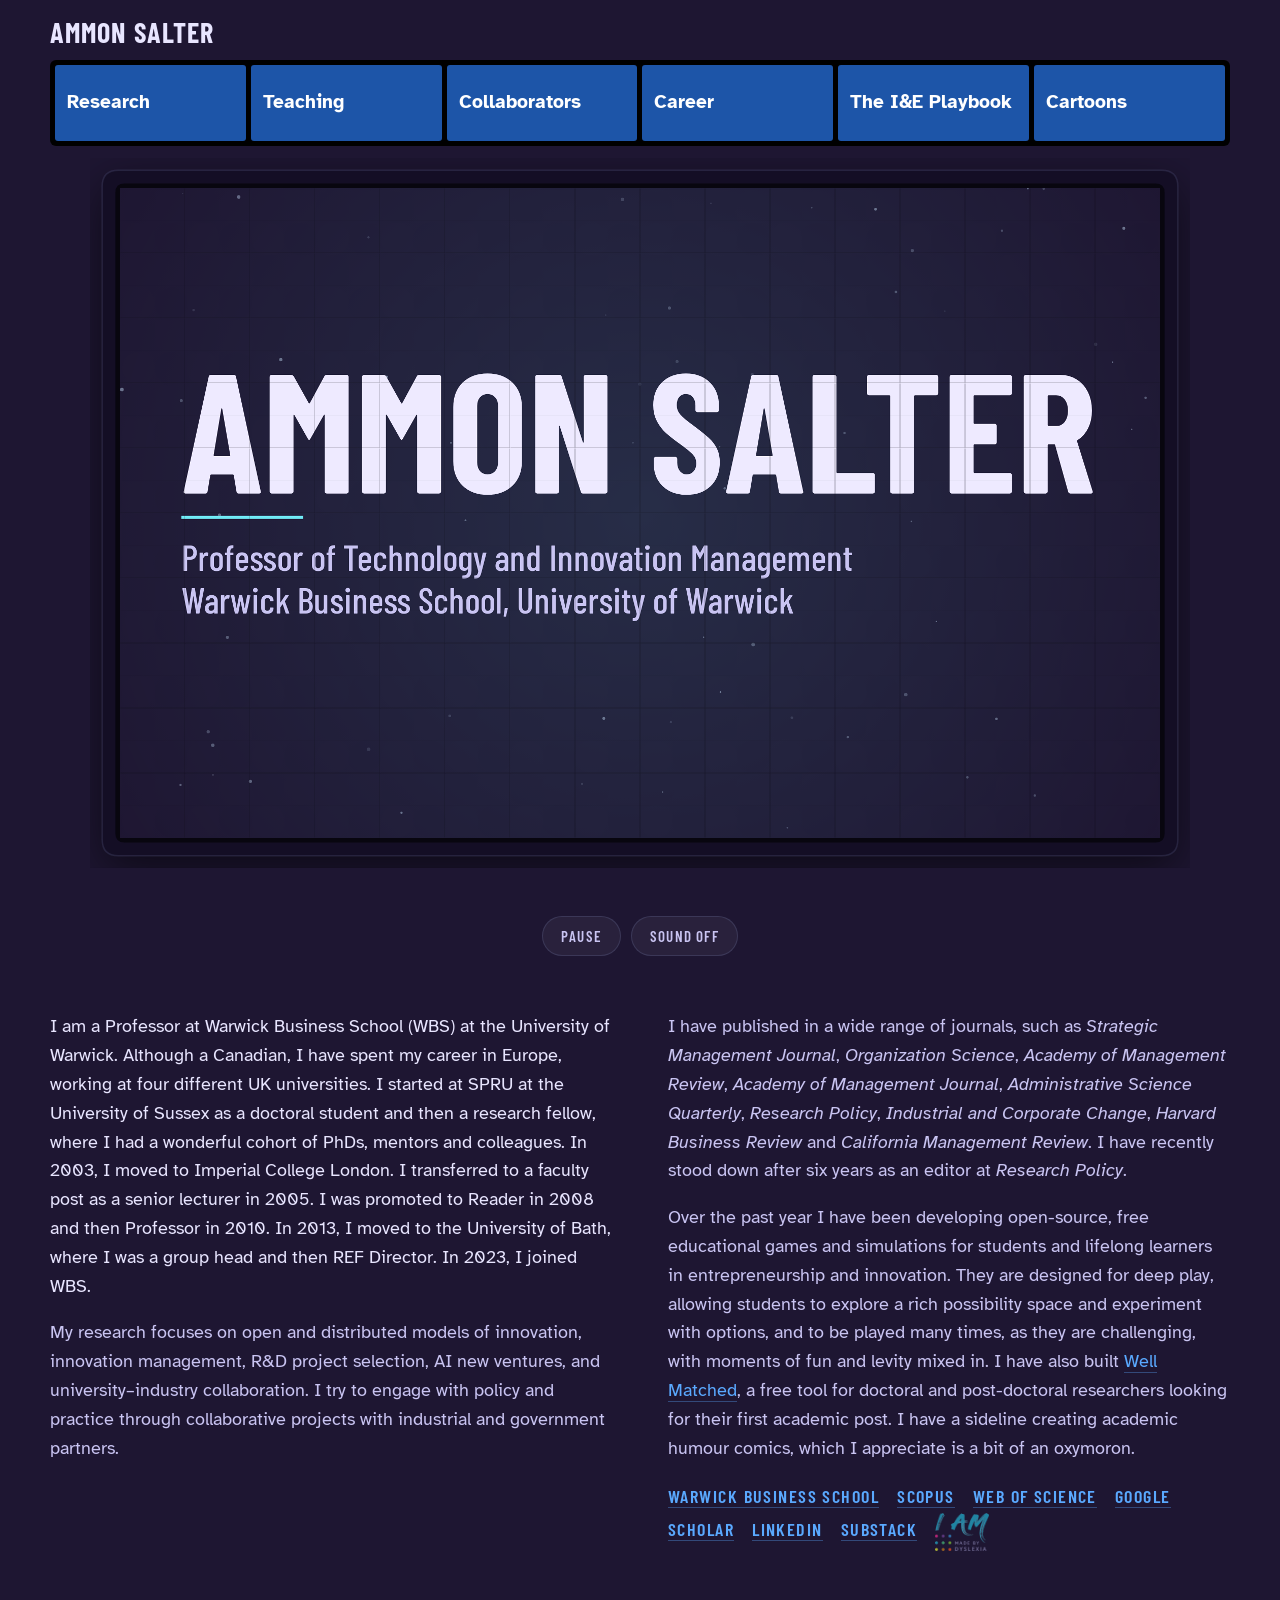
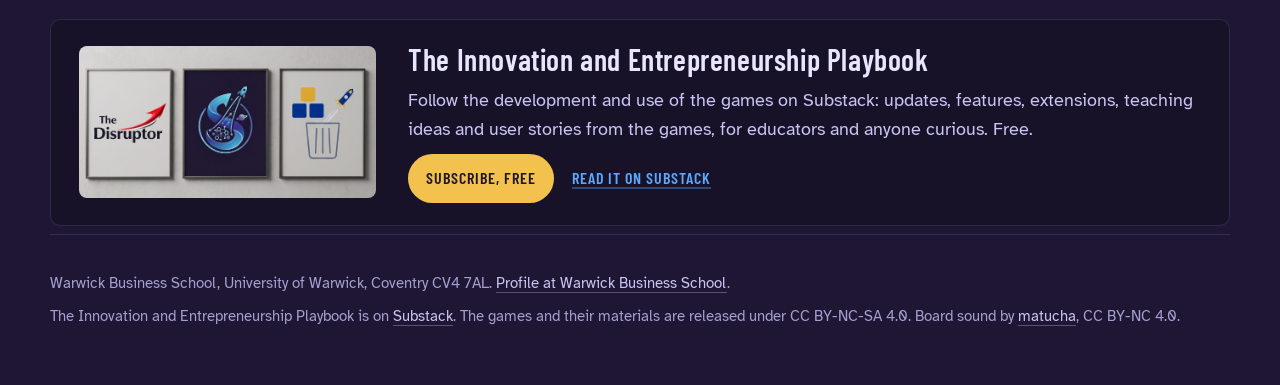
<file: index.html>
<!DOCTYPE html>
<html lang="en-GB" data-strand="research">
<head>
<meta charset="utf-8">
<meta name="viewport" content="width=device-width, initial-scale=1">
<title>Ammon Salter</title>
<meta name="description" content="Ammon Salter, Professor of Technology and Innovation Management at Warwick Business School: research on innovation, teaching, free open-source simulation games, and academic humour comics.">
<link rel="canonical" href="https://ammonsalter.org/">
<meta property="og:url" content="https://ammonsalter.org/">
<meta property="og:image" content="https://ammonsalter.org/images/playbook-posters.jpg">
<meta property="og:type" content="website">
<meta property="og:site_name" content="Ammon Salter">
<meta property="og:title" content="Ammon Salter">
<meta property="og:description" content="Ammon Salter, Professor of Technology and Innovation Management at Warwick Business School: research on innovation, teaching, free open-source simulation games, and academic humour comics.">
<meta name="twitter:card" content="summary_large_image">
<link rel="icon" href="favicon.svg" type="image/svg+xml">
<link rel="apple-touch-icon" href="apple-touch-icon.png">
<link rel="preconnect" href="https://fonts.googleapis.com">
<link rel="preconnect" href="https://fonts.gstatic.com" crossorigin>
<link href="https://fonts.googleapis.com/css2?family=Barlow+Condensed:wght@500;600;700&family=Atkinson+Hyperlegible:ital,wght@0,400;0,700;1,400&display=swap" rel="stylesheet">
<link rel="stylesheet" href="styles.css">
</head>
<body>
<header class="wrap top">
  <a class="name" href="index.html">Ammon Salter</a>
  <div class="operator">ammon <span>salter</span></div>
</header>
<nav class="wrap deps" aria-label="Pages"><div class="strip">
<a class="ncol" href="research.html">
  <div class="hd"><div class="dest">Research</div></div>
</a>
<a class="ncol" href="teaching.html">
  <div class="hd"><div class="dest">Teaching</div></div>
</a>
<a class="ncol" href="collaborators.html">
  <div class="hd"><div class="dest">Collaborators</div></div>
</a>
<a class="ncol" href="cv.html">
  <div class="hd"><div class="dest">Career</div></div>
</a>
<a class="ncol" href="games.html">
  <div class="hd"><div class="dest">The I&amp;E Playbook</div></div>
</a>
<a class="ncol" href="cartoons.html">
  <div class="hd"><div class="dest">Cartoons</div></div>
</a>
</div></nav>
<section class="wrap hero" aria-label="Split-flap board">
  <div class="boardwrap"><canvas id="wall" role="img" aria-label="A split-flap board turning through papers, books, a cartoon and the games"></canvas></div>
  <p id="caption" aria-live="polite">&nbsp;</p>
  <div class="controls">
    <button id="prev" type="button" hidden>Previous</button>
    <button id="play" type="button">Pause</button>
    <button id="next" type="button" hidden>Next</button>
    <button id="replay" type="button" hidden>Replay</button>
    <button type="button" data-sound aria-pressed="false">Sound off</button>
  </div>
</section><section class="wrap intro">
  <div>
    <p>I am a Professor at Warwick Business School (WBS) at the University of Warwick. Although a Canadian, I have spent my career in Europe, working at four different UK universities. I started at SPRU at the University of Sussex as a doctoral student and then a research fellow, where I had a wonderful cohort of PhDs, mentors and colleagues. In 2003, I moved to Imperial College London. I transferred to a faculty post as a senior lecturer in 2005. I was promoted to Reader in 2008 and then Professor in 2010. In 2013, I moved to the University of Bath, where I was a group head and then REF Director. In 2023, I joined WBS.</p>
    <p>My research focuses on open and distributed models of innovation, innovation management, R&amp;D project selection, AI new ventures, and university&ndash;industry collaboration. I try to engage with policy and practice through collaborative projects with industrial and government partners.</p>
  </div>
  <div>
    <p>I have published in a wide range of journals, such as <em>Strategic Management Journal</em>, <em>Organization Science</em>, <em>Academy of Management Review</em>, <em>Academy of Management Journal</em>, <em>Administrative Science Quarterly</em>, <em>Research Policy</em>, <em>Industrial and Corporate Change</em>, <em>Harvard Business Review</em> and <em>California Management Review</em>. I have recently stood down after six years as an editor at <em>Research Policy</em>.</p>
    <p>Over the past year I have been developing open-source, free educational games and simulations for students and lifelong learners in entrepreneurship and innovation. They are designed for deep play, allowing students to explore a rich possibility space and experiment with options, and to be played many times, as they are challenging, with moments of fun and levity mixed in. I have also built <a href="teaching.html#well-matched">Well Matched</a>, a free tool for doctoral and post-doctoral researchers looking for their first academic post. I have a sideline creating academic humour comics, which I appreciate is a bit of an oxymoron.</p>
    <p class="profiles"><a href="https://www.wbs.ac.uk/about/person/ammon-salter/">Warwick Business School</a><a href="https://www.scopus.com/authid/detail.uri?authorId=7005775452">Scopus</a><a href="https://www.webofscience.com/wos/author/record/A-9217-2010">Web of Science</a><a href="https://scholar.google.com/citations?user=g4LAp4sAAAAJ&amp;hl=en">Google Scholar</a><a href="https://www.linkedin.com/in/ammon-salter-63b3284a/">LinkedIn</a><a href="https://ieplaybook.substack.com/">Substack</a><a class="mbd" href="https://www.madebydyslexia.org/"><img src="images/i-am-made-by-dyslexia.png" alt="I am Made By Dyslexia" width="54"></a></p>
  </div>
</section><section class="wrap subscribe" aria-label="The Innovation and Entrepreneurship Playbook on Substack">
  <img class="posters" src="images/playbook-posters.jpg" alt="Three posters on a wall: The Disruptor, The Slingshot and Build, Bin, Boost" loading="lazy">
  <div class="subtext">
    <h2>The Innovation and Entrepreneurship Playbook</h2>
    <p>Follow the development and use of the games on Substack: updates, features, extensions, teaching ideas and user stories from the games, for educators and anyone curious. Free.</p>
    <p class="links"><a class="btn" href="https://ieplaybook.substack.com/subscribe">Subscribe, free</a><a href="https://ieplaybook.substack.com/">Read it on Substack</a></p>
  </div>
</section>
<script>
window.PICTURE_FRAMES = [
  { id: 'name', caption: '', text: { kind: 'name', big: 'AMMON SALTER', lines: ['Professor of Technology and Innovation Management', 'Warwick Business School, University of Warwick'], accent: '#6fe8f3' } },
  { id: 'amj2017', img: 'images/paper-amj2017.jpg', caption: 'Evaluating novelty: the role of panels in the selection of R&D projects. Academy of Management Journal, 2017' },
  { id: 'asq2020', img: 'images/paper-asq2020.jpg', caption: 'Dual networking: how collaborators network in their quest for innovation. Administrative Science Quarterly, 2020' },
  { id: 'amr2013', img: 'images/paper-amr2013.jpg', caption: 'Cui bono? The selective revealing of knowledge and its implications for innovative activity. Academy of Management Review, 2013' },
  { id: 'orgsci2014', img: 'images/paper-orgsci2014.jpg', caption: 'Going underground: bootlegging and individual innovative performance. Organization Science, 2014' },
  { id: 'rp2017', img: 'images/paper-rp2017-marriage.jpg', caption: 'Making a marriage of materials: gatekeepers and shepherds in the absorption of external knowledge. Research Policy, 2017' },
  { id: 'cmr2014', img: 'images/paper-cmr2014.jpg', caption: 'Coping with open innovation: responding to the challenges of external engagement in R&D. California Management Review, 2014' },
  { id: 'rp2015', img: 'images/paper-rp2015-triangle.jpg', caption: 'The fateful triangle: complementarities between product, process and organizational innovation. Research Policy, 2015' },
  { id: 'bjm2022', img: 'images/paper-bjm2022.jpg', caption: 'Are academics willing to forgo citations to publish in high-status journals? British Journal of Management, 2022' },
  { id: 'slingshot', img: 'images/frame-slingshot.jpg', caption: 'The Slingshot, an AI startup simulation, 2026' },
  { id: 'disruptor', img: 'images/frame-disruptor.jpg', caption: 'The Disruptor, corporate innovation at V\u00e9lox Dynamics, 2026' },
  { id: 'bbb', img: 'images/frame-bbb.jpg', caption: 'Build, Bin, Boost, R&D portfolio management at ShieldTech, 2026' },
  { id: 'playbook', img: 'images/frame-playbook.jpg', caption: 'The I&E Playbook: three simulation games, free and open source' },
  { id: 'asl', img: 'images/frame-asl.jpg', caption: 'Appropriation Strategy Lab, how firms protect and profit from innovation, 2025' },
  { id: 'boom', img: 'images/frame-boom.jpg', caption: 'Boom or Bust, an innovation prediction exercise, 2026' },
  { id: 'botdeck', img: 'images/frame-botdeck.jpg', caption: 'The Bot Deck, a set of cards on generative AI at work, 2026' },
  { id: 'oi', img: 'images/frame-oi.jpg', caption: 'Open for Innovation, a trading and negotiation board game of open innovation, 2026' }
];
</script><footer class="wrap">
  <p class="soundrow"><button type="button" data-sound aria-pressed="false">Sound off</button></p>
  <p>Warwick Business School, University of Warwick, Coventry CV4 7AL. <a href="https://www.wbs.ac.uk/about/person/ammon-salter/">Profile at Warwick Business School</a>.</p>
  <p>The Innovation and Entrepreneurship Playbook is on <a href="https://ieplaybook.substack.com/">Substack</a>. The games and their materials are released under CC BY-NC-SA 4.0. Board sound by <a href="https://freesound.org/s/174056/">matucha</a>, CC BY-NC 4.0.</p>
</footer>
<script src="sounds.js"></script>
<script src="solari.js"></script>
</body>
</html>
</file>
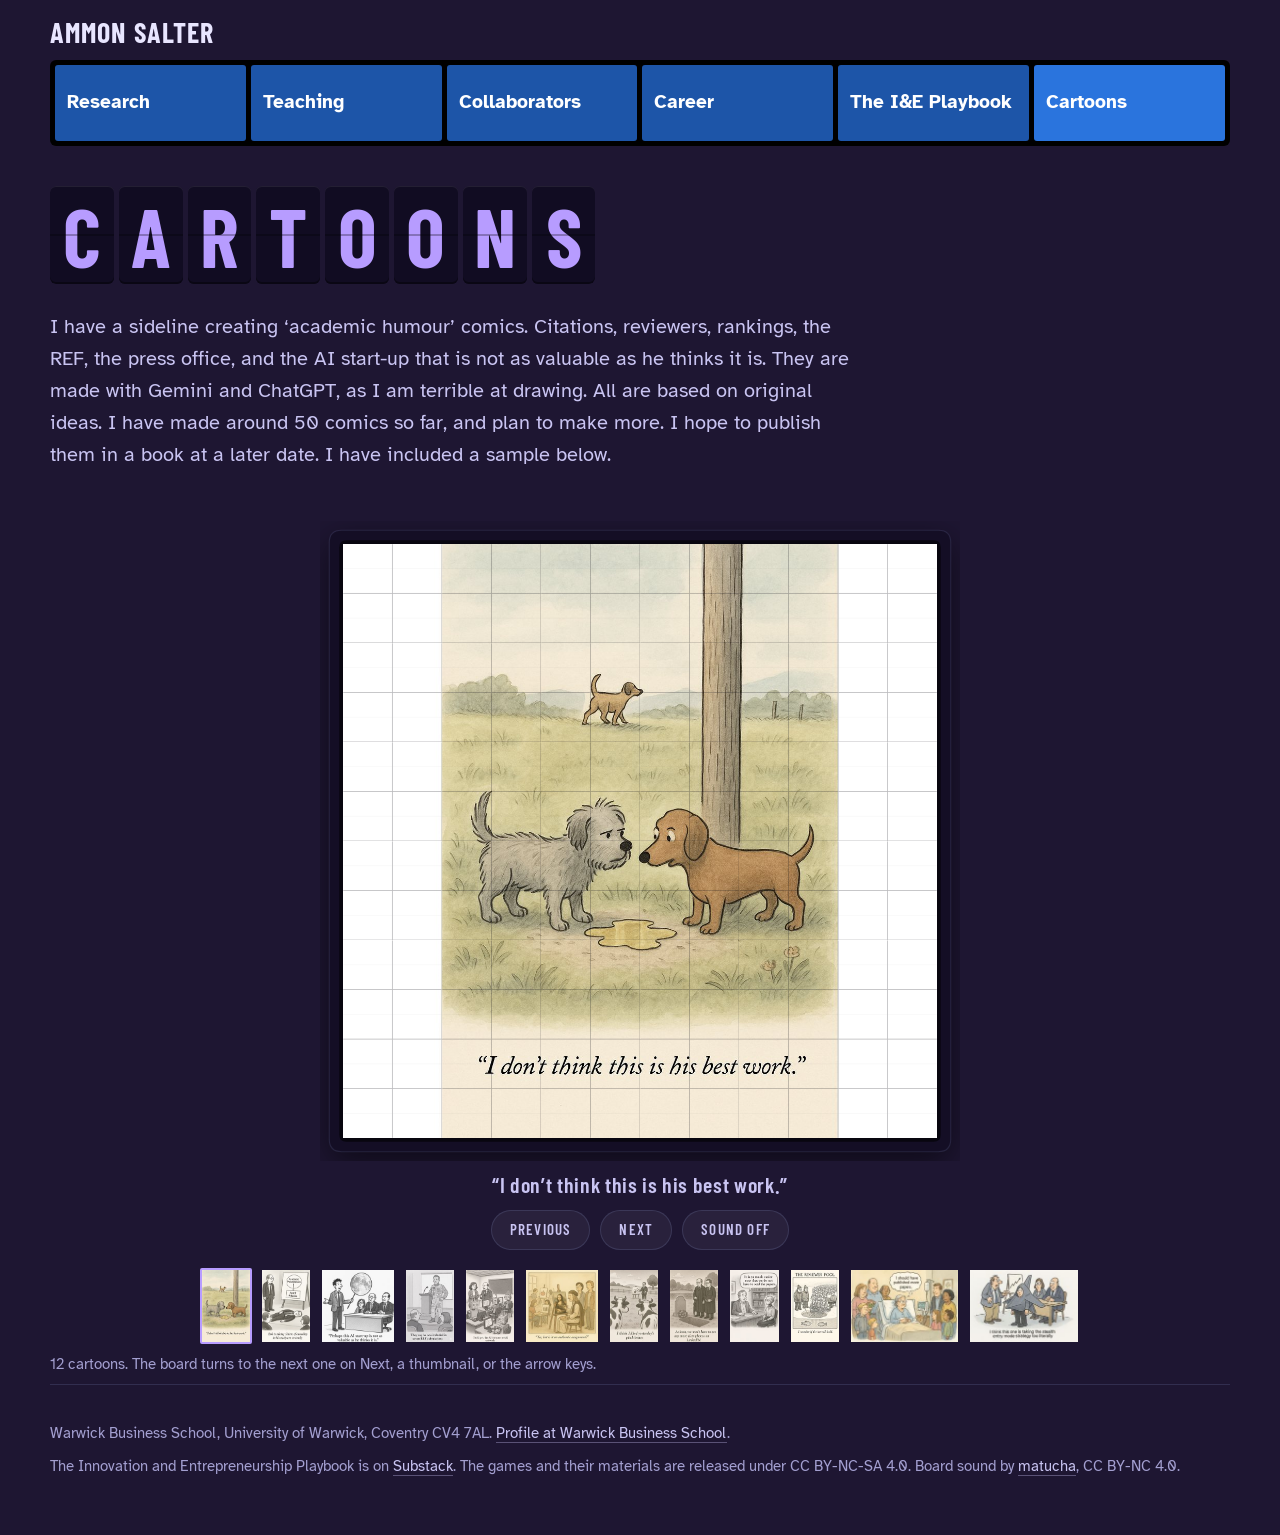
<file: cartoons.html>
<!DOCTYPE html>
<html lang="en-GB" data-strand="cartoons">
<head>
<meta charset="utf-8">
<meta name="viewport" content="width=device-width, initial-scale=1">
<title>Cartoons, Ammon Salter</title>
<meta name="description" content="Academic humour comics by Ammon Salter.">
<link rel="canonical" href="https://ammonsalter.org/cartoons.html">
<meta property="og:url" content="https://ammonsalter.org/cartoons.html">
<meta property="og:image" content="https://ammonsalter.org/images/playbook-posters.jpg">
<meta property="og:type" content="website">
<meta property="og:site_name" content="Ammon Salter">
<meta property="og:title" content="Cartoons, Ammon Salter">
<meta property="og:description" content="Academic humour comics by Ammon Salter.">
<meta name="twitter:card" content="summary_large_image">
<link rel="icon" href="favicon.svg" type="image/svg+xml">
<link rel="apple-touch-icon" href="apple-touch-icon.png">
<link rel="preconnect" href="https://fonts.googleapis.com">
<link rel="preconnect" href="https://fonts.gstatic.com" crossorigin>
<link href="https://fonts.googleapis.com/css2?family=Barlow+Condensed:wght@500;600;700&family=Atkinson+Hyperlegible:ital,wght@0,400;0,700;1,400&display=swap" rel="stylesheet">
<link rel="stylesheet" href="styles.css">
</head>
<body>
<header class="wrap top">
  <a class="name" href="index.html">Ammon Salter</a>
  <div class="operator">ammon <span>salter</span></div>
</header>
<nav class="wrap deps" aria-label="Pages"><div class="strip">
<a class="ncol" href="research.html">
  <div class="hd"><div class="dest">Research</div></div>
</a>
<a class="ncol" href="teaching.html">
  <div class="hd"><div class="dest">Teaching</div></div>
</a>
<a class="ncol" href="collaborators.html">
  <div class="hd"><div class="dest">Collaborators</div></div>
</a>
<a class="ncol" href="cv.html">
  <div class="hd"><div class="dest">Career</div></div>
</a>
<a class="ncol" href="games.html">
  <div class="hd"><div class="dest">The I&amp;E Playbook</div></div>
</a>
<a class="ncol here" href="cartoons.html" aria-current="page">
  <div class="hd"><div class="dest">Cartoons</div></div>
</a>
</div></nav>
<section class="wrap head">
  <h1 class="solari title" aria-label="CARTOONS"><div class="row" data-cells="8"><span>CARTOONS</span></div></h1>
  <p class="lede">I have a sideline creating &lsquo;academic humour&rsquo; comics. Citations, reviewers, rankings, the REF, the press office, and the AI start-up that is not as valuable as he thinks it is. They are made with Gemini and ChatGPT, as I am terrible at drawing. All are based on original ideas. I have made around 50 comics so far, and plan to make more. I hope to publish them in a book at a later date. I have included a sample below.</p>
</section>
<main class="wrap">
  <section class="hero viewer" aria-label="Cartoon viewer">
    <div class="boardwrap"><canvas id="wall" role="img" aria-label="A split-flap board showing one cartoon at a time"></canvas></div>
    <p id="caption" aria-live="polite">&nbsp;</p>
    <div class="controls">
      <button id="prev" type="button">Previous</button>
      <button id="play" type="button" hidden>Pause</button>
      <button id="next" type="button">Next</button>
      <button id="replay" type="button" hidden>Replay</button>
      <button type="button" data-sound aria-pressed="false">Sound off</button>
    </div>
    <div class="thumbs" aria-label="Choose a cartoon">
<button type="button" data-frame="0" aria-current="true"><img src="images/thumb-dogs.jpg" alt="“I don’t think this is his best work.”"></button>
<button type="button" data-frame="1" aria-current="false"><img src="images/thumb-causality.jpg" alt="Bob is taking claims of causality in his study too seriously"></button>
<button type="button" data-frame="2" aria-current="false"><img src="images/thumb-moon.jpg" alt="“Perhaps this AI start-up is not as valuable as he thinks it is.”"></button>
<button type="button" data-frame="3" aria-current="false"><img src="images/thumb-refman.jpg" alt="They say he was included in seven REF submissions"></button>
<button type="button" data-frame="4" aria-current="false"><img src="images/thumb-aidetector.jpg" alt="I told you the AI detector would not work."></button>
<button type="button" data-frame="5" aria-current="false"><img src="images/thumb-authentic.jpg" alt="“Yes, but is it an authentic assignment?”"></button>
<button type="button" data-frame="6" aria-current="false"><img src="images/thumb-cows.jpg" alt="I think I liked yesterday’s pitch better"></button>
<button type="button" data-frame="7" aria-current="false"><img src="images/thumb-grave.jpg" alt="At least, we won’t have to see any more class photos on LinkedIn."></button>
<button type="button" data-frame="8" aria-current="false"><img src="images/thumb-readpapers.jpg" alt="It is so much easier now that we do not have to read the papers."></button>
<button type="button" data-frame="9" aria-current="false"><img src="images/thumb-reviewerpool.jpg" alt="The Reviewer Pool: I wonder if the ice will hold."></button>
<button type="button" data-frame="10" aria-current="false"><img src="images/thumb-morepapers.jpg" alt="I should have published more papers."></button>
<button type="button" data-frame="11" aria-current="false"><img src="images/thumb-stealth.jpg" alt="I think this one is taking the stealth entry mode strategy too literally"></button>
    </div>
    <p class="boardnote">12 cartoons. The board turns to the next one on Next, a thumbnail, or the arrow keys.</p>
  </section>
</main>
<script>
window.BOARD_MANUAL = true; window.BOARD_SHAPE = { cols: 12, rows: 12 }; window.BOARD_MAXW = 640;
window.PICTURE_FRAMES = [
  { id: 'dogs', img: 'images/cartoon-dogs.jpg', caption: "“I don’t think this is his best work.”" },
  { id: 'causality', img: 'images/cartoon-causality.jpg', caption: "Bob is taking claims of causality in his study too seriously" },
  { id: 'moon', img: 'images/cartoon-moon.jpg', caption: "“Perhaps this AI start-up is not as valuable as he thinks it is.”" },
  { id: 'refman', img: 'images/cartoon-refman.jpg', caption: "They say he was included in seven REF submissions" },
  { id: 'aidetector', img: 'images/cartoon-aidetector.jpg', caption: "I told you the AI detector would not work." },
  { id: 'authentic', img: 'images/cartoon-authentic.jpg', caption: "“Yes, but is it an authentic assignment?”" },
  { id: 'cows', img: 'images/cartoon-cows.jpg', caption: "I think I liked yesterday’s pitch better" },
  { id: 'grave', img: 'images/cartoon-grave.jpg', caption: "At least, we won’t have to see any more class photos on LinkedIn." },
  { id: 'readpapers', img: 'images/cartoon-readpapers.jpg', caption: "It is so much easier now that we do not have to read the papers." },
  { id: 'reviewerpool', img: 'images/cartoon-reviewerpool.jpg', caption: "The Reviewer Pool: I wonder if the ice will hold." },
  { id: 'morepapers', img: 'images/cartoon-morepapers.jpg', caption: "I should have published more papers." },
  { id: 'stealth', img: 'images/cartoon-stealth.jpg', caption: "I think this one is taking the stealth entry mode strategy too literally" }
];
</script>
<footer class="wrap">
  <p class="soundrow"><button type="button" data-sound aria-pressed="false">Sound off</button></p>
  <p>Warwick Business School, University of Warwick, Coventry CV4 7AL. <a href="https://www.wbs.ac.uk/about/person/ammon-salter/">Profile at Warwick Business School</a>.</p>
  <p>The Innovation and Entrepreneurship Playbook is on <a href="https://ieplaybook.substack.com/">Substack</a>. The games and their materials are released under CC BY-NC-SA 4.0. Board sound by <a href="https://freesound.org/s/174056/">matucha</a>, CC BY-NC 4.0.</p>
</footer>
<script src="sounds.js"></script>
<script src="solari.js"></script>
</body>
</html>
</file>
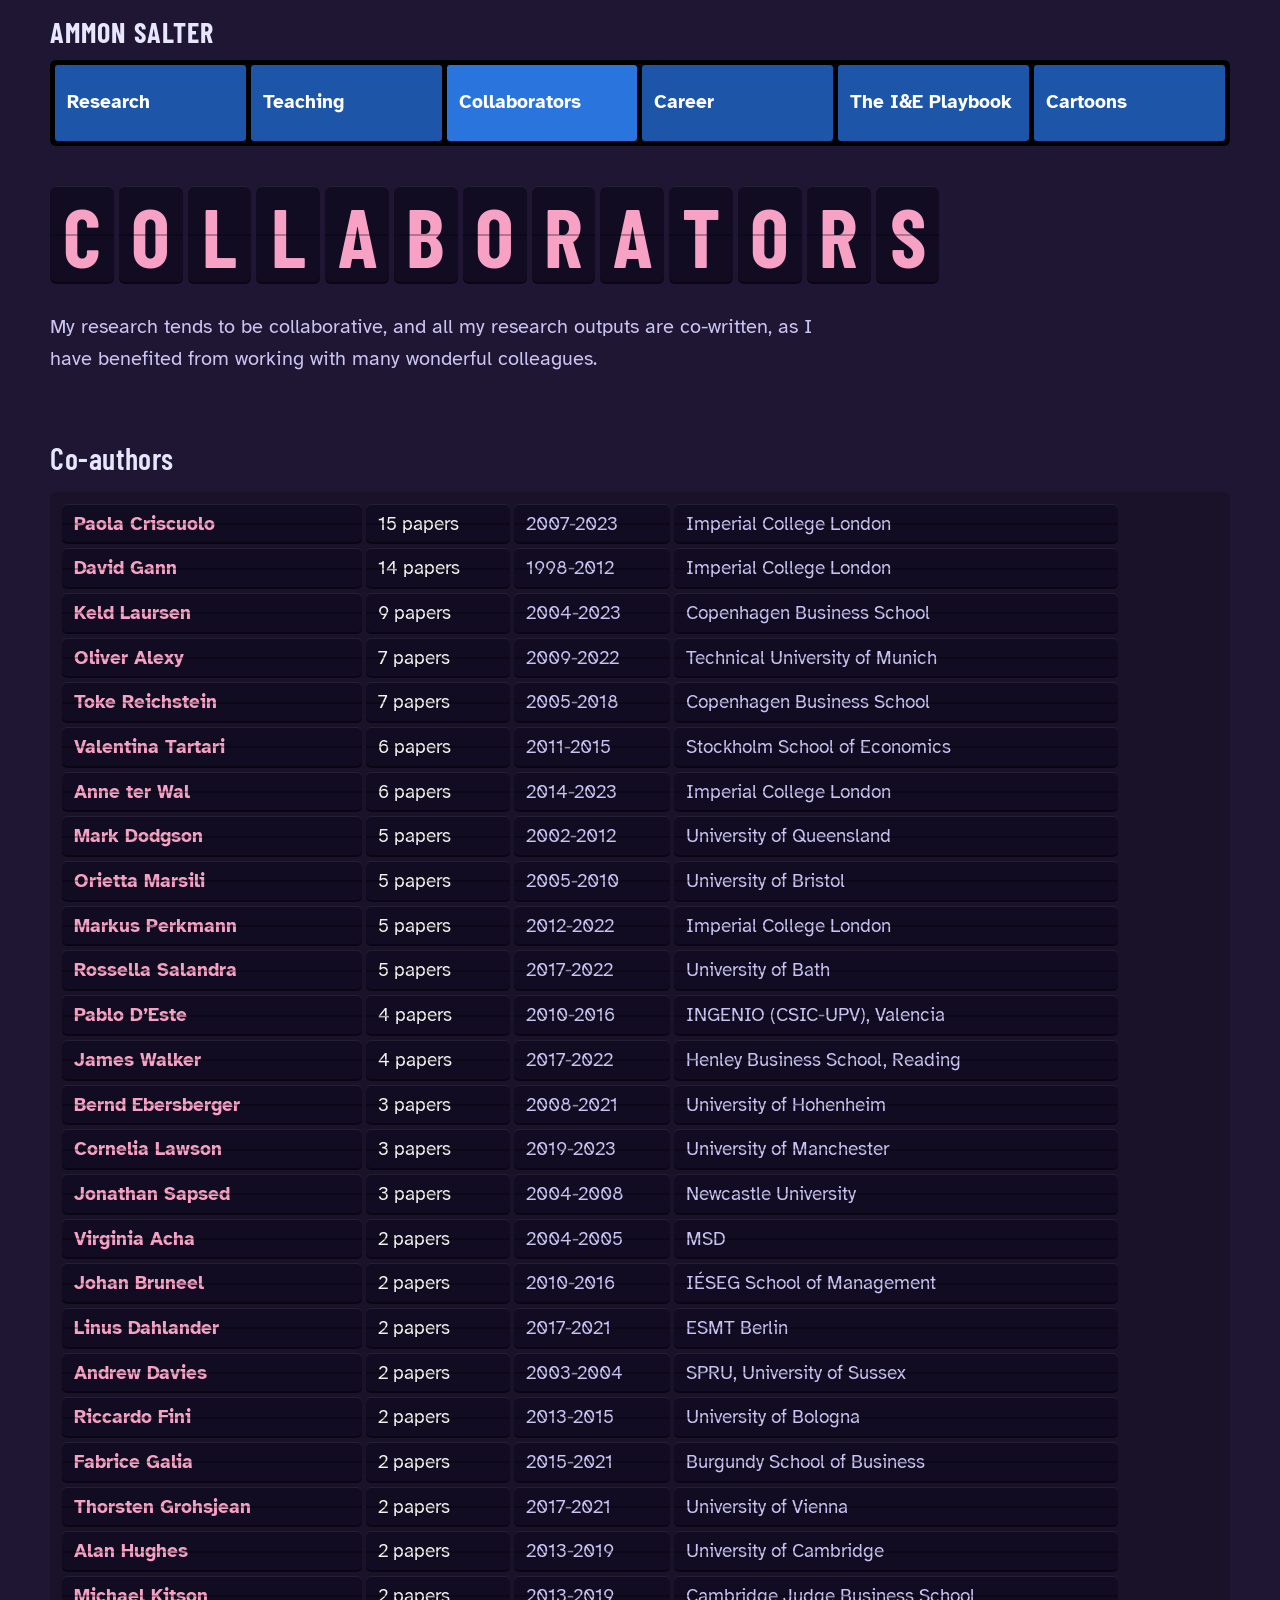
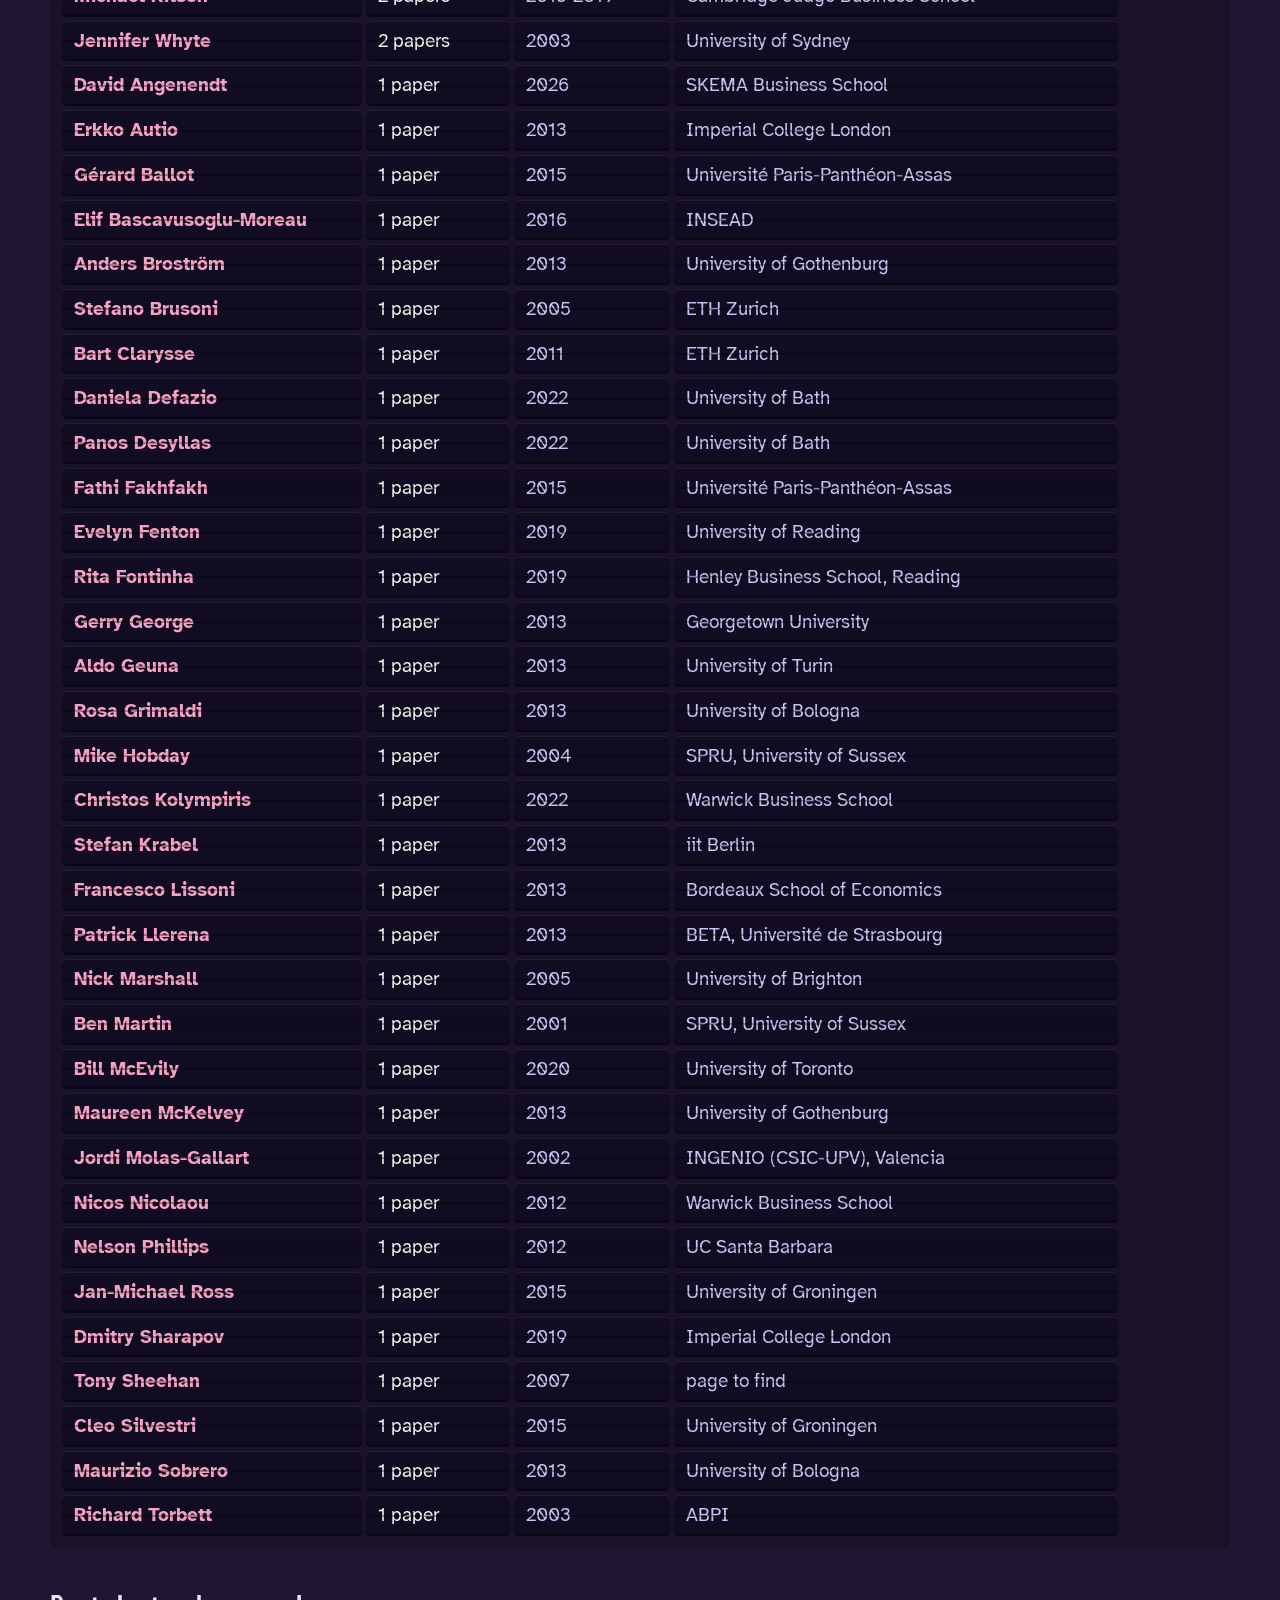
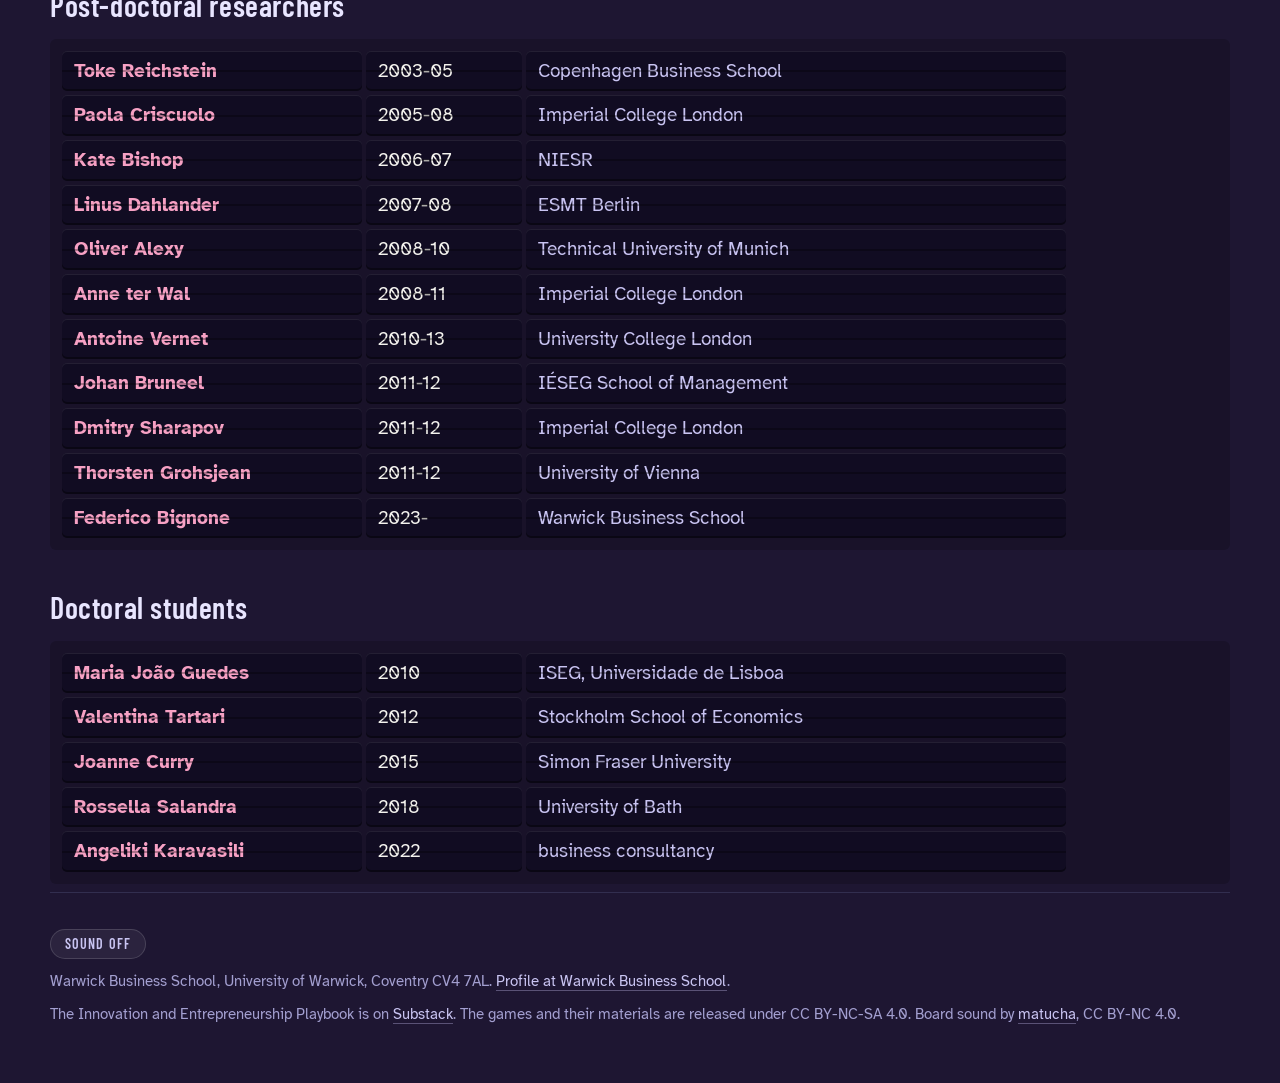
<file: collaborators.html>
<!DOCTYPE html>
<html lang="en-GB" data-strand="collaborators">
<head>
<meta charset="utf-8">
<meta name="viewport" content="width=device-width, initial-scale=1">
<title>Collaborators, Ammon Salter</title>
<meta name="description" content="The co-authors, post-doctoral researchers and doctoral students Ammon Salter has worked with.">
<link rel="canonical" href="https://ammonsalter.org/collaborators.html">
<meta property="og:url" content="https://ammonsalter.org/collaborators.html">
<meta property="og:image" content="https://ammonsalter.org/images/playbook-posters.jpg">
<meta property="og:type" content="website">
<meta property="og:site_name" content="Ammon Salter">
<meta property="og:title" content="Collaborators, Ammon Salter">
<meta property="og:description" content="The co-authors, post-doctoral researchers and doctoral students Ammon Salter has worked with.">
<meta name="twitter:card" content="summary_large_image">
<link rel="icon" href="favicon.svg" type="image/svg+xml">
<link rel="apple-touch-icon" href="apple-touch-icon.png">
<link rel="preconnect" href="https://fonts.googleapis.com">
<link rel="preconnect" href="https://fonts.gstatic.com" crossorigin>
<link href="https://fonts.googleapis.com/css2?family=Barlow+Condensed:wght@500;600;700&family=Atkinson+Hyperlegible:ital,wght@0,400;0,700;1,400&display=swap" rel="stylesheet">
<link rel="stylesheet" href="styles.css">
</head>
<body>
<header class="wrap top">
  <a class="name" href="index.html">Ammon Salter</a>
  <div class="operator">ammon <span>salter</span></div>
</header>
<nav class="wrap deps" aria-label="Pages"><div class="strip">
<a class="ncol" href="research.html">
  <div class="hd"><div class="dest">Research</div></div>
</a>
<a class="ncol" href="teaching.html">
  <div class="hd"><div class="dest">Teaching</div></div>
</a>
<a class="ncol here" href="collaborators.html" aria-current="page">
  <div class="hd"><div class="dest">Collaborators</div></div>
</a>
<a class="ncol" href="cv.html">
  <div class="hd"><div class="dest">Career</div></div>
</a>
<a class="ncol" href="games.html">
  <div class="hd"><div class="dest">The I&amp;E Playbook</div></div>
</a>
<a class="ncol" href="cartoons.html">
  <div class="hd"><div class="dest">Cartoons</div></div>
</a>
</div></nav>
<section class="wrap head">
  <h1 class="solari title" aria-label="COLLABORATORS"><div class="row" data-cells="13"><span>COLLABORATORS</span></div></h1>
  <p class="lede">My research tends to be collaborative, and all my research outputs are co-written, as I have benefited from working with many wonderful colleagues.</p>
</section>
<main class="wrap">

  <h2>Co-authors</h2>
  <div class="solari" aria-label="Co-authors">
<div class="row" data-cells="22,9,10,34" data-href="https://profiles.imperial.ac.uk/p.criscuolo"><span>Paola Criscuolo</span><span>15 papers</span><span>2007-2023</span><span>Imperial College London</span></div>
<div class="row" data-cells="22,9,10,34" data-href="https://profiles.imperial.ac.uk/d.gann"><span>David Gann</span><span>14 papers</span><span>1998-2012</span><span>Imperial College London</span></div>
<div class="row" data-cells="22,9,10,34" data-href="https://www.cbs.dk/en/research/departments/department-strategy-and-innovation/keld-laursen"><span>Keld Laursen</span><span>9 papers</span><span>2004-2023</span><span>Copenhagen Business School</span></div>
<div class="row" data-cells="22,9,10,34" data-href="https://www.professoren.tum.de/en/alexy-oliver"><span>Oliver Alexy</span><span>7 papers</span><span>2009-2022</span><span>Technical University of Munich</span></div>
<div class="row" data-cells="22,9,10,34" data-href="https://www.cbs.dk/en/research/departments/department-strategy-and-innovation/toke-reichstein"><span>Toke Reichstein</span><span>7 papers</span><span>2005-2018</span><span>Copenhagen Business School</span></div>
<div class="row" data-cells="22,9,10,34" data-href="https://research.hhs.se/esploro/profile/valentina_tartari"><span>Valentina Tartari</span><span>6 papers</span><span>2011-2015</span><span>Stockholm School of Economics</span></div>
<div class="row" data-cells="22,9,10,34" data-href="https://profiles.imperial.ac.uk/a.terwal"><span>Anne ter Wal</span><span>6 papers</span><span>2014-2023</span><span>Imperial College London</span></div>
<div class="row" data-cells="22,9,10,34" data-href="https://www.markdodgson.org/"><span>Mark Dodgson</span><span>5 papers</span><span>2002-2012</span><span>University of Queensland</span></div>
<div class="row" data-cells="22,9,10,34" data-href="https://www.bristol.ac.uk/people/person/Orietta-Marsili-5bf31de9-9898-461e-abac-ccd02802fb95/"><span>Orietta Marsili</span><span>5 papers</span><span>2005-2010</span><span>University of Bristol</span></div>
<div class="row" data-cells="22,9,10,34" data-href="https://profiles.imperial.ac.uk/m.perkmann"><span>Markus Perkmann</span><span>5 papers</span><span>2012-2022</span><span>Imperial College London</span></div>
<div class="row" data-cells="22,9,10,34" data-href="https://researchportal.bath.ac.uk/en/persons/rossella-salandra/"><span>Rossella Salandra</span><span>5 papers</span><span>2017-2022</span><span>University of Bath</span></div>
<div class="row" data-cells="22,9,10,34" data-href="https://www.ingenio.upv.es/en/people/pablo-deste?page=1"><span>Pablo D’Este</span><span>4 papers</span><span>2010-2016</span><span>INGENIO (CSIC-UPV), Valencia</span></div>
<div class="row" data-cells="22,9,10,34" data-href="https://www.henley.ac.uk/people/prof-james-t-walker"><span>James Walker</span><span>4 papers</span><span>2017-2022</span><span>Henley Business School, Reading</span></div>
<div class="row" data-cells="22,9,10,34" data-href="https://innovation.uni-hohenheim.de/en/109671-en"><span>Bernd Ebersberger</span><span>3 papers</span><span>2008-2021</span><span>University of Hohenheim</span></div>
<div class="row" data-cells="22,9,10,34" data-href="https://research.manchester.ac.uk/en/persons/cornelia-lawson"><span>Cornelia Lawson</span><span>3 papers</span><span>2019-2023</span><span>University of Manchester</span></div>
<div class="row" data-cells="22,9,10,34" data-href="https://www.ncl.ac.uk/business/people/profile/jonathansapsed.html"><span>Jonathan Sapsed</span><span>3 papers</span><span>2004-2008</span><span>Newcastle University</span></div>
<div class="row" data-cells="22,9,10,34" data-href="https://www.linkedin.com/in/virginiaacha/"><span>Virginia Acha</span><span>2 papers</span><span>2004-2005</span><span>MSD</span></div>
<div class="row" data-cells="22,9,10,34" data-href="https://www.ieseg.fr/en/faculty-and-research/professor/?id=3016"><span>Johan Bruneel</span><span>2 papers</span><span>2010-2016</span><span>IÉSEG School of Management</span></div>
<div class="row" data-cells="22,9,10,34" data-href="https://esmt.berlin/index%2Ephp/node/7759"><span>Linus Dahlander</span><span>2 papers</span><span>2017-2021</span><span>ESMT Berlin</span></div>
<div class="row" data-cells="22,9,10,34" data-href="https://www.sussex.ac.uk/business-school/people-and-departments/spru/people/person/666"><span>Andrew Davies</span><span>2 papers</span><span>2003-2004</span><span>SPRU, University of Sussex</span></div>
<div class="row" data-cells="22,9,10,34" data-href="https://unibo.it/sitoweb/riccardo.fini/en"><span>Riccardo Fini</span><span>2 papers</span><span>2013-2015</span><span>University of Bologna</span></div>
<div class="row" data-cells="22,9,10,34" data-href="https://scholar.google.fr/citations?user=pf4S1CQAAAAJ&hl=fr"><span>Fabrice Galia</span><span>2 papers</span><span>2015-2021</span><span>Burgundy School of Business</span></div>
<div class="row" data-cells="22,9,10,34" data-href="https://www.univie.ac.at/aktuelles/neue-professuren/detail/grohsjean-thorsten"><span>Thorsten Grohsjean</span><span>2 papers</span><span>2017-2021</span><span>University of Vienna</span></div>
<div class="row" data-cells="22,9,10,34" data-href="https://www.jbs.cam.ac.uk/faculty-research/fellows-associates/alan-hughes/"><span>Alan Hughes</span><span>2 papers</span><span>2013-2019</span><span>University of Cambridge</span></div>
<div class="row" data-cells="22,9,10,34" data-href="https://www.jbs.cam.ac.uk/faculty-research/faculty-a-z/michael-kitson/"><span>Michael Kitson</span><span>2 papers</span><span>2013-2019</span><span>Cambridge Judge Business School</span></div>
<div class="row" data-cells="22,9,10,34" data-href="https://project-leadership-eng.sydney.edu.au/?p=1045"><span>Jennifer Whyte</span><span>2 papers</span><span>2003</span><span>University of Sydney</span></div>
<div class="row" data-cells="22,9,10,34" data-href="https://www.skema.edu/en/faculty-and-research/professors/david-angenendt"><span>David Angenendt</span><span>1 paper</span><span>2026</span><span>SKEMA Business School</span></div>
<div class="row" data-cells="22,9,10,34" data-href="https://profiles.imperial.ac.uk/erkko.autio"><span>Erkko Autio</span><span>1 paper</span><span>2013</span><span>Imperial College London</span></div>
<div class="row" data-cells="22,9,10,34" data-href="https://www.assas-universite.fr/fr/universite/contacts/enseignants-chercheurs/B"><span>Gérard Ballot</span><span>1 paper</span><span>2015</span><span>Université Paris-Panthéon-Assas</span></div>
<div class="row" data-cells="22,9,10,34" data-href="https://knowledge.insead.edu/users/drelif"><span>Elif Bascavusoglu-Moreau</span><span>1 paper</span><span>2016</span><span>INSEAD</span></div>
<div class="row" data-cells="22,9,10,34" data-href="https://www.gu.se/en/about/find-staff/andersbrostrom"><span>Anders Broström</span><span>1 paper</span><span>2013</span><span>University of Gothenburg</span></div>
<div class="row" data-cells="22,9,10,34" data-href="https://istp.ethz.ch/people/person-detail.sbrusoni.html"><span>Stefano Brusoni</span><span>1 paper</span><span>2005</span><span>ETH Zurich</span></div>
<div class="row" data-cells="22,9,10,34" data-href="https://profiles.imperial.ac.uk/b.clarysse"><span>Bart Clarysse</span><span>1 paper</span><span>2011</span><span>ETH Zurich</span></div>
<div class="row" data-cells="22,9,10,34" data-href="https://researchportal.bath.ac.uk/en/persons/daniela-defazio"><span>Daniela Defazio</span><span>1 paper</span><span>2022</span><span>University of Bath</span></div>
<div class="row" data-cells="22,9,10,34" data-href="https://researchportal.bath.ac.uk/en/persons/panos-desyllas/"><span>Panos Desyllas</span><span>1 paper</span><span>2022</span><span>University of Bath</span></div>
<div class="row" data-cells="22,9,10,34" data-href="https://cfp.assas-universite.fr/fr/node/273"><span>Fathi Fakhfakh</span><span>1 paper</span><span>2015</span><span>Université Paris-Panthéon-Assas</span></div>
<div class="row" data-cells="22,9,10,34" data-href="https://scholar.google.co.uk/citations?user=iAuR2rIAAAAJ&hl=en"><span>Evelyn Fenton</span><span>1 paper</span><span>2019</span><span>University of Reading</span></div>
<div class="row" data-cells="22,9,10,34" data-href="https://www.henley.ac.uk/people/person/ritafontinha"><span>Rita Fontinha</span><span>1 paper</span><span>2019</span><span>Henley Business School, Reading</span></div>
<div class="row" data-cells="22,9,10,34" data-href="https://msb.georgetown.edu/profiles/gerry-george/"><span>Gerry George</span><span>1 paper</span><span>2013</span><span>Georgetown University</span></div>
<div class="row" data-cells="22,9,10,34" data-href="https://sites.carloalberto.org/geuna/index.html"><span>Aldo Geuna</span><span>1 paper</span><span>2013</span><span>University of Turin</span></div>
<div class="row" data-cells="22,9,10,34" data-href="https://www.unibo.it/sitoweb/rosa.grimaldi/en"><span>Rosa Grimaldi</span><span>1 paper</span><span>2013</span><span>University of Bologna</span></div>
<div class="row" data-cells="22,9,10,34" data-href="https://scholar.google.com/citations?user=bvHnTcoAAAAJ&hl=en"><span>Mike Hobday</span><span>1 paper</span><span>2004</span><span>SPRU, University of Sussex</span></div>
<div class="row" data-cells="22,9,10,34" data-href="https://www.wbs.ac.uk/about/person/christos-kolympiris"><span>Christos Kolympiris</span><span>1 paper</span><span>2022</span><span>Warwick Business School</span></div>
<div class="row" data-cells="22,9,10,34" data-href="https://www.iit-berlin.de/en/experte/stefan-krabel-en/"><span>Stefan Krabel</span><span>1 paper</span><span>2013</span><span>iit Berlin</span></div>
<div class="row" data-cells="22,9,10,34" data-href="https://www.bse.u-bordeaux.fr/membres/francesco-lissoni/"><span>Francesco Lissoni</span><span>1 paper</span><span>2013</span><span>Bordeaux School of Economics</span></div>
<div class="row" data-cells="22,9,10,34" data-href="https://www.beta-economics.fr/annuaire/61/llerena_patrick"><span>Patrick Llerena</span><span>1 paper</span><span>2013</span><span>BETA, Université de Strasbourg</span></div>
<div class="row" data-cells="22,9,10,34" data-href="https://research.brighton.ac.uk/en/persons/nick-marshall"><span>Nick Marshall</span><span>1 paper</span><span>2005</span><span>University of Brighton</span></div>
<div class="row" data-cells="22,9,10,34" data-href="https://www.sussex.ac.uk/spru/people/lists/person/2497"><span>Ben Martin</span><span>1 paper</span><span>2001</span><span>SPRU, University of Sussex</span></div>
<div class="row" data-cells="22,9,10,34" data-href="https://rotman.utoronto.ca/FacultyAndResearch/Faculty/FacultyBios/McEvily"><span>Bill McEvily</span><span>1 paper</span><span>2020</span><span>University of Toronto</span></div>
<div class="row" data-cells="22,9,10,34" data-href="https://gu.se/en/about/find-staff/maureenmckelvey"><span>Maureen McKelvey</span><span>1 paper</span><span>2013</span><span>University of Gothenburg</span></div>
<div class="row" data-cells="22,9,10,34" data-href="https://www.ingenio.upv.es/es/personas/jordi-molas-gallart?page=1"><span>Jordi Molas-Gallart</span><span>1 paper</span><span>2002</span><span>INGENIO (CSIC-UPV), Valencia</span></div>
<div class="row" data-cells="22,9,10,34" data-href="https://www.wbs.ac.uk/about/person/nicos-nicolaou/"><span>Nicos Nicolaou</span><span>1 paper</span><span>2012</span><span>Warwick Business School</span></div>
<div class="row" data-cells="22,9,10,34" data-href="https://www.engineering.ucsb.edu/people/nelson-phillips-0"><span>Nelson Phillips</span><span>1 paper</span><span>2012</span><span>UC Santa Barbara</span></div>
<div class="row" data-cells="22,9,10,34" data-href="https://www.rug.nl/staff/j.ross/"><span>Jan-Michael Ross</span><span>1 paper</span><span>2015</span><span>University of Groningen</span></div>
<div class="row" data-cells="22,9,10,34" data-href="https://profiles.imperial.ac.uk/dmitry.sharapov"><span>Dmitry Sharapov</span><span>1 paper</span><span>2019</span><span>Imperial College London</span></div>
<div class="row" data-cells="22,9,10,34"><span>Tony Sheehan</span><span>1 paper</span><span>2007</span><span>page to find</span></div>
<div class="row" data-cells="22,9,10,34" data-href="https://www.rug.nl/staff/c.silvestri/"><span>Cleo Silvestri</span><span>1 paper</span><span>2015</span><span>University of Groningen</span></div>
<div class="row" data-cells="22,9,10,34" data-href="https://www.unibo.it/sitoweb/maurizio.sobrero"><span>Maurizio Sobrero</span><span>1 paper</span><span>2013</span><span>University of Bologna</span></div>
<div class="row" data-cells="22,9,10,34" data-href="https://www.abpi.org.uk/leadership-team/dr-richard-torbett-mbe/"><span>Richard Torbett</span><span>1 paper</span><span>2003</span><span>ABPI</span></div>
  </div>

  <h2>Post-doctoral researchers</h2>
  <div class="solari" aria-label="Post-doctoral researchers">
<div class="row" data-cells="22,10,42" data-href="https://www.cbs.dk/en/research/departments/department-strategy-and-innovation/toke-reichstein"><span>Toke Reichstein</span><span>2003-05</span><span>Copenhagen Business School</span></div>
<div class="row" data-cells="22,10,42" data-href="https://profiles.imperial.ac.uk/p.criscuolo"><span>Paola Criscuolo</span><span>2005-08</span><span>Imperial College London</span></div>
<div class="row" data-cells="22,10,42"><span>Kate Bishop</span><span>2006-07</span><span>NIESR</span></div>
<div class="row" data-cells="22,10,42" data-href="https://esmt.berlin/index%2Ephp/node/7759"><span>Linus Dahlander</span><span>2007-08</span><span>ESMT Berlin</span></div>
<div class="row" data-cells="22,10,42" data-href="https://www.professoren.tum.de/en/alexy-oliver"><span>Oliver Alexy</span><span>2008-10</span><span>Technical University of Munich</span></div>
<div class="row" data-cells="22,10,42" data-href="https://profiles.imperial.ac.uk/a.terwal"><span>Anne ter Wal</span><span>2008-11</span><span>Imperial College London</span></div>
<div class="row" data-cells="22,10,42" data-href="https://profiles.ucl.ac.uk/62050-antoine-vernet"><span>Antoine Vernet</span><span>2010-13</span><span>University College London</span></div>
<div class="row" data-cells="22,10,42" data-href="https://www.ieseg.fr/en/faculty-and-research/professor/?id=3016"><span>Johan Bruneel</span><span>2011-12</span><span>IÉSEG School of Management</span></div>
<div class="row" data-cells="22,10,42" data-href="https://profiles.imperial.ac.uk/dmitry.sharapov"><span>Dmitry Sharapov</span><span>2011-12</span><span>Imperial College London</span></div>
<div class="row" data-cells="22,10,42" data-href="https://www.univie.ac.at/aktuelles/neue-professuren/detail/grohsjean-thorsten"><span>Thorsten Grohsjean</span><span>2011-12</span><span>University of Vienna</span></div>
<div class="row" data-cells="22,10,42"><span>Federico Bignone</span><span>2023-</span><span>Warwick Business School</span></div>
  </div>

  <h2>Doctoral students</h2>
  <div class="solari" aria-label="Doctoral students">
<div class="row" data-cells="22,10,42" data-href="https://www.iseg.ulisboa.pt/faculty/maria-joao-guedes"><span>Maria João Guedes</span><span>2010</span><span>ISEG, Universidade de Lisboa</span></div>
<div class="row" data-cells="22,10,42" data-href="https://research.hhs.se/esploro/profile/valentina_tartari"><span>Valentina Tartari</span><span>2012</span><span>Stockholm School of Economics</span></div>
<div class="row" data-cells="22,10,42" data-href="https://sfu.ca/main/dashboard/faculty-staff/news/2024/06/joanne-curry-steps-into-new-role-as-special-advisor-to-the-presi.html"><span>Joanne Curry</span><span>2015</span><span>Simon Fraser University</span></div>
<div class="row" data-cells="22,10,42" data-href="https://researchportal.bath.ac.uk/en/persons/rossella-salandra/"><span>Rossella Salandra</span><span>2018</span><span>University of Bath</span></div>
<div class="row" data-cells="22,10,42"><span>Angeliki Karavasili</span><span>2022</span><span>business consultancy</span></div>
  </div>

</main>
<footer class="wrap">
  <p class="soundrow"><button type="button" data-sound aria-pressed="false">Sound off</button></p>
  <p>Warwick Business School, University of Warwick, Coventry CV4 7AL. <a href="https://www.wbs.ac.uk/about/person/ammon-salter/">Profile at Warwick Business School</a>.</p>
  <p>The Innovation and Entrepreneurship Playbook is on <a href="https://ieplaybook.substack.com/">Substack</a>. The games and their materials are released under CC BY-NC-SA 4.0. Board sound by <a href="https://freesound.org/s/174056/">matucha</a>, CC BY-NC 4.0.</p>
</footer>
<script src="sounds.js"></script>
<script src="solari.js"></script>
</body>
</html>
</file>
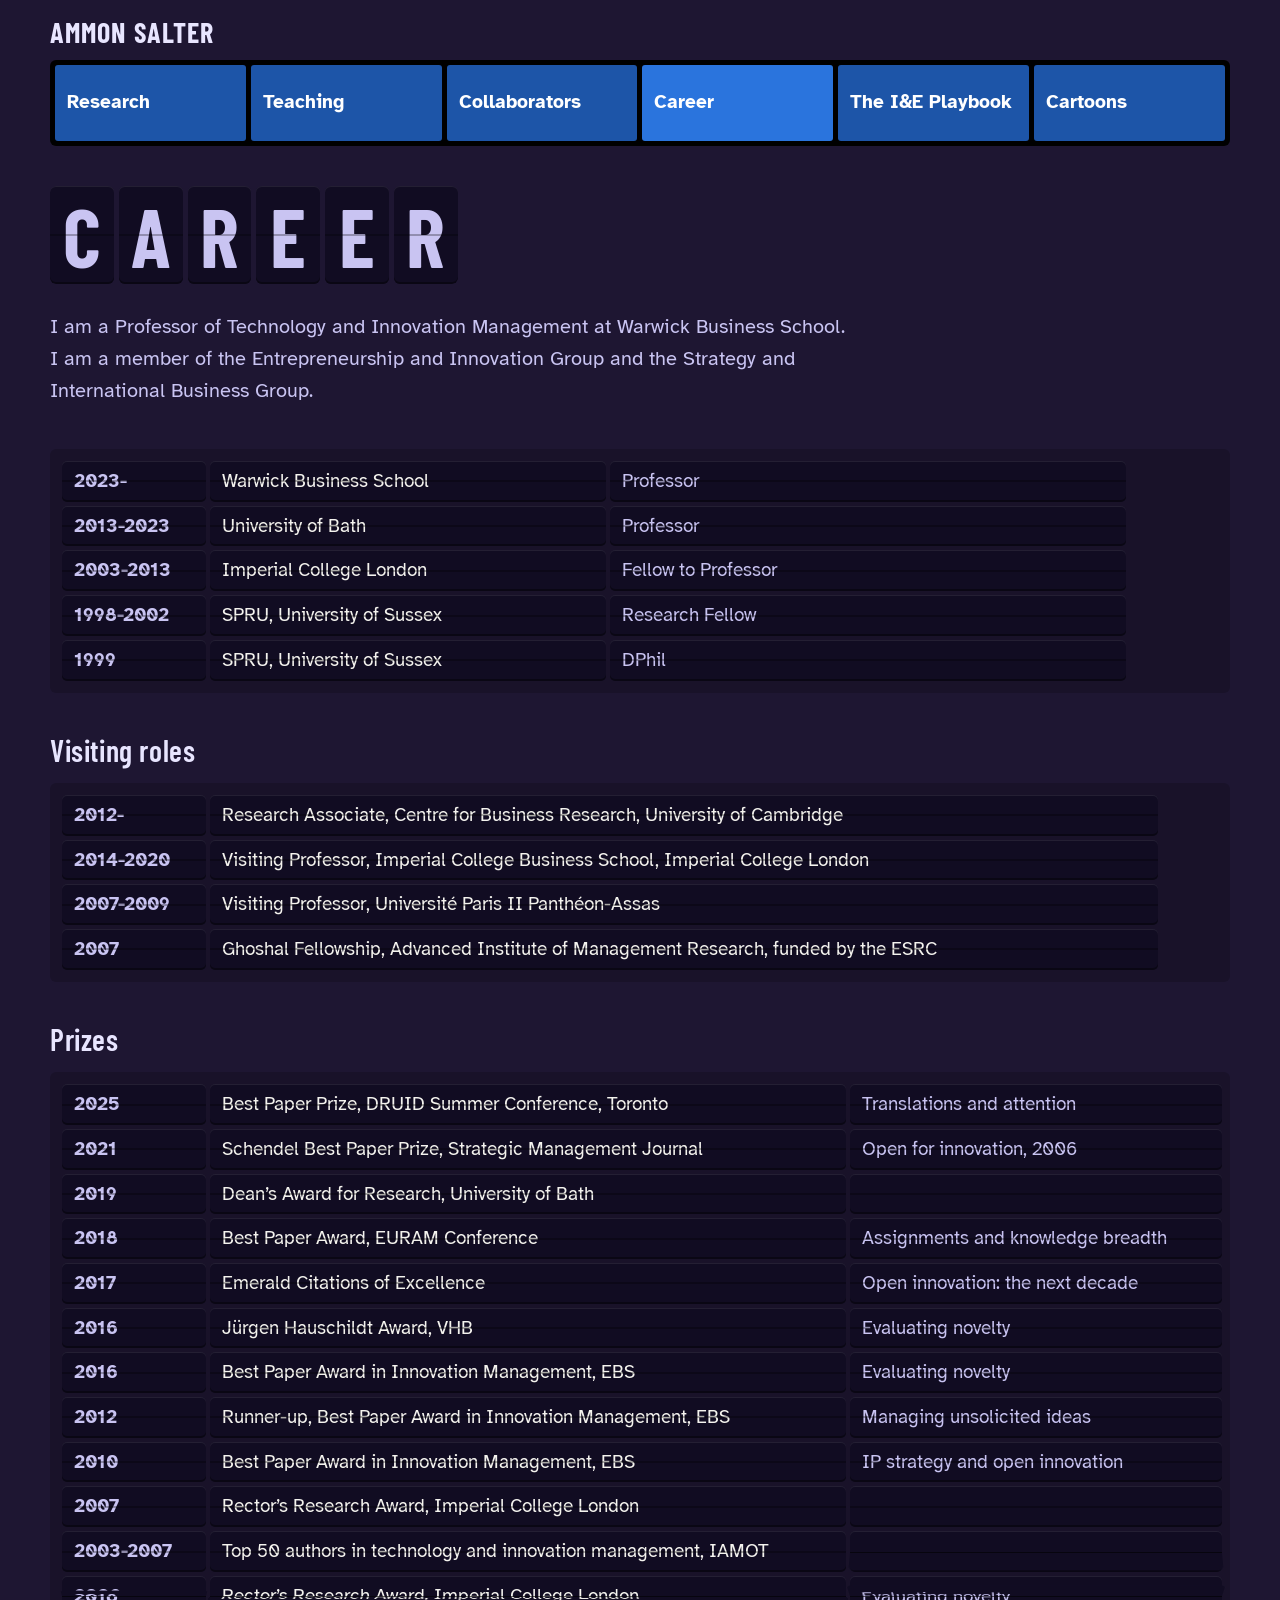
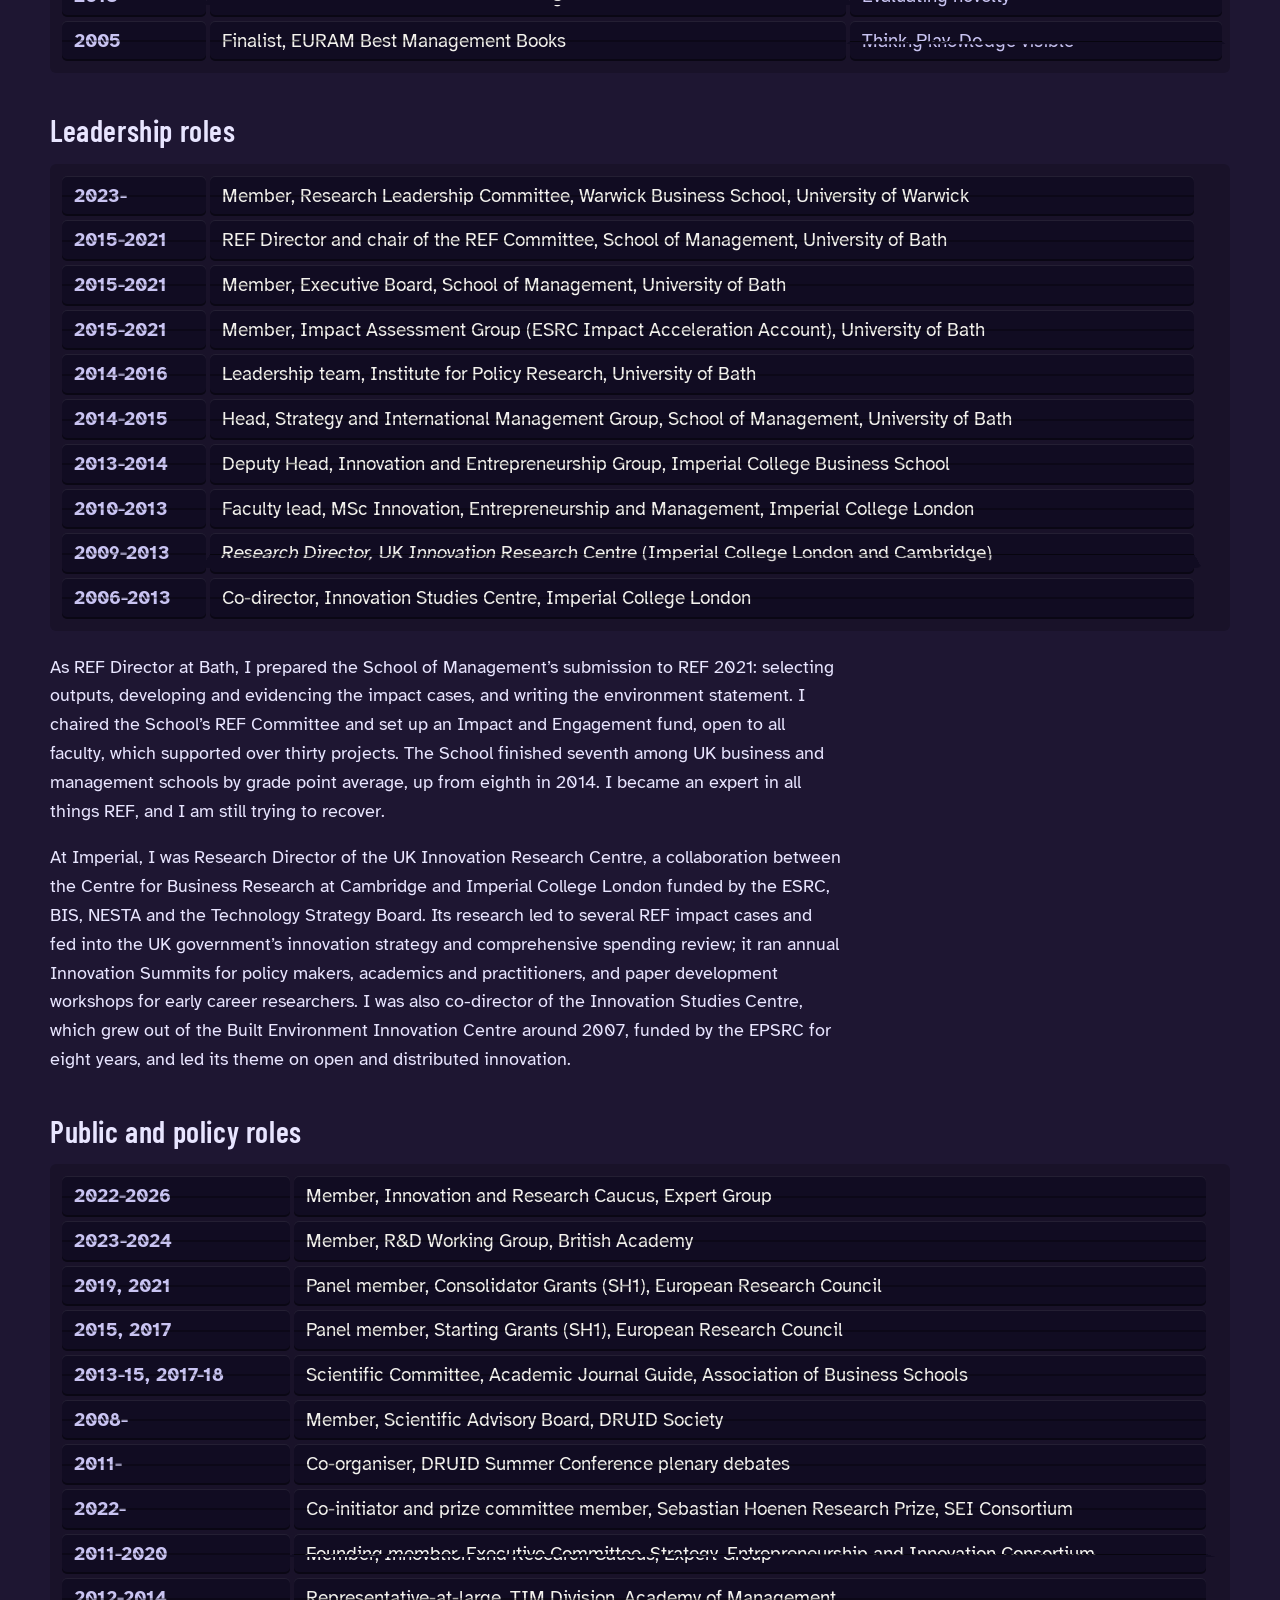
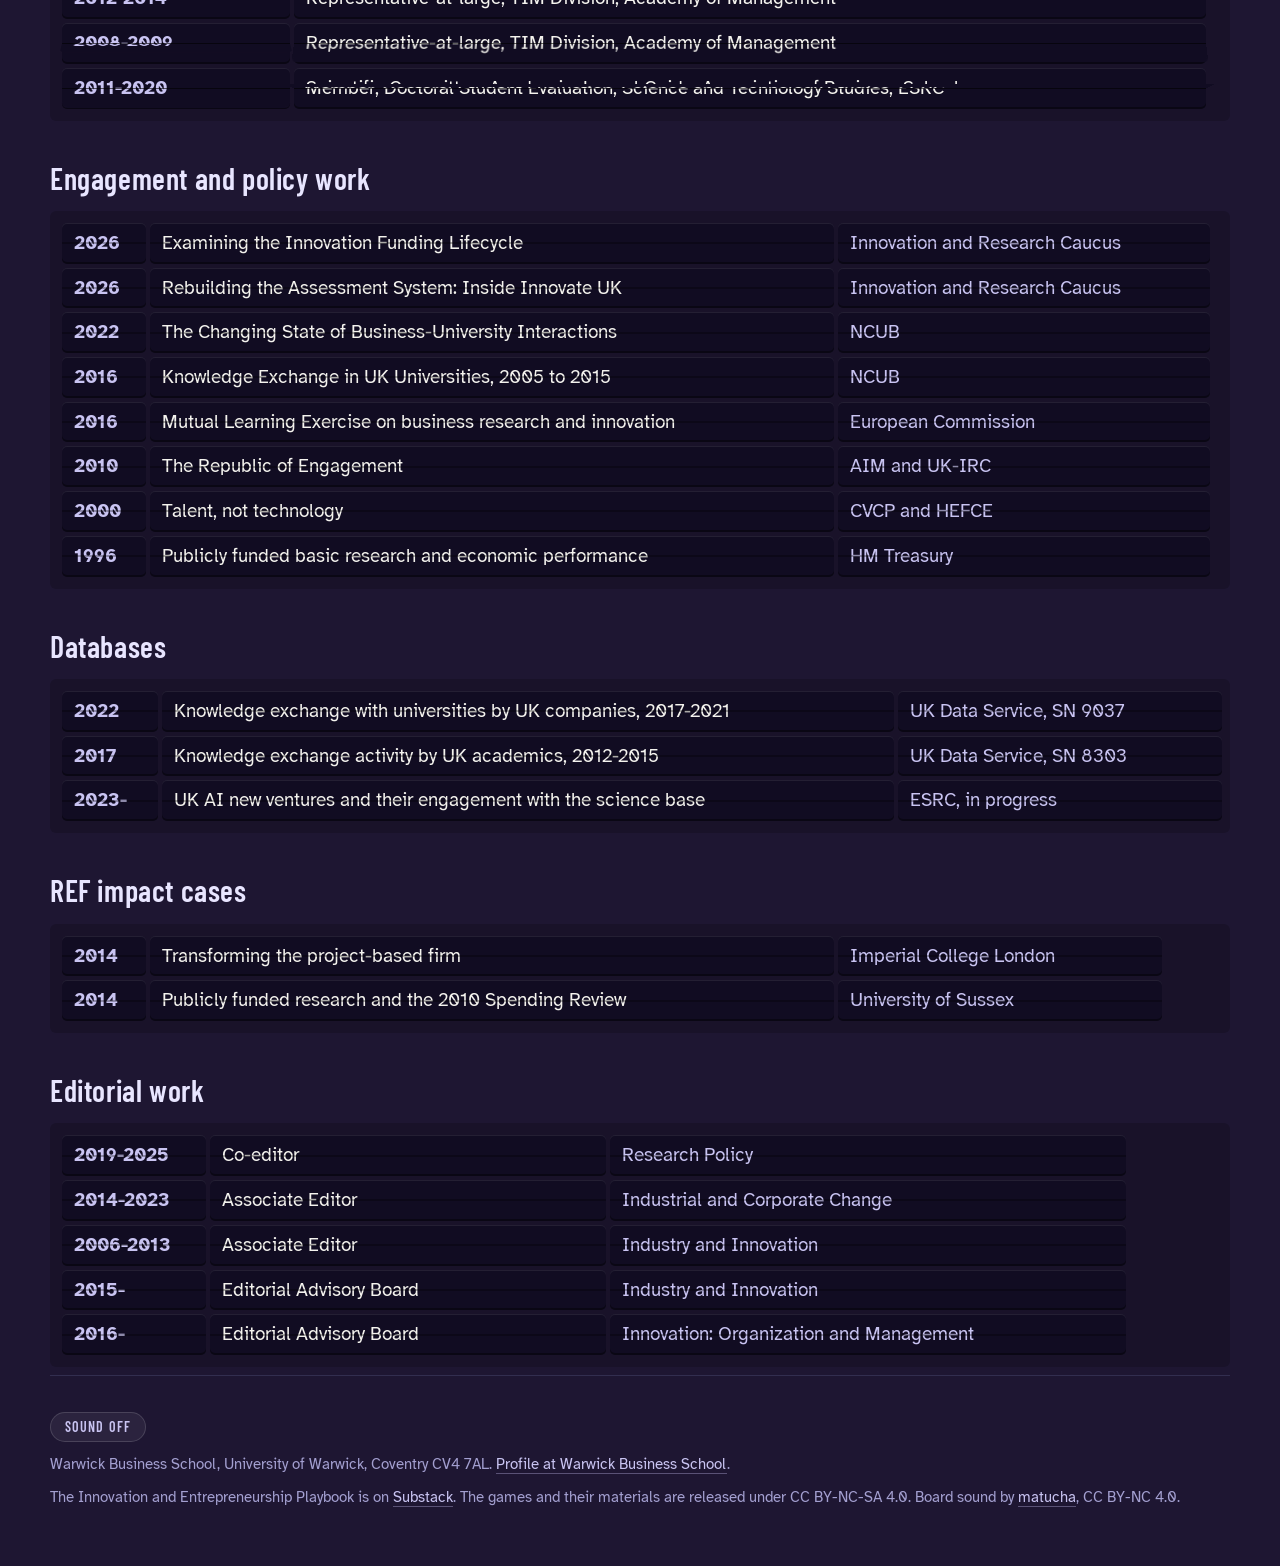
<file: cv.html>
<!DOCTYPE html>
<html lang="en-GB" data-strand="cv">
<head>
<meta charset="utf-8">
<meta name="viewport" content="width=device-width, initial-scale=1">
<title>Career, Ammon Salter</title>
<meta name="description" content="Ammon Salter: posts held, leadership roles, public and policy roles, engagement work, databases, REF impact cases and editorial work.">
<link rel="canonical" href="https://ammonsalter.org/cv.html">
<meta property="og:url" content="https://ammonsalter.org/cv.html">
<meta property="og:image" content="https://ammonsalter.org/images/playbook-posters.jpg">
<meta property="og:type" content="website">
<meta property="og:site_name" content="Ammon Salter">
<meta property="og:title" content="Career, Ammon Salter">
<meta property="og:description" content="Ammon Salter: posts held, leadership roles, public and policy roles, engagement work, databases, REF impact cases and editorial work.">
<meta name="twitter:card" content="summary_large_image">
<link rel="icon" href="favicon.svg" type="image/svg+xml">
<link rel="apple-touch-icon" href="apple-touch-icon.png">
<link rel="preconnect" href="https://fonts.googleapis.com">
<link rel="preconnect" href="https://fonts.gstatic.com" crossorigin>
<link href="https://fonts.googleapis.com/css2?family=Barlow+Condensed:wght@500;600;700&family=Atkinson+Hyperlegible:ital,wght@0,400;0,700;1,400&display=swap" rel="stylesheet">
<link rel="stylesheet" href="styles.css">
</head>
<body>
<header class="wrap top">
  <a class="name" href="index.html">Ammon Salter</a>
  <div class="operator">ammon <span>salter</span></div>
</header>
<nav class="wrap deps" aria-label="Pages"><div class="strip">
<a class="ncol" href="research.html">
  <div class="hd"><div class="dest">Research</div></div>
</a>
<a class="ncol" href="teaching.html">
  <div class="hd"><div class="dest">Teaching</div></div>
</a>
<a class="ncol" href="collaborators.html">
  <div class="hd"><div class="dest">Collaborators</div></div>
</a>
<a class="ncol here" href="cv.html" aria-current="page">
  <div class="hd"><div class="dest">Career</div></div>
</a>
<a class="ncol" href="games.html">
  <div class="hd"><div class="dest">The I&amp;E Playbook</div></div>
</a>
<a class="ncol" href="cartoons.html">
  <div class="hd"><div class="dest">Cartoons</div></div>
</a>
</div></nav>
<section class="wrap head">
  <h1 class="solari title" aria-label="CAREER"><div class="row" data-cells="6"><span>CAREER</span></div></h1>
  <p class="lede">I am a Professor of Technology and Innovation Management at Warwick Business School. I am a member of the Entrepreneurship and Innovation Group and the Strategy and International Business Group.</p>
</section>
<main class="wrap">
  <div class="solari" aria-label="Posts held">
<div class="row" data-cells="9,30,40"><span>2023-</span><span>Warwick Business School</span><span>Professor</span></div>
<div class="row" data-cells="9,30,40"><span>2013-2023</span><span>University of Bath</span><span>Professor</span></div>
<div class="row" data-cells="9,30,40"><span>2003-2013</span><span>Imperial College London</span><span>Fellow to Professor</span></div>
<div class="row" data-cells="9,30,40"><span>1998-2002</span><span>SPRU, University of Sussex</span><span>Research Fellow</span></div>
<div class="row" data-cells="9,30,40"><span>1999</span><span>SPRU, University of Sussex</span><span>DPhil</span></div>
  </div>

  <h2>Visiting roles</h2>
  <div class="solari" aria-label="Visiting and honorary roles">
<div class="row" data-cells="9,76"><span>2012-</span><span>Research Associate, Centre for Business Research, University of Cambridge</span></div>
<div class="row" data-cells="9,76"><span>2014-2020</span><span>Visiting Professor, Imperial College Business School, Imperial College London</span></div>
<div class="row" data-cells="9,76"><span>2007-2009</span><span>Visiting Professor, Universit&eacute; Paris II Panth&eacute;on-Assas</span></div>
<div class="row" data-cells="9,76"><span>2007</span><span>Ghoshal Fellowship, Advanced Institute of Management Research, funded by the ESRC</span></div>
  </div>

  <h2>Prizes</h2>
  <div class="solari" aria-label="Prizes and awards">
<div class="row" data-cells="9,50,28"><span>2025</span><span>Best Paper Prize, DRUID Summer Conference, Toronto</span><span>Translations and attention</span></div>
<div class="row" data-cells="9,50,28"><span>2021</span><span>Schendel Best Paper Prize, Strategic Management Journal</span><span>Open for innovation, 2006</span></div>
<div class="row" data-cells="9,50,28"><span>2019</span><span>Dean&rsquo;s Award for Research, University of Bath</span><span></span></div>
<div class="row" data-cells="9,50,28"><span>2018</span><span>Best Paper Award, EURAM Conference</span><span>Assignments and knowledge breadth</span></div>
<div class="row" data-cells="9,50,28"><span>2017</span><span>Emerald Citations of Excellence</span><span>Open innovation: the next decade</span></div>
<div class="row" data-cells="9,50,28"><span>2016</span><span>J&uuml;rgen Hauschildt Award, VHB</span><span>Evaluating novelty</span></div>
<div class="row" data-cells="9,50,28"><span>2016</span><span>Best Paper Award in Innovation Management, EBS</span><span>Evaluating novelty</span></div>
<div class="row" data-cells="9,50,28"><span>2012</span><span>Runner-up, Best Paper Award in Innovation Management, EBS</span><span>Managing unsolicited ideas</span></div>
<div class="row" data-cells="9,50,28"><span>2010</span><span>Best Paper Award in Innovation Management, EBS</span><span>IP strategy and open innovation</span></div>
<div class="row" data-cells="9,50,28"><span>2007</span><span>Rector&rsquo;s Research Award, Imperial College London</span><span></span></div>
<div class="row" data-cells="9,50,28"><span>2003-2007</span><span>Top 50 authors in technology and innovation management, IAMOT</span><span></span></div>
<div class="row" data-cells="9,50,28"><span>2006</span><span>Best Visual Poster, OCIS Division, Academy of Management</span><span>Making knowledge visible</span></div>
<div class="row" data-cells="9,50,28"><span>2005</span><span>Finalist, EURAM Best Management Books</span><span>Think, Play, Do</span></div>
  </div>

  <h2>Leadership roles</h2>
  <div class="solari" aria-label="Leadership roles">
<div class="row" data-cells="9,79"><span>2023-</span><span>Member, Research Leadership Committee, Warwick Business School, University of Warwick</span></div>
<div class="row" data-cells="9,79"><span>2015-2021</span><span>REF Director and chair of the REF Committee, School of Management, University of Bath</span></div>
<div class="row" data-cells="9,79"><span>2015-2021</span><span>Member, Executive Board, School of Management, University of Bath</span></div>
<div class="row" data-cells="9,79"><span>2015-2021</span><span>Member, Impact Assessment Group (ESRC Impact Acceleration Account), University of Bath</span></div>
<div class="row" data-cells="9,79"><span>2014-2016</span><span>Leadership team, Institute for Policy Research, University of Bath</span></div>
<div class="row" data-cells="9,79"><span>2014-2015</span><span>Head, Strategy and International Management Group, School of Management, University of Bath</span></div>
<div class="row" data-cells="9,79"><span>2013-2014</span><span>Deputy Head, Innovation and Entrepreneurship Group, Imperial College Business School</span></div>
<div class="row" data-cells="9,79"><span>2010-2013</span><span>Faculty lead, MSc Innovation, Entrepreneurship and Management, Imperial College London</span></div>
<div class="row" data-cells="9,79"><span>2009-2013</span><span>Research Director, UK Innovation Research Centre (Imperial College London and Cambridge)</span></div>
<div class="row" data-cells="9,79"><span>2006-2013</span><span>Co-director, Innovation Studies Centre, Imperial College London</span></div>
  </div>
  <p style="margin-top:22px">As REF Director at Bath, I prepared the School of Management&rsquo;s submission to REF 2021: selecting outputs, developing and evidencing the impact cases, and writing the environment statement. I chaired the School&rsquo;s REF Committee and set up an Impact and Engagement fund, open to all faculty, which supported over thirty projects. The School finished seventh among UK business and management schools by grade point average, up from eighth in 2014. I became an expert in all things REF, and I am still trying to recover.</p>
  <p>At Imperial, I was Research Director of the UK Innovation Research Centre, a collaboration between the Centre for Business Research at Cambridge and Imperial College London funded by the ESRC, BIS, NESTA and the Technology Strategy Board. Its research led to several REF impact cases and fed into the UK government&rsquo;s innovation strategy and comprehensive spending review; it ran annual Innovation Summits for policy makers, academics and practitioners, and paper development workshops for early career researchers. I was also co-director of the Innovation Studies Centre, which grew out of the Built Environment Innovation Centre around 2007, funded by the EPSRC for eight years, and led its theme on open and distributed innovation.</p>

  <h2>Public and policy roles</h2>
  <div class="solari" aria-label="Public and policy roles">
<div class="row" data-cells="16,73"><span>2022-2026</span><span>Member, Innovation and Research Caucus, Expert Group</span></div>
<div class="row" data-cells="16,73"><span>2023-2024</span><span>Member, R&amp;D Working Group, British Academy</span></div>
<div class="row" data-cells="16,73"><span>2019, 2021</span><span>Panel member, Consolidator Grants (SH1), European Research Council</span></div>
<div class="row" data-cells="16,73"><span>2015, 2017</span><span>Panel member, Starting Grants (SH1), European Research Council</span></div>
<div class="row" data-cells="16,73"><span>2013-15, 2017-18</span><span>Scientific Committee, Academic Journal Guide, Association of Business Schools</span></div>
<div class="row" data-cells="16,73"><span>2008-</span><span>Member, Scientific Advisory Board, DRUID Society</span></div>
<div class="row" data-cells="16,73"><span>2011-</span><span>Co-organiser, DRUID Summer Conference plenary debates</span></div>
<div class="row" data-cells="16,73"><span>2022-</span><span>Co-initiator and prize committee member, Sebastian Hoenen Research Prize, SEI Consortium</span></div>
<div class="row" data-cells="16,73"><span>2011-2020</span><span>Founding member, Executive Committee, Strategy, Entrepreneurship and Innovation Consortium</span></div>
<div class="row" data-cells="16,73"><span>2012-2014</span><span>Representative-at-large, TIM Division, Academy of Management</span></div>
<div class="row" data-cells="16,73"><span>2008-2009</span><span>Member, Doctoral Student Evaluation, Science and Technology Studies, ESRC</span></div>
<div class="row" data-cells="16,73"><span>2006-2007</span><span>Panel member, Major Recognition Exercise, Science and Technology Studies, ESRC</span></div>
  </div>

  <h2>Engagement and policy work</h2>
    <div class="solari" aria-label="Reports for policy">
<div class="row" data-cells="4,54,28" data-href="https://ircaucus.ac.uk/publications/examining-the-innovation-funding-lifecycle/"><span>2026</span><span>Examining the Innovation Funding Lifecycle</span><span>Innovation and Research Caucus</span></div>
<div class="row" data-cells="4,54,28" data-href="https://ircaucus.ac.uk/publications/rebuilding-the-assessment-system-an-account-from-inside-innovate-uk/"><span>2026</span><span>Rebuilding the Assessment System: Inside Innovate UK</span><span>Innovation and Research Caucus</span></div>
<div class="row" data-cells="4,54,28" data-href="https://www.ncub.co.uk/insight/the-changing-state-of-business-university-interactions-in-the-uk-2005-to-2021/"><span>2022</span><span>The Changing State of Business-University Interactions</span><span>NCUB</span></div>
<div class="row" data-cells="4,54,28" data-href="https://researchportal.bath.ac.uk/en/publications/knowledge-exchange-in-uk-universities-results-from-a-panel-of-aca/"><span>2016</span><span>Knowledge Exchange in UK Universities, 2005 to 2015</span><span>NCUB</span></div>
<div class="row" data-cells="4,54,28" data-href="https://projects.research-and-innovation.ec.europa.eu/sites/default/files/rio/report/PSF%2520MLE%2520Stimulate%2520business%2520R%2526I-%2520Final%2520published_0.pdf"><span>2016</span><span>Mutual Learning Exercise on business research and innovation</span><span>European Commission</span></div>
<div class="row" data-cells="4,54,28"><span>2010</span><span>The Republic of Engagement</span><span>AIM and UK-IRC</span></div>
<div class="row" data-cells="4,54,28" data-href="https://www.ingenio.upv.es/investigacion/publicaciones/talent-not-technology-publicly-funded-research-and-innovation-uk"><span>2000</span><span>Talent, not technology</span><span>CVCP and HEFCE</span></div>
<div class="row" data-cells="4,54,28" data-href="https://wellcomecollection.org/works/c54mavhq"><span>1996</span><span>Publicly funded basic research and economic performance</span><span>HM Treasury</span></div>
  </div>

  <h2>Databases</h2>
  <div class="solari" aria-label="Databases">
<div class="row" data-cells="5,58,24" data-href="https://doi.org/10.5255/UKDA-SN-9037-1"><span>2022</span><span>Knowledge exchange with universities by UK companies, 2017-2021</span><span>UK Data Service, SN 9037</span></div>
<div class="row" data-cells="5,58,24" data-href="https://doi.org/10.5255/UKDA-SN-8303-1"><span>2017</span><span>Knowledge exchange activity by UK academics, 2012-2015</span><span>UK Data Service, SN 8303</span></div>
<div class="row" data-cells="5,58,24"><span>2023-</span><span>UK AI new ventures and their engagement with the science base</span><span>ESRC, in progress</span></div>
  </div>

  <h2>REF impact cases</h2>
  <div class="solari" aria-label="REF impact cases">
<div class="row" data-cells="4,54,24"><span>2014</span><span>Transforming the project-based firm</span><span>Imperial College London</span></div>
<div class="row" data-cells="4,54,24"><span>2014</span><span>Publicly funded research and the 2010 Spending Review</span><span>University of Sussex</span></div>
  </div>

  <h2>Editorial work</h2>
  <div class="solari" aria-label="Editorial work">
<div class="row" data-cells="9,30,40"><span>2019-2025</span><span>Co-editor</span><span>Research Policy</span></div>
<div class="row" data-cells="9,30,40"><span>2014-2023</span><span>Associate Editor</span><span>Industrial and Corporate Change</span></div>
<div class="row" data-cells="9,30,40"><span>2006-2013</span><span>Associate Editor</span><span>Industry and Innovation</span></div>
<div class="row" data-cells="9,30,40"><span>2015-</span><span>Editorial Advisory Board</span><span>Industry and Innovation</span></div>
<div class="row" data-cells="9,30,40"><span>2016-</span><span>Editorial Advisory Board</span><span>Innovation: Organization and Management</span></div>
  </div>
</main>
<footer class="wrap">
  <p class="soundrow"><button type="button" data-sound aria-pressed="false">Sound off</button></p>
  <p>Warwick Business School, University of Warwick, Coventry CV4 7AL. <a href="https://www.wbs.ac.uk/about/person/ammon-salter/">Profile at Warwick Business School</a>.</p>
  <p>The Innovation and Entrepreneurship Playbook is on <a href="https://ieplaybook.substack.com/">Substack</a>. The games and their materials are released under CC BY-NC-SA 4.0. Board sound by <a href="https://freesound.org/s/174056/">matucha</a>, CC BY-NC 4.0.</p>
</footer>
<script src="sounds.js"></script>
<script src="solari.js"></script>
</body>
</html>
</file>
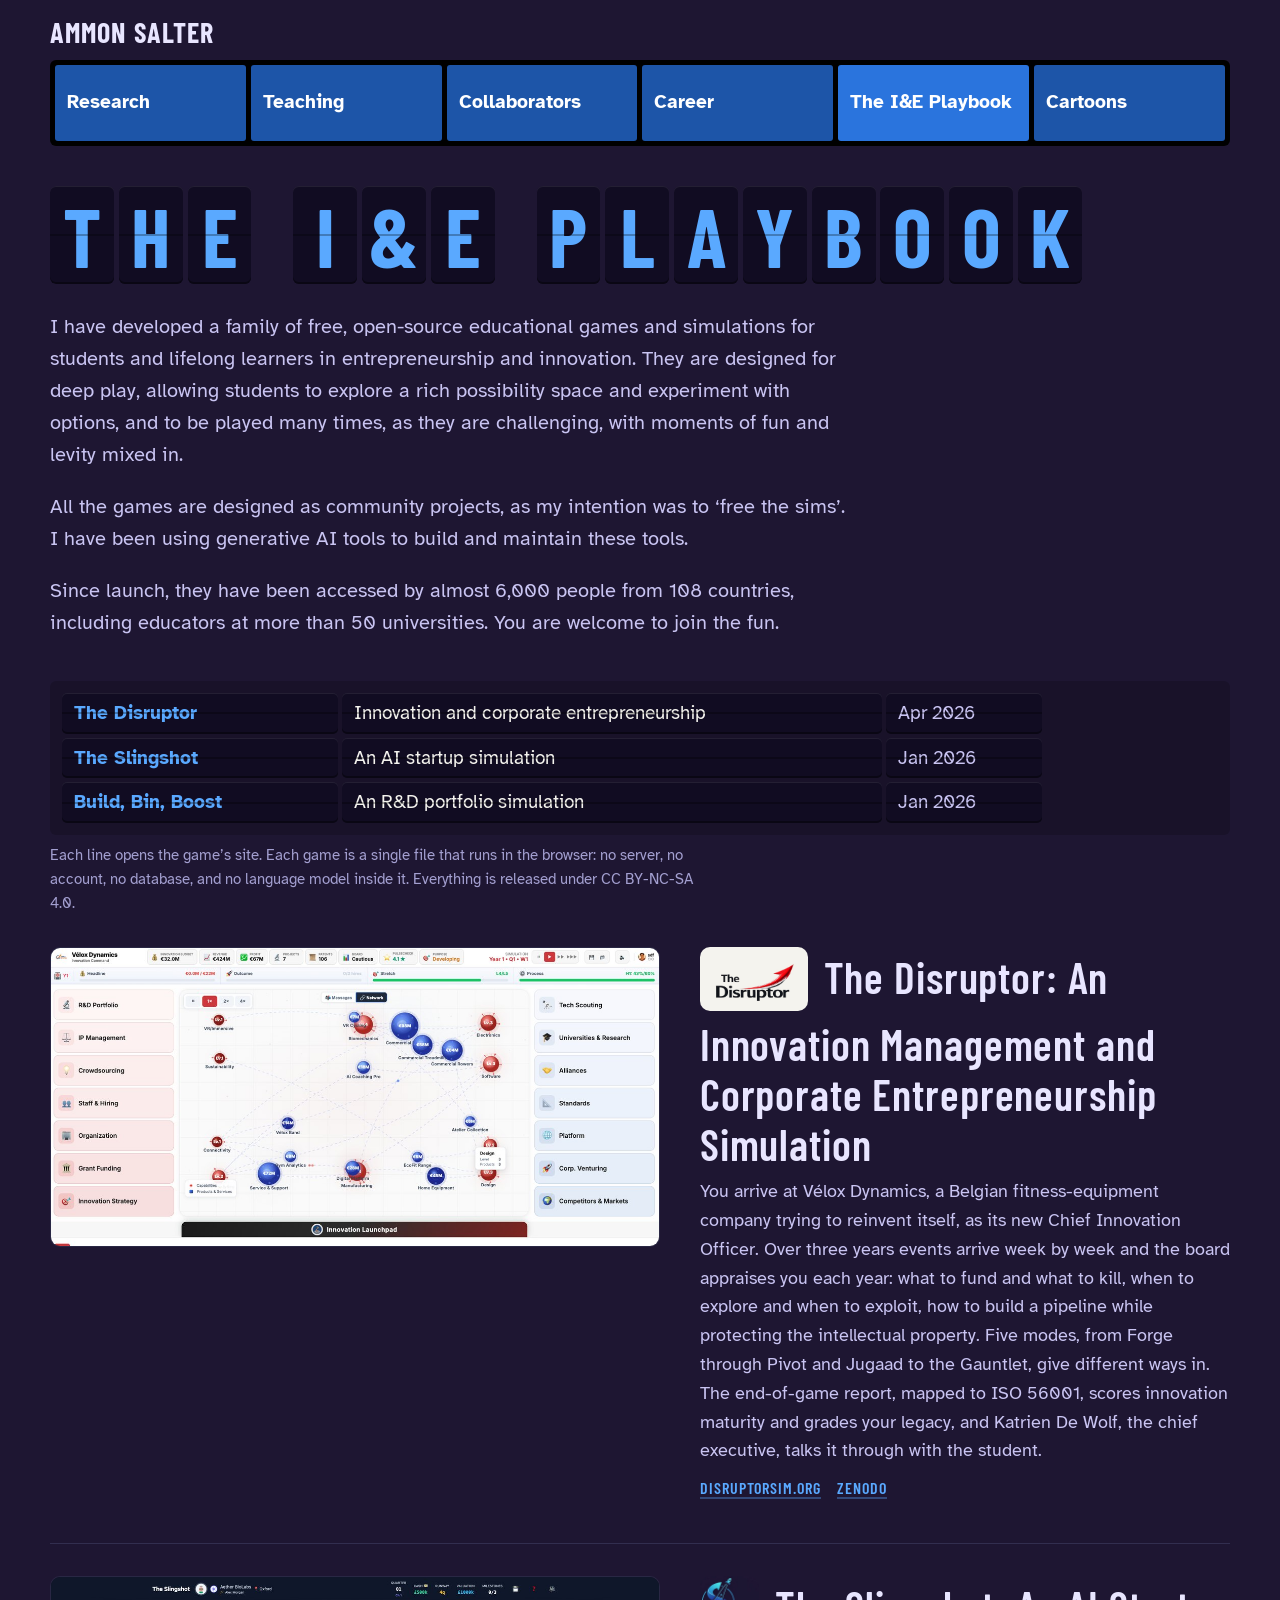
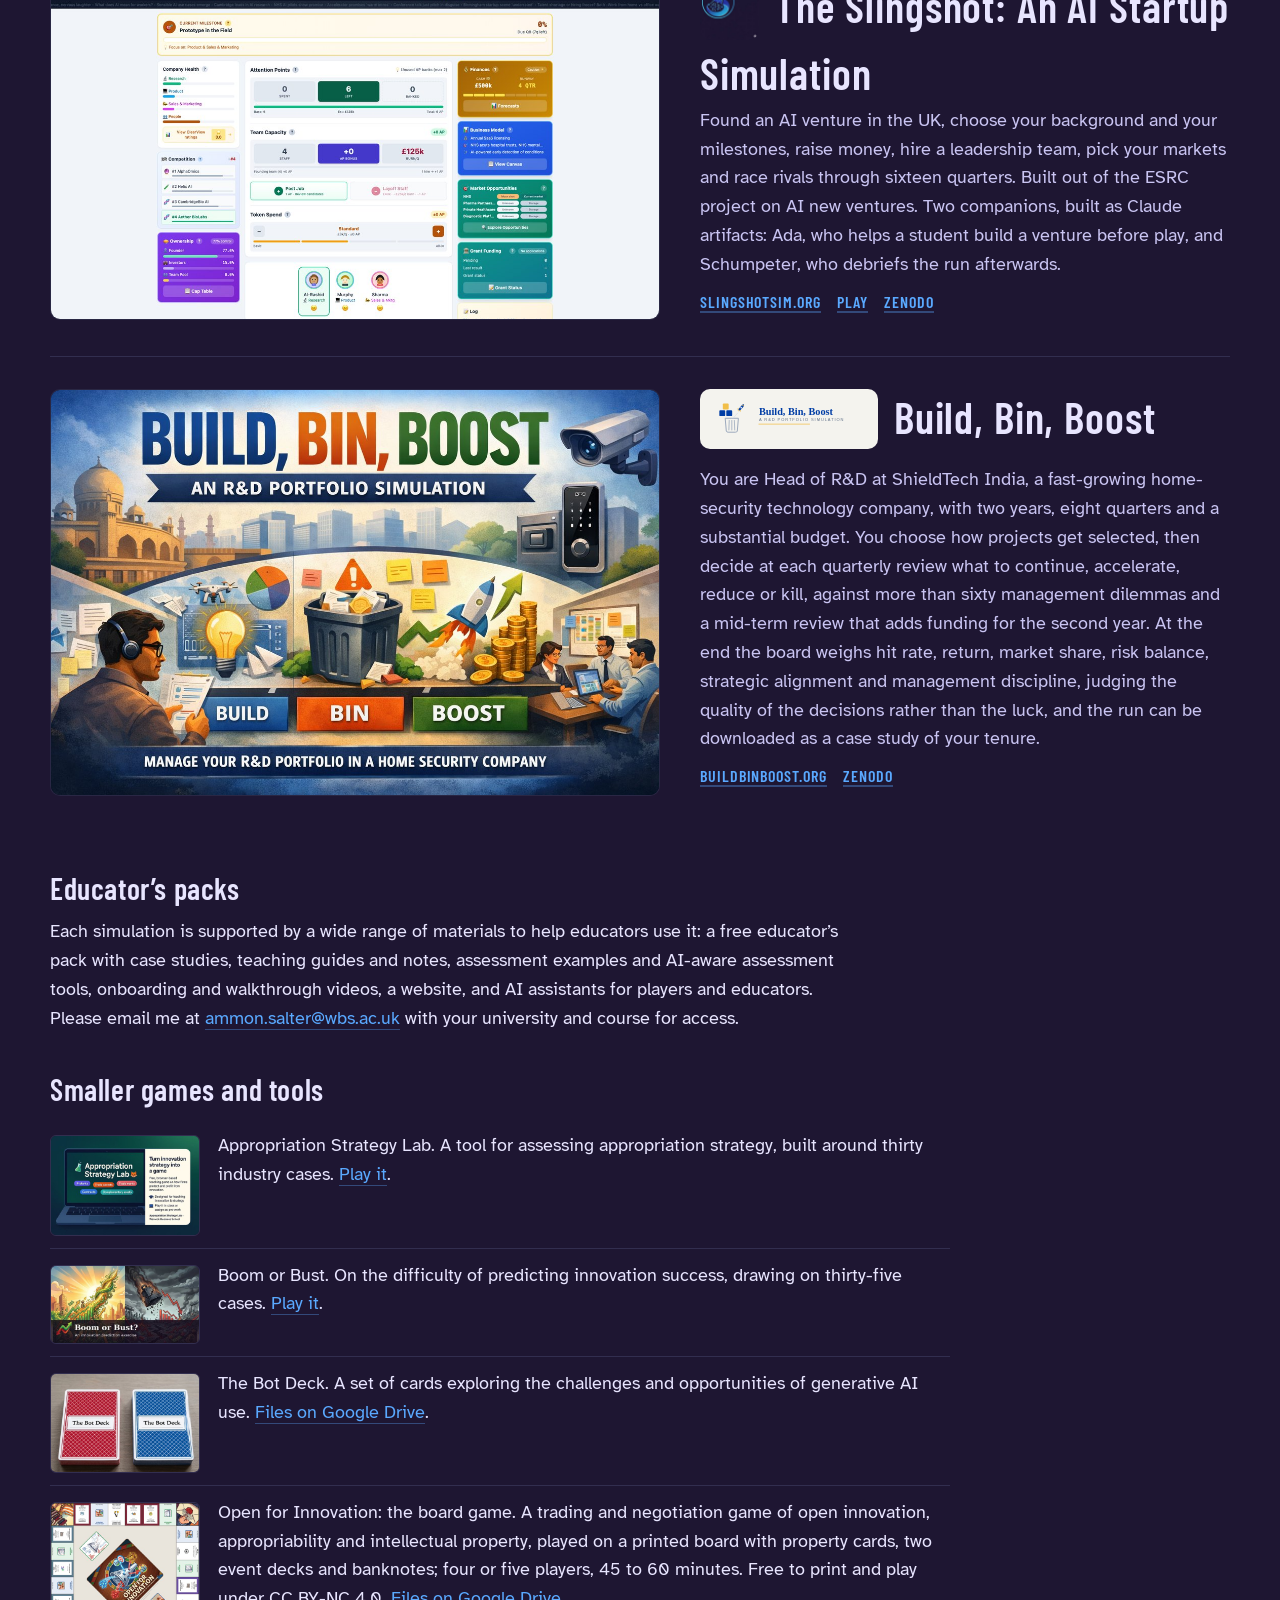
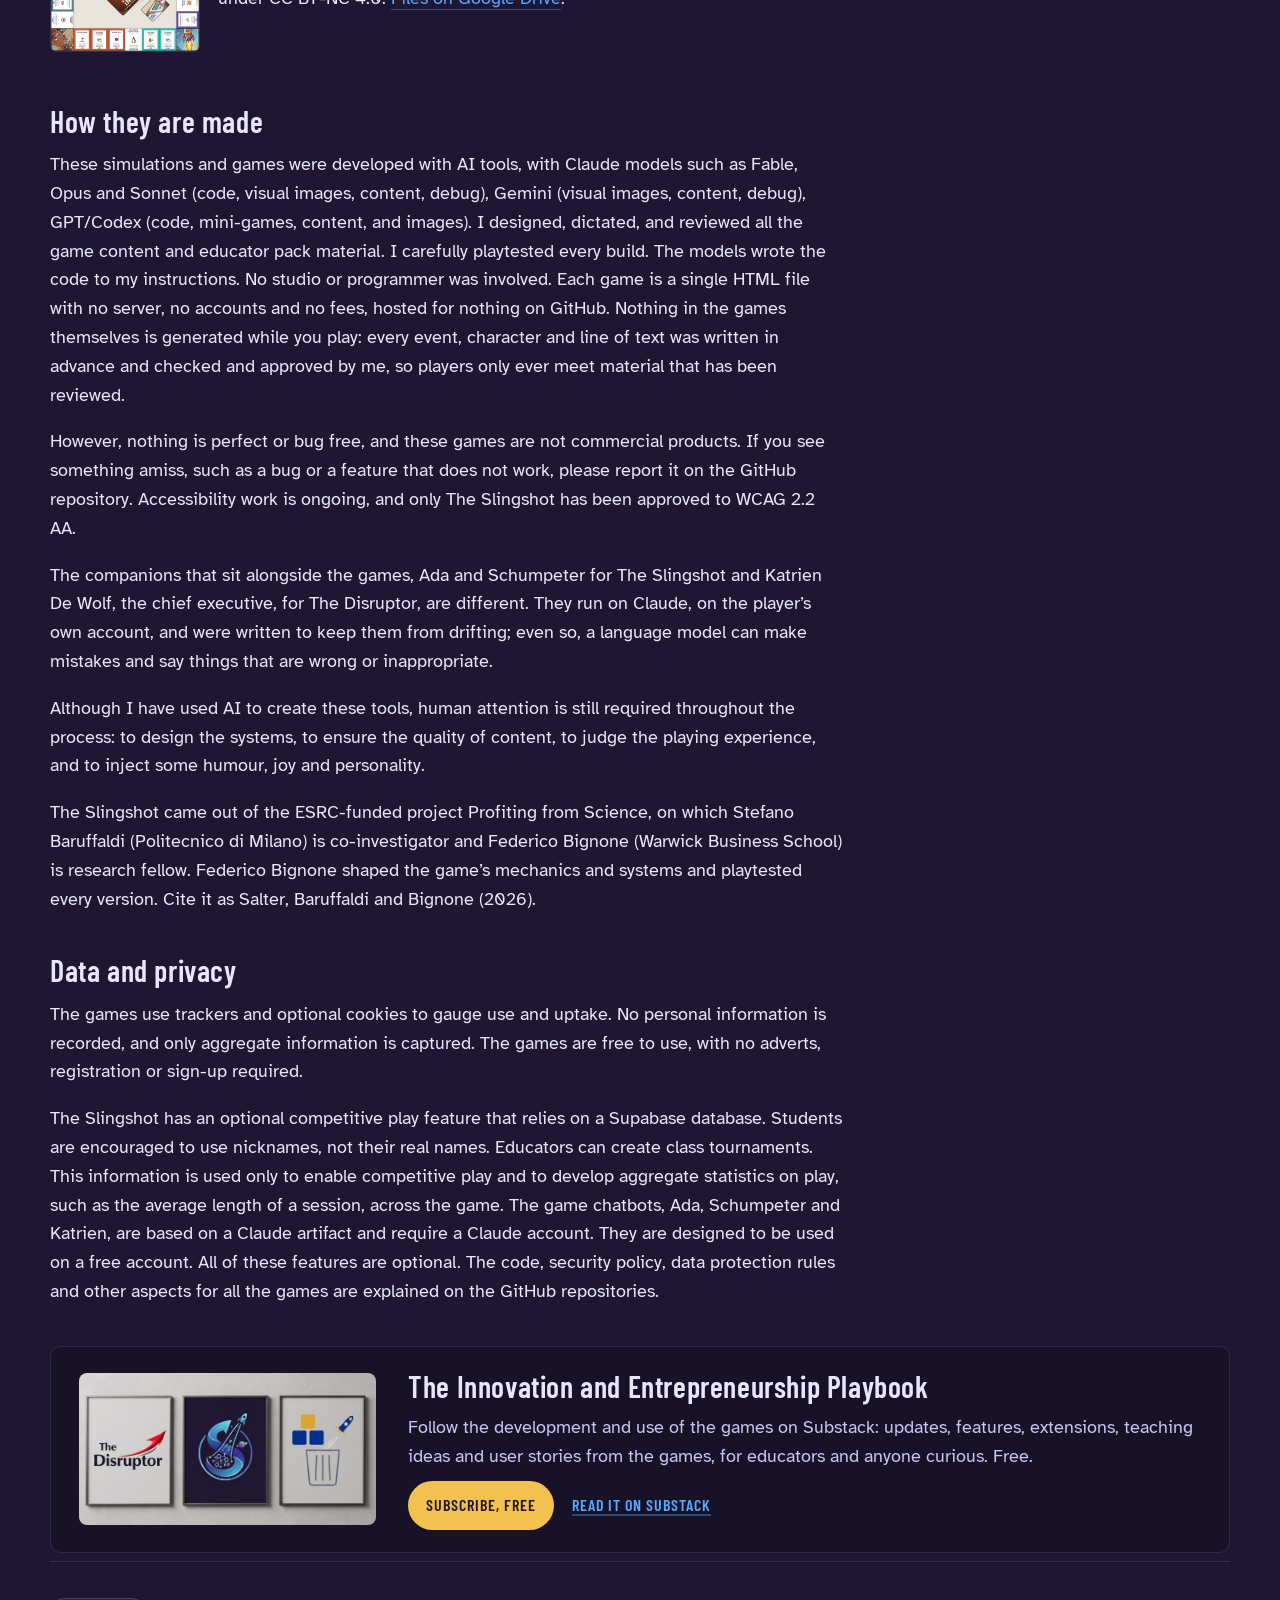
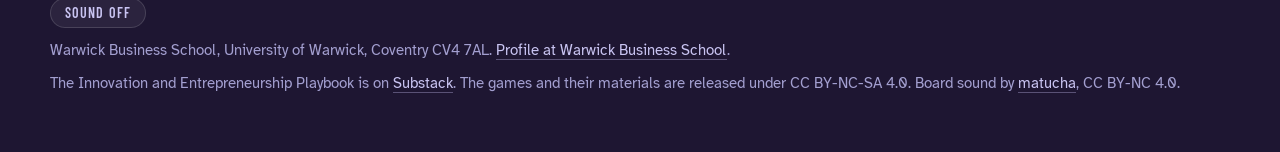
<file: games.html>
<!DOCTYPE html>
<html lang="en-GB" data-strand="games">
<head>
<meta charset="utf-8">
<meta name="viewport" content="width=device-width, initial-scale=1">
<title>The I&amp;E Playbook, Ammon Salter</title>
<meta name="description" content="The I&amp;E Playbook: free, open-source simulation games by Ammon Salter, The Disruptor, The Slingshot and Build, Bin, Boost, with educator packs and smaller games and tools.">
<link rel="canonical" href="https://ammonsalter.org/games.html">
<meta property="og:url" content="https://ammonsalter.org/games.html">
<meta property="og:image" content="https://ammonsalter.org/images/playbook-posters.jpg">
<meta property="og:type" content="website">
<meta property="og:site_name" content="Ammon Salter">
<meta property="og:title" content="The I&amp;E Playbook, Ammon Salter">
<meta property="og:description" content="The I&amp;E Playbook: free, open-source simulation games by Ammon Salter, The Disruptor, The Slingshot and Build, Bin, Boost, with educator packs and smaller games and tools.">
<meta name="twitter:card" content="summary_large_image">
<link rel="icon" href="favicon.svg" type="image/svg+xml">
<link rel="apple-touch-icon" href="apple-touch-icon.png">
<link rel="preconnect" href="https://fonts.googleapis.com">
<link rel="preconnect" href="https://fonts.gstatic.com" crossorigin>
<link href="https://fonts.googleapis.com/css2?family=Barlow+Condensed:wght@500;600;700&family=Atkinson+Hyperlegible:ital,wght@0,400;0,700;1,400&display=swap" rel="stylesheet">
<link rel="stylesheet" href="styles.css">
</head>
<body>
<header class="wrap top">
  <a class="name" href="index.html">Ammon Salter</a>
  <div class="operator">ammon <span>salter</span></div>
</header>
<nav class="wrap deps" aria-label="Pages"><div class="strip">
<a class="ncol" href="research.html">
  <div class="hd"><div class="dest">Research</div></div>
</a>
<a class="ncol" href="teaching.html">
  <div class="hd"><div class="dest">Teaching</div></div>
</a>
<a class="ncol" href="collaborators.html">
  <div class="hd"><div class="dest">Collaborators</div></div>
</a>
<a class="ncol" href="cv.html">
  <div class="hd"><div class="dest">Career</div></div>
</a>
<a class="ncol here" href="games.html" aria-current="page">
  <div class="hd"><div class="dest">The I&amp;E Playbook</div></div>
</a>
<a class="ncol" href="cartoons.html">
  <div class="hd"><div class="dest">Cartoons</div></div>
</a>
</div></nav>
<section class="wrap head">
  <h1 class="solari title" aria-label="THE I&amp;E PLAYBOOK"><div class="row" data-cells="3,3,8"><span>THE</span><span>I&amp;E</span><span>PLAYBOOK</span></div></h1>
  <p class="lede">I have developed a family of free, open-source educational games and simulations for students and lifelong learners in entrepreneurship and innovation. They are designed for deep play, allowing students to explore a rich possibility space and experiment with options, and to be played many times, as they are challenging, with moments of fun and levity mixed in.</p><p class="lede">All the games are designed as community projects, as my intention was to &lsquo;free the sims&rsquo;. I have been using generative AI tools to build and maintain these tools.</p><p class="lede">Since launch, they have been accessed by almost 6,000 people from 108 countries, including educators at more than 50 universities. You are welcome to join the fun.</p>
</section>
<main class="wrap">
  <div class="solari" aria-label="The games">
<div class="row" data-cells="20,42,10" data-href="https://disruptorsim.org"><span>The Disruptor</span><span>Innovation and corporate entrepreneurship</span><span>Apr 2026</span></div>
<div class="row" data-cells="20,42,10" data-href="https://slingshotsim.org"><span>The Slingshot</span><span>An AI startup simulation</span><span>Jan 2026</span></div>
<div class="row" data-cells="20,42,10" data-href="https://buildbinboost.org"><span>Build, Bin, Boost</span><span>An R&amp;D portfolio simulation</span><span>Jan 2026</span></div>
  </div>
  <p class="boardnote">Each line opens the game&rsquo;s site. Each game is a single file that runs in the browser: no server, no account, no database, and no language model inside it. Everything is released under CC BY-NC-SA 4.0.</p>

  <article class="game">
    <figure><img src="images/disruptor-cockpit.jpg" alt="The Disruptor: the network cockpit, a map of Vélox Dynamics' partners and competitors" loading="lazy"></figure>
    <div>
      <h2><img class="logo card" src="images/logo-disruptor.jpg" alt="">The Disruptor: An Innovation Management and Corporate Entrepreneurship Simulation</h2>
      <p>You arrive at V&eacute;lox Dynamics, a Belgian fitness-equipment company trying to reinvent itself, as its new Chief Innovation Officer. Over three years events arrive week by week and the board appraises you each year: what to fund and what to kill, when to explore and when to exploit, how to build a pipeline while protecting the intellectual property. Five modes, from Forge through Pivot and Jugaad to the Gauntlet, give different ways in. The end-of-game report, mapped to ISO 56001, scores innovation maturity and grades your legacy, and Katrien De Wolf, the chief executive, talks it through with the student.</p>
      <p class="links"><a href="https://disruptorsim.org">disruptorsim.org</a><a href="https://doi.org/10.5281/zenodo.20141140">Zenodo</a></p>
    </div>
  </article>
  <article class="game">
    <figure><img src="images/slingshot-cockpit.jpg" alt="The Slingshot: the quarter dashboard, with attention points, team capacity, finances and market opportunities" loading="lazy"></figure>
    <div>
      <h2><img class="logo" src="images/logo-slingshot.jpg" alt="">The Slingshot: An AI Startup Simulation</h2>
      <p>Found an AI venture in the UK, choose your background and your milestones, raise money, hire a leadership team, pick your markets and race rivals through sixteen quarters. Built out of the ESRC project on AI new ventures. Two companions, built as Claude artifacts: Ada, who helps a student build a venture before play, and Schumpeter, who debriefs the run afterwards.</p>
      <p class="links"><a href="https://slingshotsim.org">slingshotsim.org</a><a href="https://slingshotsim.org/play/">Play</a><a href="https://doi.org/10.5281/zenodo.20749016">Zenodo</a></p>
    </div>
  </article>
  <article class="game">
    <figure><img src="images/bbb-banner.jpg" alt="Build, Bin, Boost: the opening banner, an R&D portfolio simulation in a home security company" loading="lazy"></figure>
    <div>
      <h2><img class="logo card wide" src="images/logo-bbb.svg" alt="">Build, Bin, Boost</h2>
      <p>You are Head of R&amp;D at ShieldTech India, a fast-growing home-security technology company, with two years, eight quarters and a substantial budget. You choose how projects get selected, then decide at each quarterly review what to continue, accelerate, reduce or kill, against more than sixty management dilemmas and a mid-term review that adds funding for the second year. At the end the board weighs hit rate, return, market share, risk balance, strategic alignment and management discipline, judging the quality of the decisions rather than the luck, and the run can be downloaded as a case study of your tenure.</p>
      <p class="links"><a href="https://buildbinboost.org">buildbinboost.org</a><a href="https://doi.org/10.5281/zenodo.20544245">Zenodo</a></p>
    </div>
  </article>

  <h2>Educator&rsquo;s packs</h2>
  <p>Each simulation is supported by a wide range of materials to help educators use it: a free educator&rsquo;s pack with case studies, teaching guides and notes, assessment examples and AI-aware assessment tools, onboarding and walkthrough videos, a website, and AI assistants for players and educators. Please email me at <a href="mailto:ammon.salter@wbs.ac.uk">ammon.salter@wbs.ac.uk</a> with your university and course for access.</p>

  <h2>Smaller games and tools</h2>
  <ul class="list tools">
    <li><img src="images/tool-asl.jpg" alt="Appropriation Strategy Lab on a laptop: patents, trade secrets, trade marks, contracts, complementary assets" loading="lazy"><p class="t">Appropriation Strategy Lab. A tool for assessing appropriation strategy, built around thirty industry cases. <a href="https://ammonsalter-del.github.io/Appro-strategy-lab/">Play it</a>.</p></li>
    <li><img src="images/tool-boom.jpg" alt="" loading="lazy"><p class="t">Boom or Bust. On the difficulty of predicting innovation success, drawing on thirty-five cases. <a href="https://ammonsalter-del.github.io/Boom-or-Bust/">Play it</a>.</p></li>
    <li><img src="images/tool-botdeck.jpg" alt="" loading="lazy"><p class="t">The Bot Deck. A set of cards exploring the challenges and opportunities of generative AI use. <a href="https://drive.google.com/drive/folders/1934I0vHRgpuWLZmZmphpYZxxmGh9Yq2R">Files on Google Drive</a>.</p></li>
    <li><img src="images/tool-oi.jpg" alt="The Open for Innovation board" loading="lazy"><p class="t">Open for Innovation: the board game. A trading and negotiation game of open innovation, appropriability and intellectual property, played on a printed board with property cards, two event decks and banknotes; four or five players, 45 to 60 minutes. Free to print and play under CC BY-NC 4.0. <a href="https://drive.google.com/drive/folders/1QqxXMw2-GtbfvzhquQlCaL-prhX0KMwU">Files on Google Drive</a>.</p></li>
  </ul>

  <h2>How they are made</h2>
  <p>These simulations and games were developed with AI tools, with Claude models such as Fable, Opus and Sonnet (code, visual images, content, debug), Gemini (visual images, content, debug), GPT/Codex (code, mini-games, content, and images). I designed, dictated, and reviewed all the game content and educator pack material. I carefully playtested every build. The models wrote the code to my instructions. No studio or programmer was involved. Each game is a single HTML file with no server, no accounts and no fees, hosted for nothing on GitHub. Nothing in the games themselves is generated while you play: every event, character and line of text was written in advance and checked and approved by me, so players only ever meet material that has been reviewed.</p>
  <p>However, nothing is perfect or bug free, and these games are not commercial products. If you see something amiss, such as a bug or a feature that does not work, please report it on the GitHub repository. Accessibility work is ongoing, and only The Slingshot has been approved to WCAG 2.2 AA.</p>
  <p>The companions that sit alongside the games, Ada and Schumpeter for The Slingshot and Katrien De Wolf, the chief executive, for The Disruptor, are different. They run on Claude, on the player&rsquo;s own account, and were written to keep them from drifting; even so, a language model can make mistakes and say things that are wrong or inappropriate.</p>
  <p>Although I have used AI to create these tools, human attention is still required throughout the process: to design the systems, to ensure the quality of content, to judge the playing experience, and to inject some humour, joy and personality.</p>
  <p>The Slingshot came out of the ESRC-funded project Profiting from Science, on which Stefano Baruffaldi (Politecnico di Milano) is co-investigator and Federico Bignone (Warwick Business School) is research fellow. Federico Bignone shaped the game&rsquo;s mechanics and systems and playtested every version. Cite it as Salter, Baruffaldi and Bignone (2026).</p>

  <h2>Data and privacy</h2>
  <p>The games use trackers and optional cookies to gauge use and uptake. No personal information is recorded, and only aggregate information is captured. The games are free to use, with no adverts, registration or sign-up required.</p>
  <p>The Slingshot has an optional competitive play feature that relies on a Supabase database. Students are encouraged to use nicknames, not their real names. Educators can create class tournaments. This information is used only to enable competitive play and to develop aggregate statistics on play, such as the average length of a session, across the game. The game chatbots, Ada, Schumpeter and Katrien, are based on a Claude artifact and require a Claude account. They are designed to be used on a free account. All of these features are optional. The code, security policy, data protection rules and other aspects for all the games are explained on the GitHub repositories.</p>
</main>
<section class="wrap subscribe" aria-label="The Innovation and Entrepreneurship Playbook on Substack">
  <img class="posters" src="images/playbook-posters.jpg" alt="Three posters on a wall: The Disruptor, The Slingshot and Build, Bin, Boost" loading="lazy">
  <div class="subtext">
    <h2>The Innovation and Entrepreneurship Playbook</h2>
    <p>Follow the development and use of the games on Substack: updates, features, extensions, teaching ideas and user stories from the games, for educators and anyone curious. Free.</p>
    <p class="links"><a class="btn" href="https://ieplaybook.substack.com/subscribe">Subscribe, free</a><a href="https://ieplaybook.substack.com/">Read it on Substack</a></p>
  </div>
</section>

<footer class="wrap">
  <p class="soundrow"><button type="button" data-sound aria-pressed="false">Sound off</button></p>
  <p>Warwick Business School, University of Warwick, Coventry CV4 7AL. <a href="https://www.wbs.ac.uk/about/person/ammon-salter/">Profile at Warwick Business School</a>.</p>
  <p>The Innovation and Entrepreneurship Playbook is on <a href="https://ieplaybook.substack.com/">Substack</a>. The games and their materials are released under CC BY-NC-SA 4.0. Board sound by <a href="https://freesound.org/s/174056/">matucha</a>, CC BY-NC 4.0.</p>
</footer>
<script src="sounds.js"></script>
<script src="solari.js"></script>
</body>
</html>
</file>
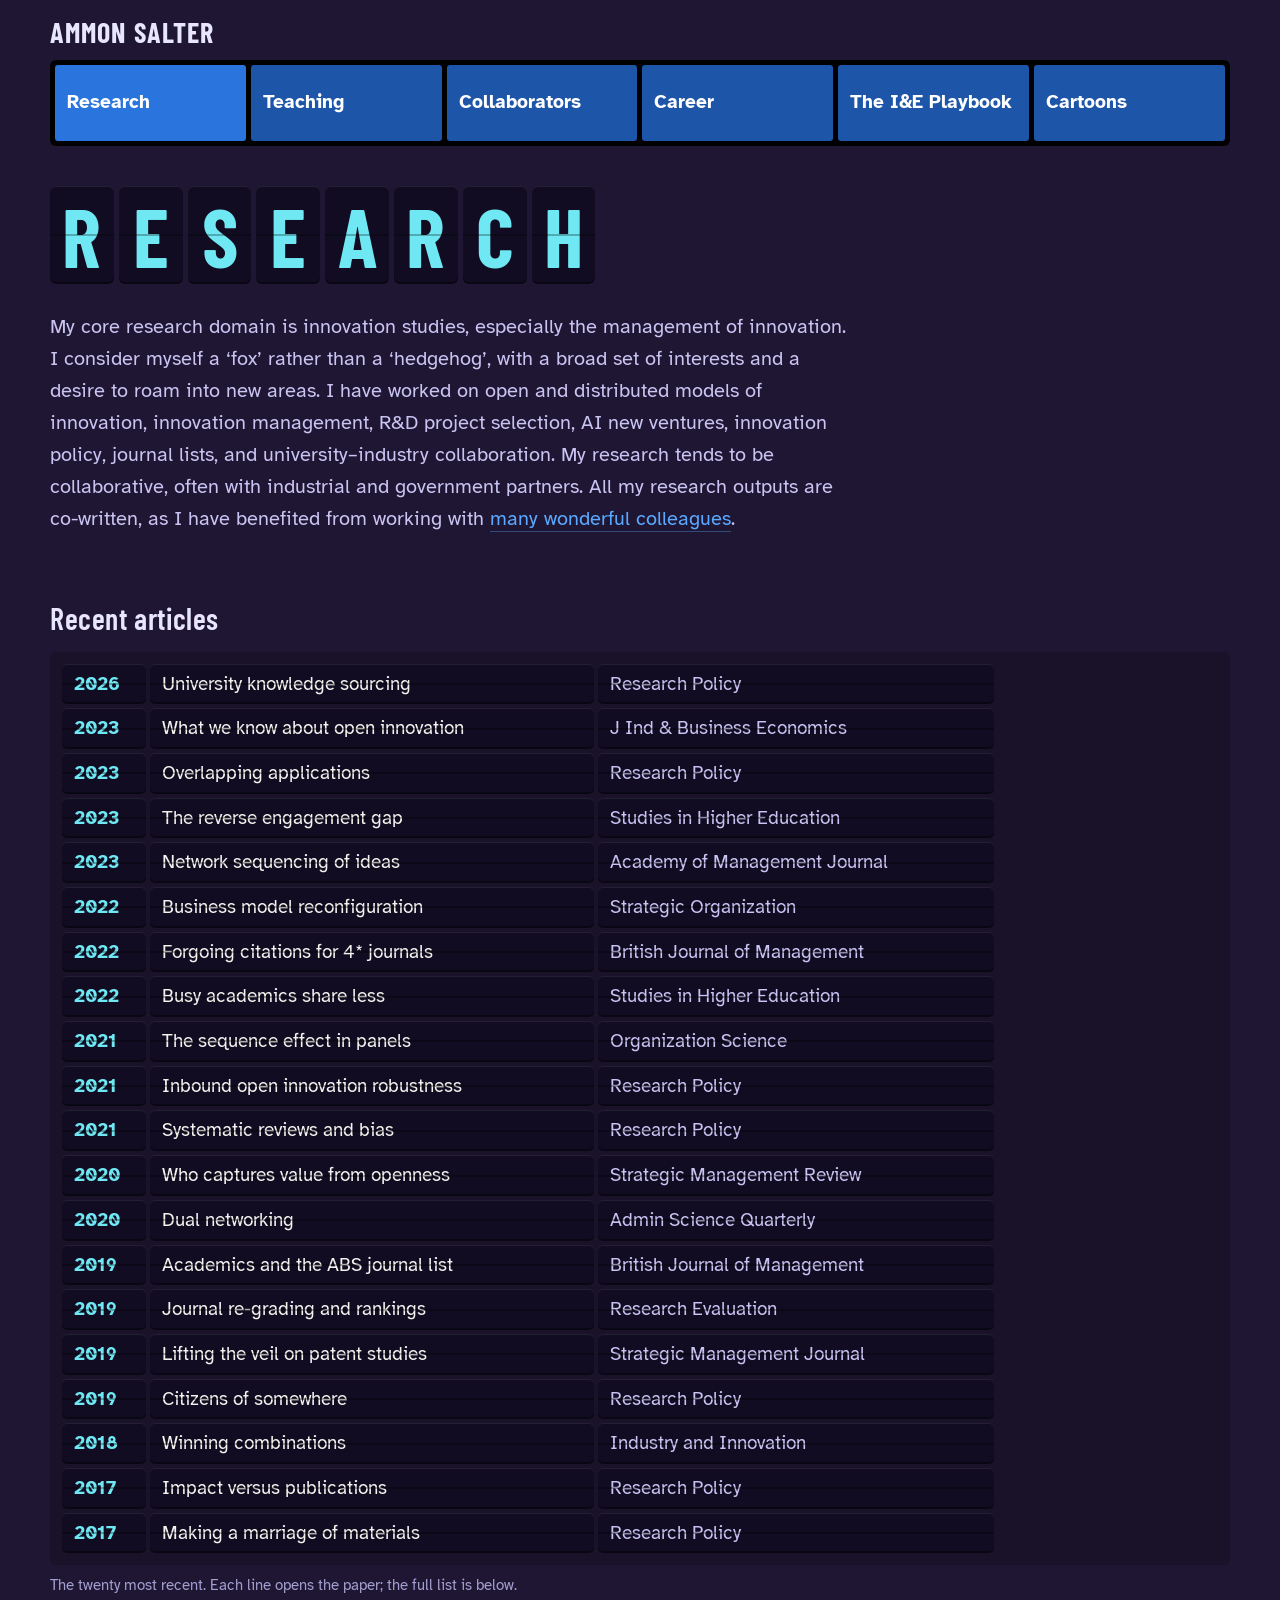
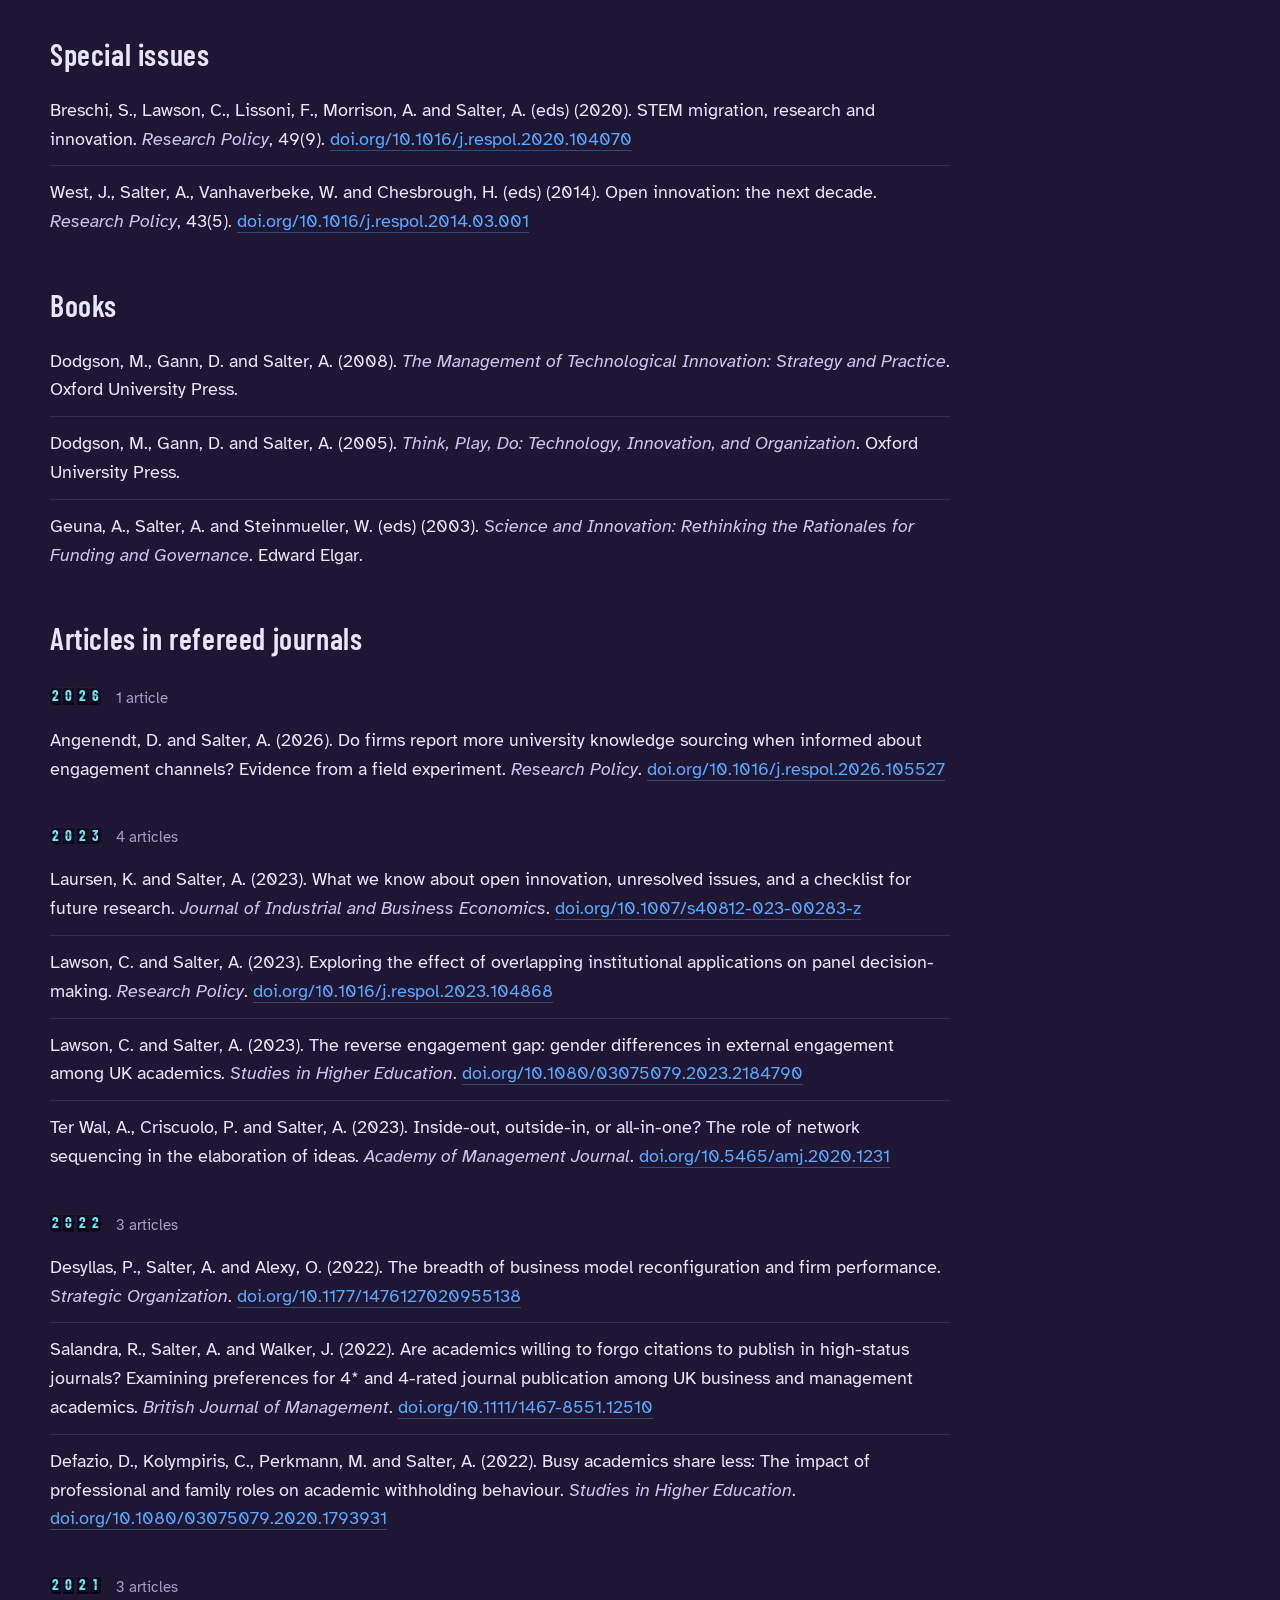
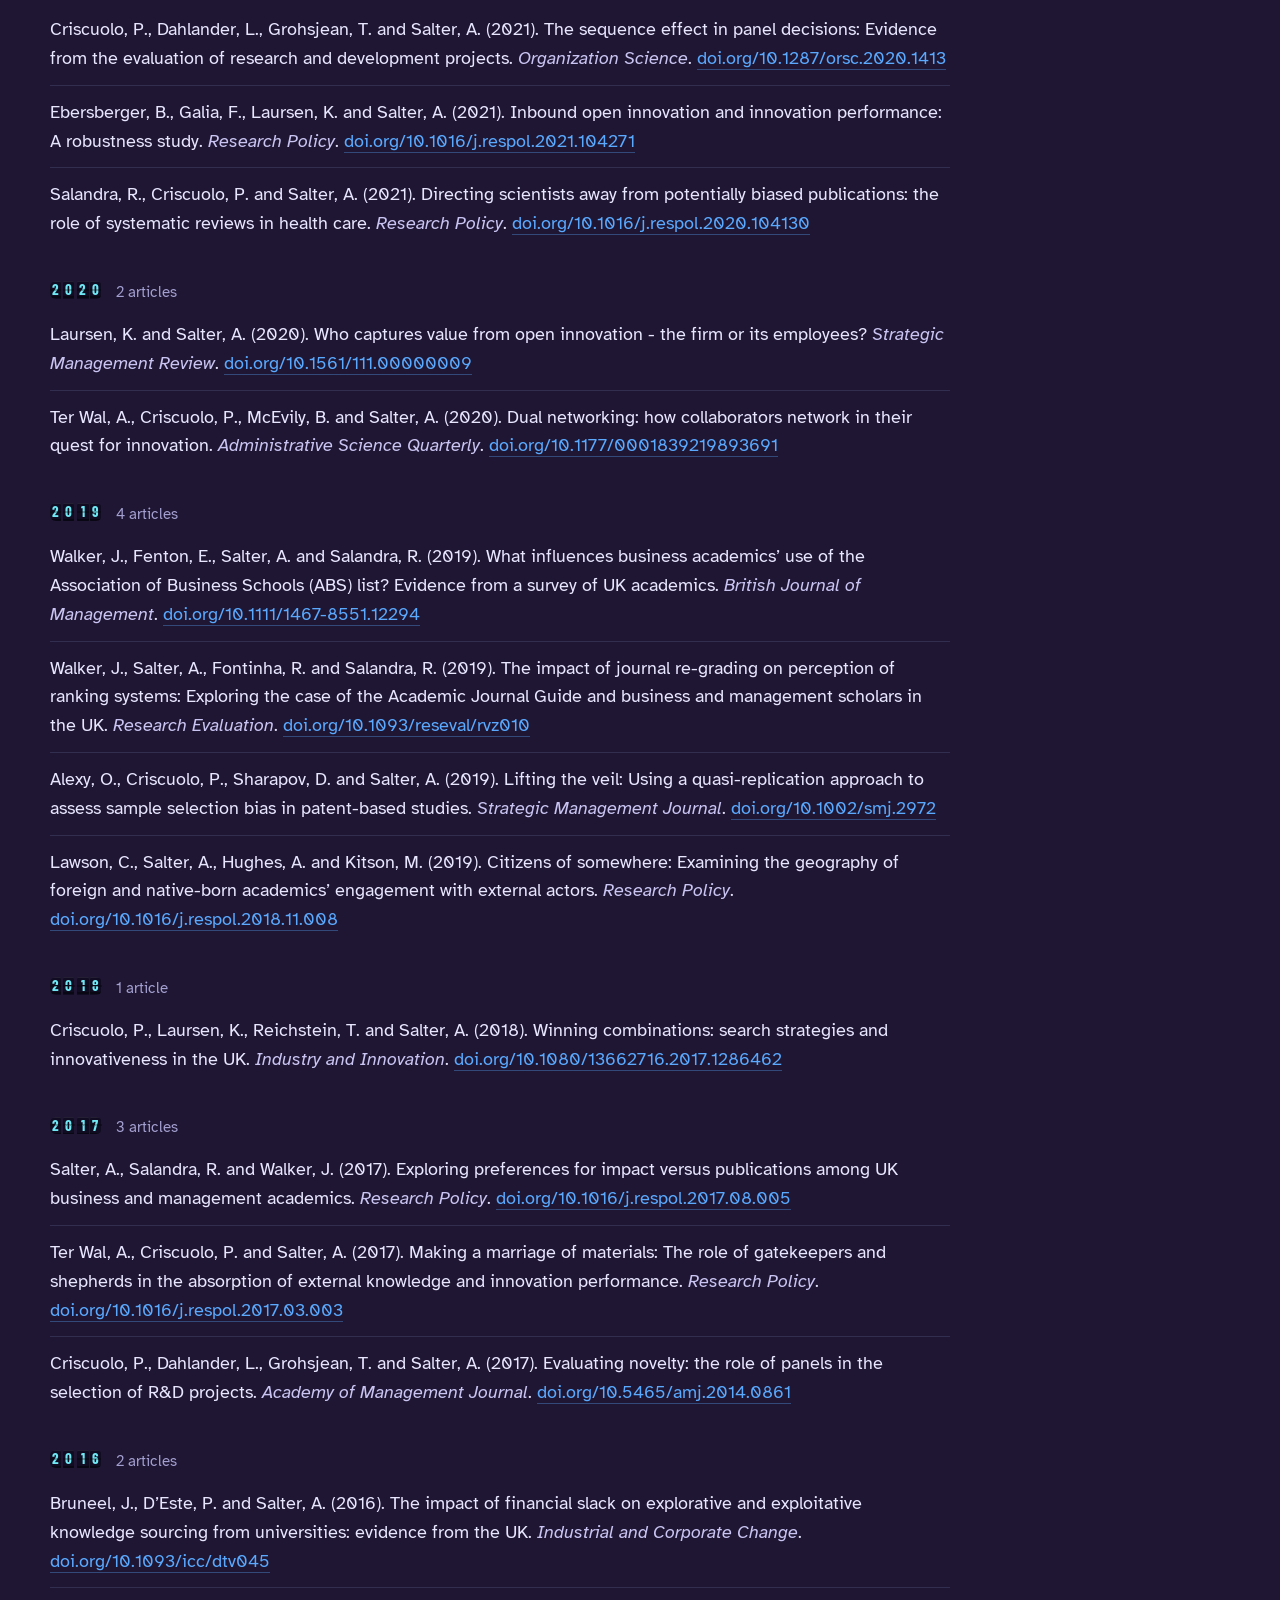
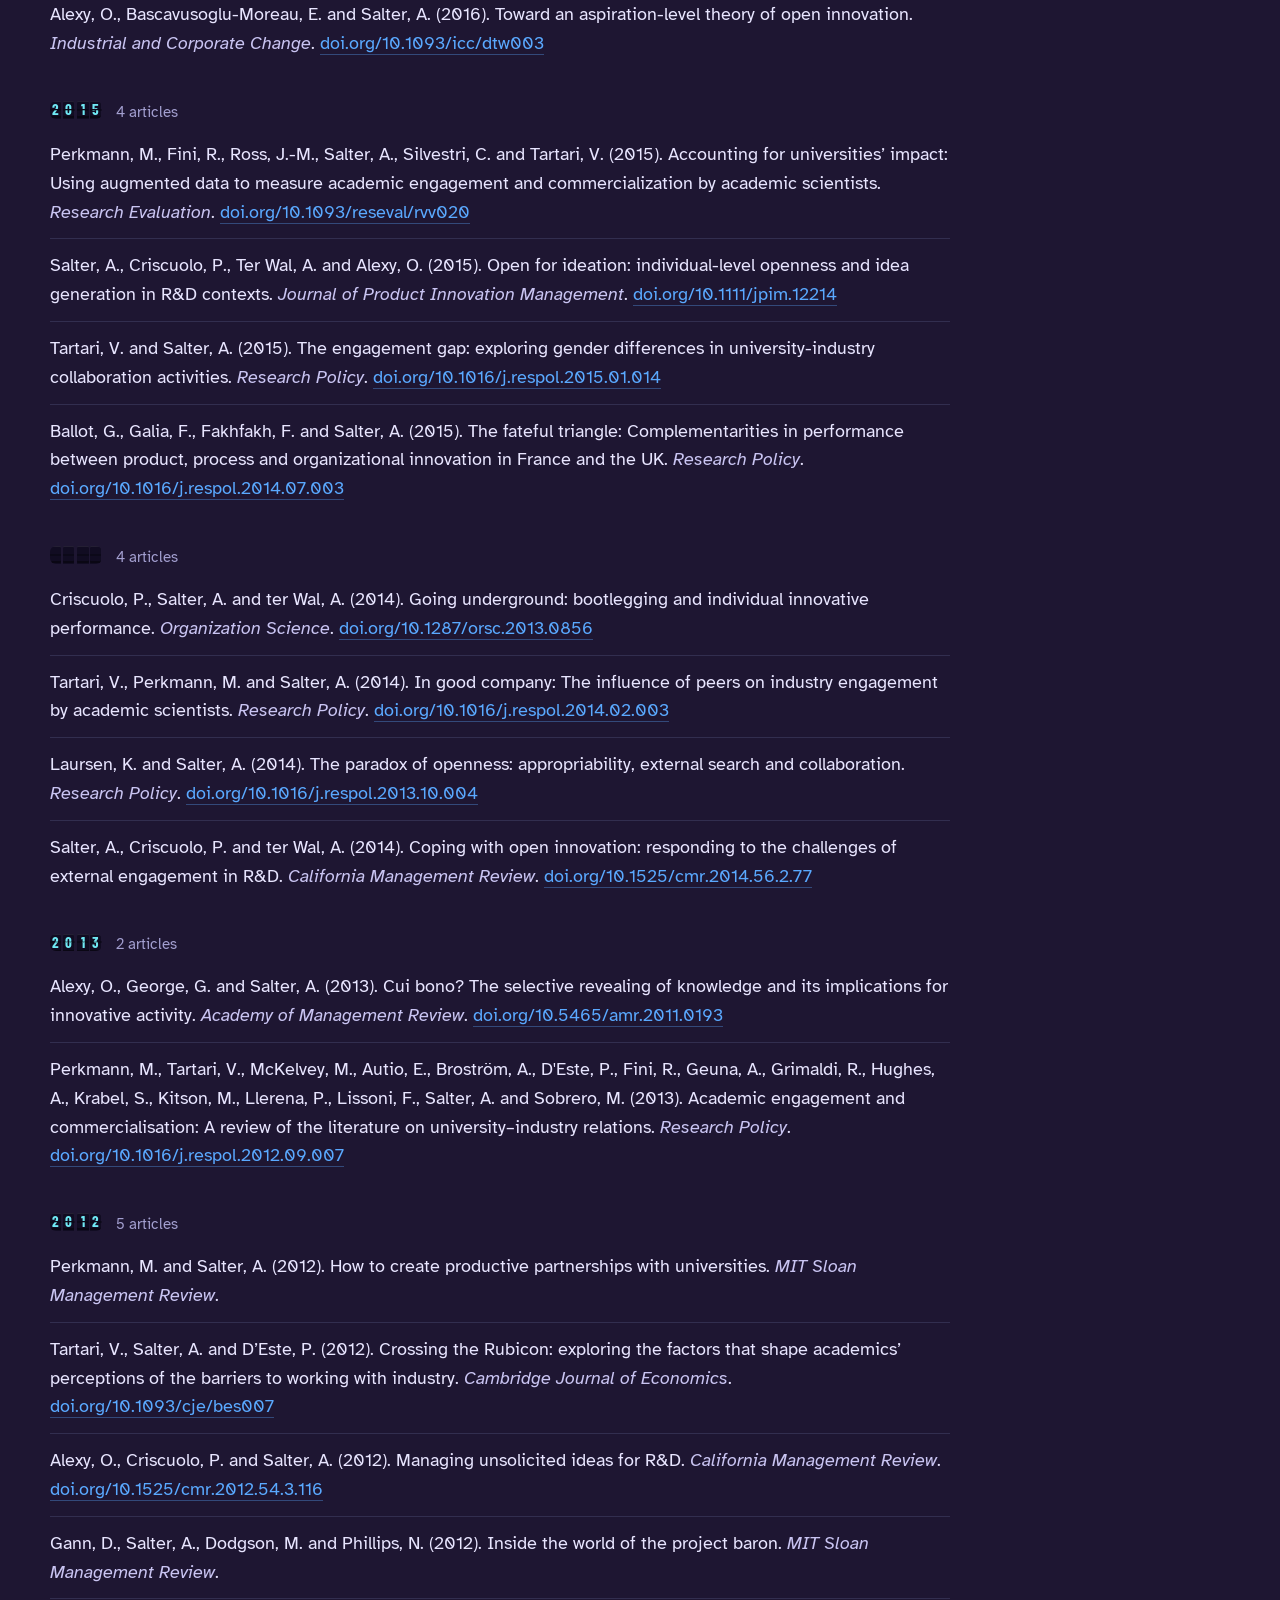
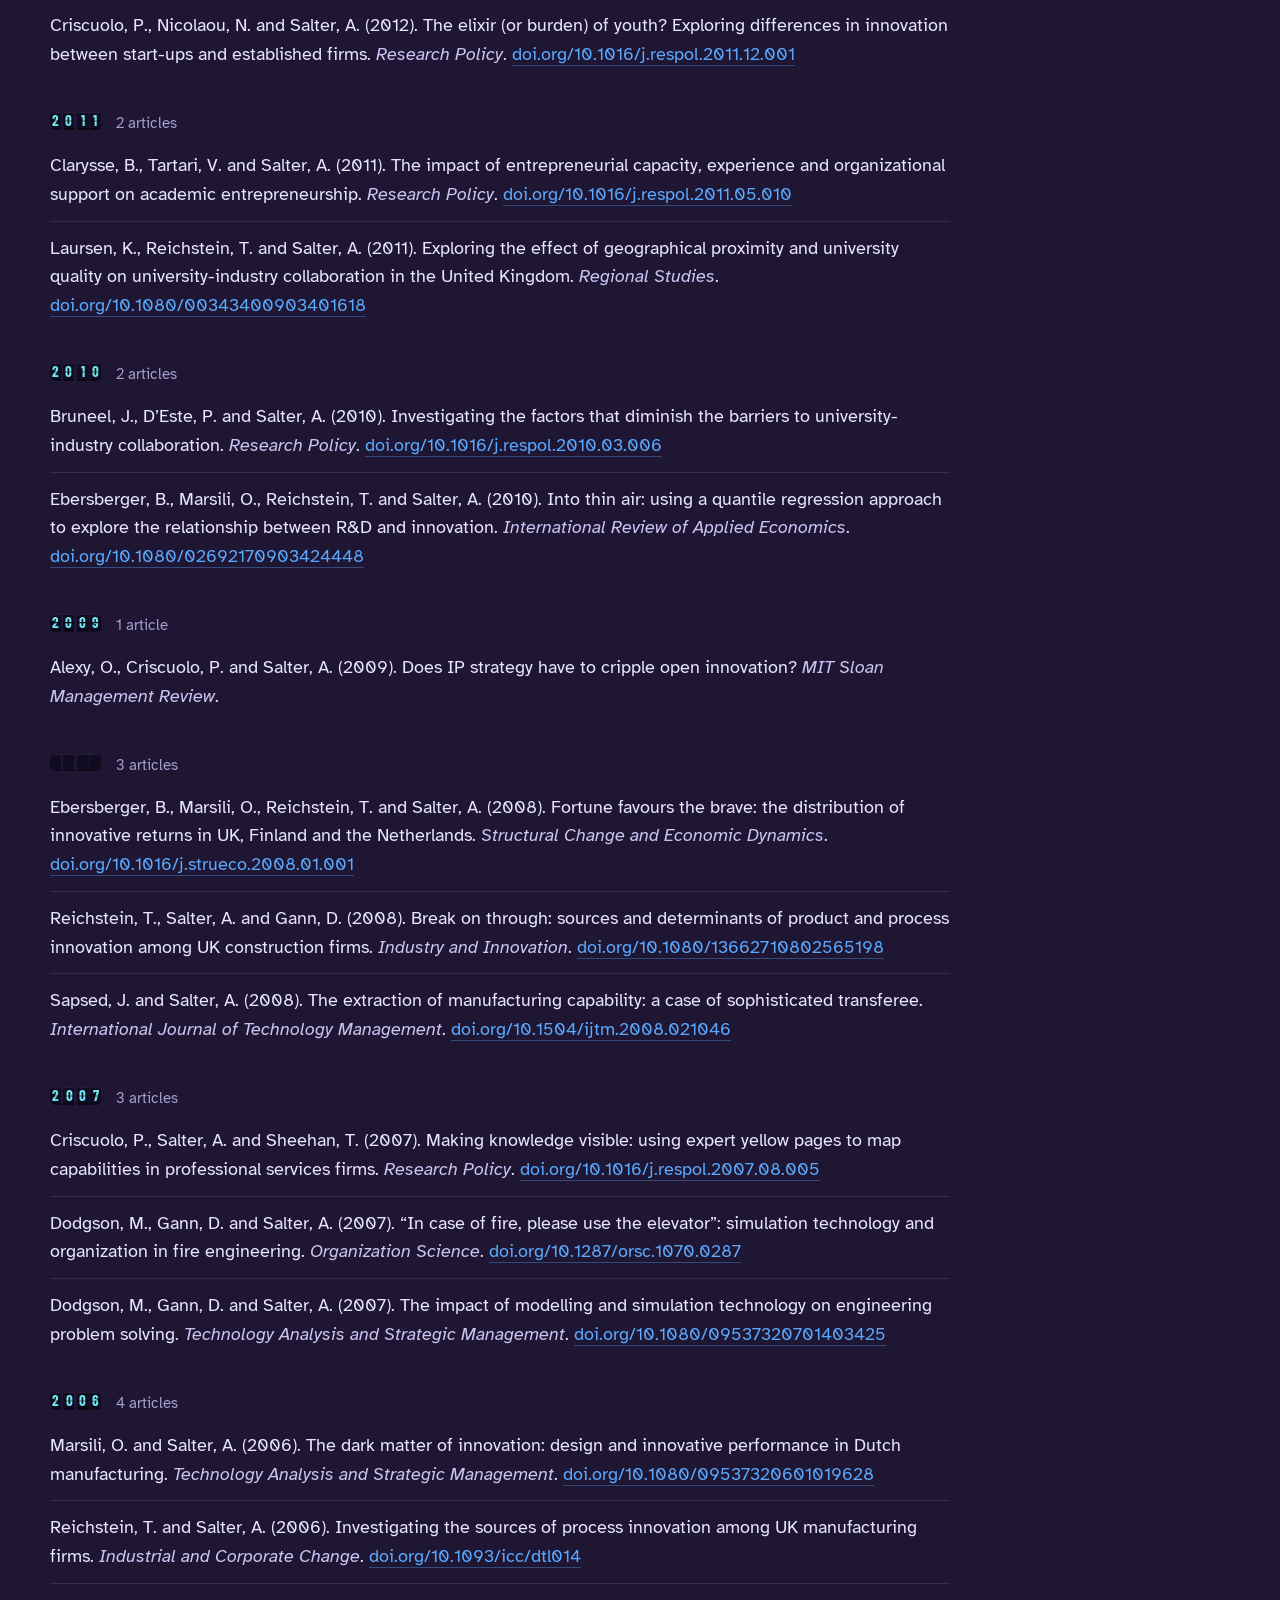
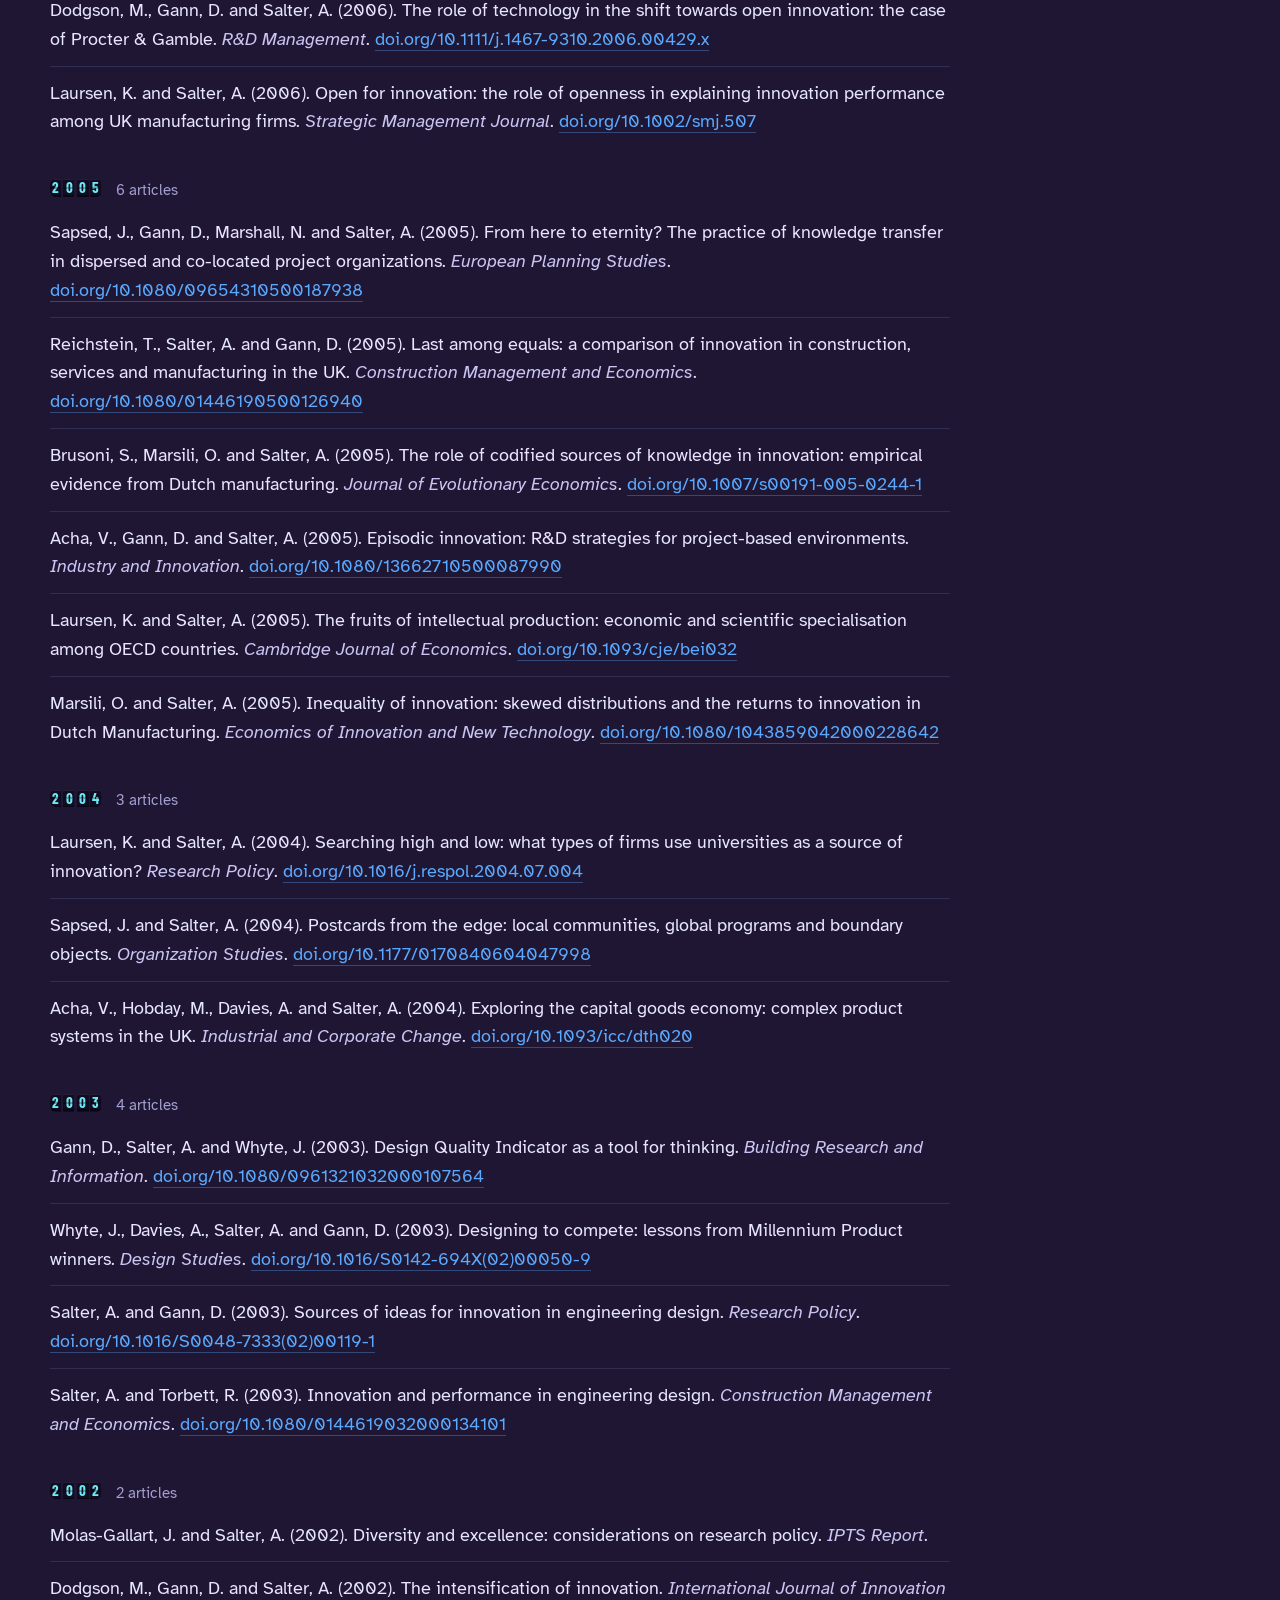
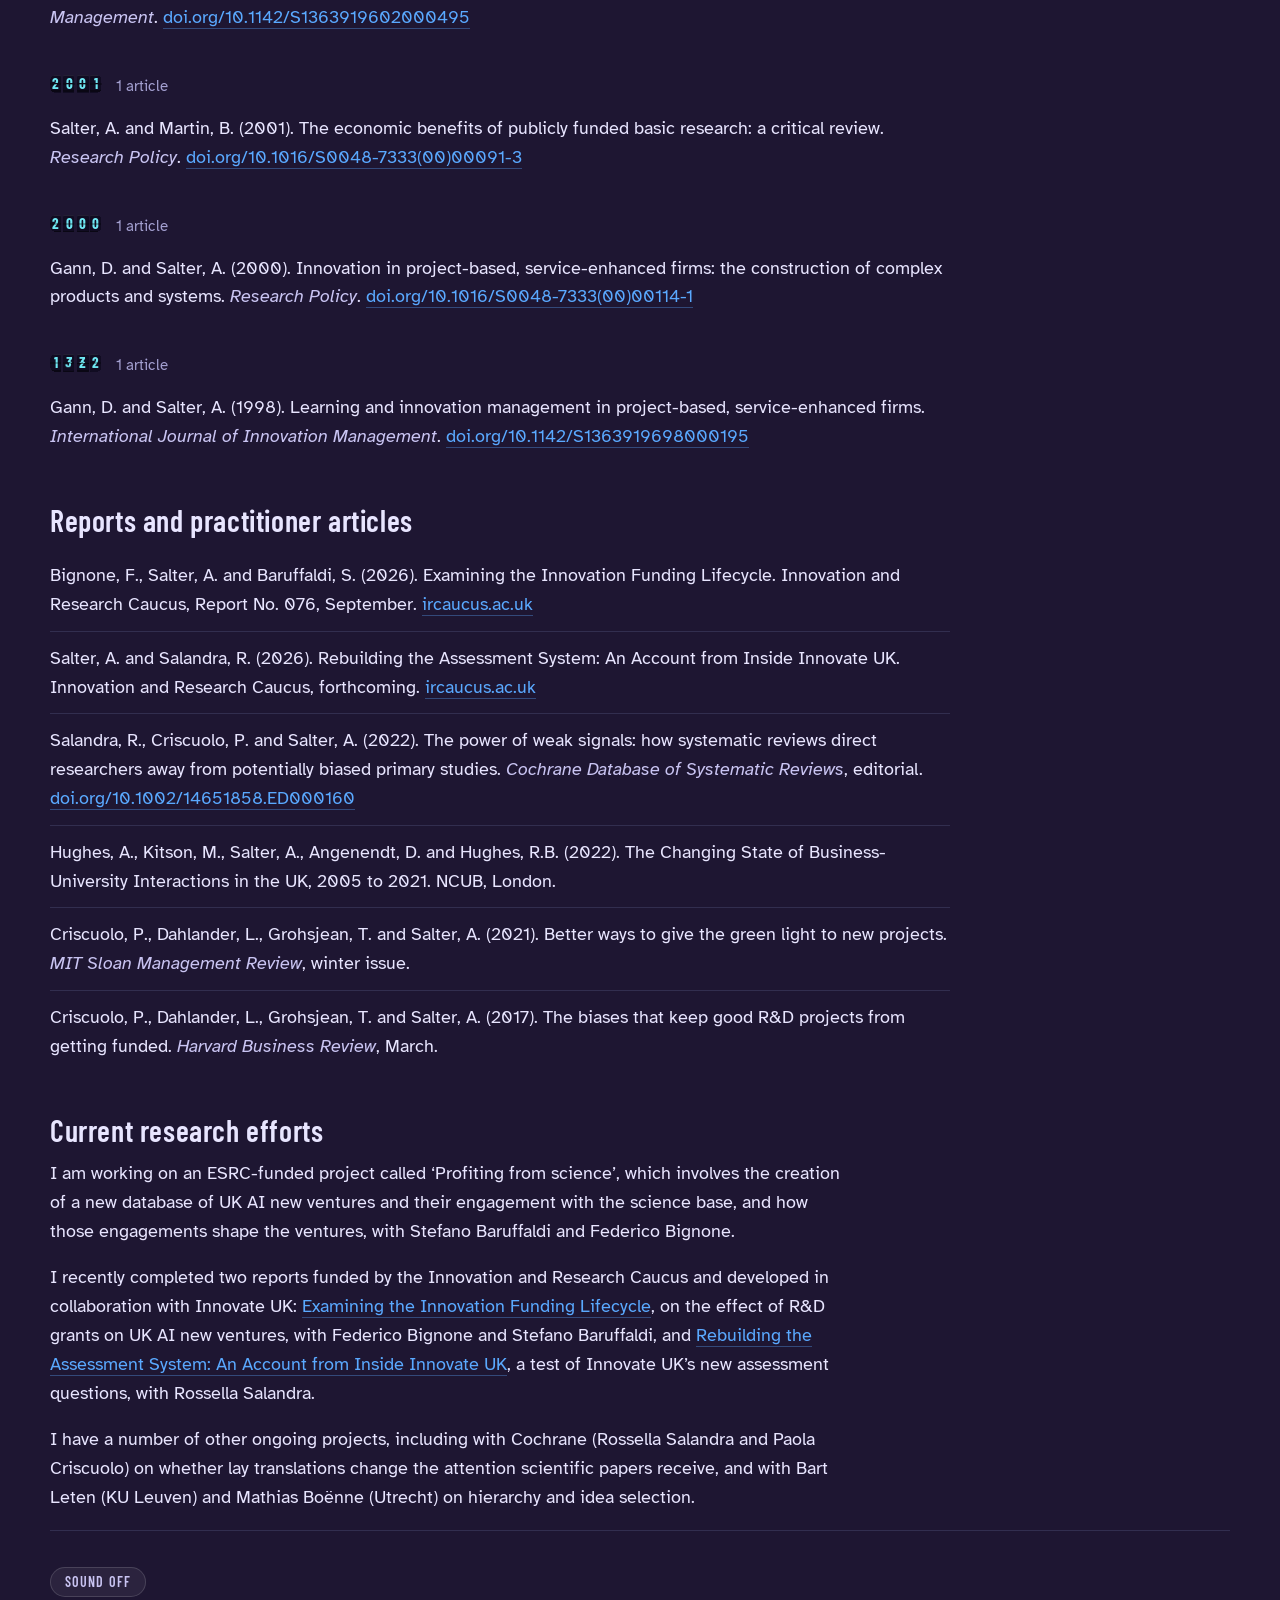
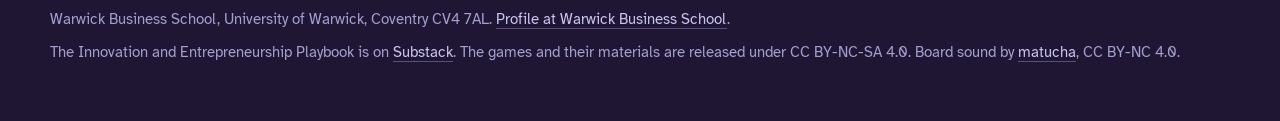
<file: research.html>
<!DOCTYPE html>
<html lang="en-GB" data-strand="research">
<head>
<meta charset="utf-8">
<meta name="viewport" content="width=device-width, initial-scale=1">
<title>Research, Ammon Salter</title>
<meta name="description" content="Research by Ammon Salter: all refereed articles by year, special issues, books and current projects.">
<link rel="canonical" href="https://ammonsalter.org/research.html">
<meta property="og:url" content="https://ammonsalter.org/research.html">
<meta property="og:image" content="https://ammonsalter.org/images/playbook-posters.jpg">
<meta property="og:type" content="website">
<meta property="og:site_name" content="Ammon Salter">
<meta property="og:title" content="Research, Ammon Salter">
<meta property="og:description" content="Research by Ammon Salter: all refereed articles by year, special issues, books and current projects.">
<meta name="twitter:card" content="summary_large_image">
<link rel="icon" href="favicon.svg" type="image/svg+xml">
<link rel="apple-touch-icon" href="apple-touch-icon.png">
<link rel="preconnect" href="https://fonts.googleapis.com">
<link rel="preconnect" href="https://fonts.gstatic.com" crossorigin>
<link href="https://fonts.googleapis.com/css2?family=Barlow+Condensed:wght@500;600;700&family=Atkinson+Hyperlegible:ital,wght@0,400;0,700;1,400&display=swap" rel="stylesheet">
<link rel="stylesheet" href="styles.css">
</head>
<body>
<header class="wrap top">
  <a class="name" href="index.html">Ammon Salter</a>
  <div class="operator">ammon <span>salter</span></div>
</header>
<nav class="wrap deps" aria-label="Pages"><div class="strip">
<a class="ncol here" href="research.html" aria-current="page">
  <div class="hd"><div class="dest">Research</div></div>
</a>
<a class="ncol" href="teaching.html">
  <div class="hd"><div class="dest">Teaching</div></div>
</a>
<a class="ncol" href="collaborators.html">
  <div class="hd"><div class="dest">Collaborators</div></div>
</a>
<a class="ncol" href="cv.html">
  <div class="hd"><div class="dest">Career</div></div>
</a>
<a class="ncol" href="games.html">
  <div class="hd"><div class="dest">The I&amp;E Playbook</div></div>
</a>
<a class="ncol" href="cartoons.html">
  <div class="hd"><div class="dest">Cartoons</div></div>
</a>
</div></nav>
<section class="wrap head">
  <h1 class="solari title" aria-label="RESEARCH"><div class="row" data-cells="8"><span>RESEARCH</span></div></h1>
  <p class="lede">My core research domain is innovation studies, especially the management of innovation. I consider myself a &lsquo;fox&rsquo; rather than a &lsquo;hedgehog&rsquo;, with a broad set of interests and a desire to roam into new areas. I have worked on open and distributed models of innovation, innovation management, R&amp;D project selection, AI new ventures, innovation policy, journal lists, and university&ndash;industry collaboration. My research tends to be collaborative, often with industrial and government partners. All my research outputs are co-written, as I have benefited from working with <a href="collaborators.html">many wonderful colleagues</a>.</p>
</section>
<main class="wrap">
  <h2>Recent articles</h2>
  <div class="solari" aria-label="Recent articles">
<div class="row" data-cells="4,34,30" data-href="https://doi.org/10.1016/j.respol.2026.105527"><span>2026</span><span>University knowledge sourcing</span><span>Research Policy</span></div>
<div class="row" data-cells="4,34,30" data-href="https://doi.org/10.1007/s40812-023-00283-z"><span>2023</span><span>What we know about open innovation</span><span>J Ind &amp; Business Economics</span></div>
<div class="row" data-cells="4,34,30" data-href="https://doi.org/10.1016/j.respol.2023.104868"><span>2023</span><span>Overlapping applications</span><span>Research Policy</span></div>
<div class="row" data-cells="4,34,30" data-href="https://doi.org/10.1080/03075079.2023.2184790"><span>2023</span><span>The reverse engagement gap</span><span>Studies in Higher Education</span></div>
<div class="row" data-cells="4,34,30" data-href="https://doi.org/10.5465/amj.2020.1231"><span>2023</span><span>Network sequencing of ideas</span><span>Academy of Management Journal</span></div>
<div class="row" data-cells="4,34,30" data-href="https://doi.org/10.1177/1476127020955138"><span>2022</span><span>Business model reconfiguration</span><span>Strategic Organization</span></div>
<div class="row" data-cells="4,34,30" data-href="https://doi.org/10.1111/1467-8551.12510"><span>2022</span><span>Forgoing citations for 4* journals</span><span>British Journal of Management</span></div>
<div class="row" data-cells="4,34,30" data-href="https://doi.org/10.1080/03075079.2020.1793931"><span>2022</span><span>Busy academics share less</span><span>Studies in Higher Education</span></div>
<div class="row" data-cells="4,34,30" data-href="https://doi.org/10.1287/orsc.2020.1413"><span>2021</span><span>The sequence effect in panels</span><span>Organization Science</span></div>
<div class="row" data-cells="4,34,30" data-href="https://doi.org/10.1016/j.respol.2021.104271"><span>2021</span><span>Inbound open innovation robustness</span><span>Research Policy</span></div>
<div class="row" data-cells="4,34,30" data-href="https://doi.org/10.1016/j.respol.2020.104130"><span>2021</span><span>Systematic reviews and bias</span><span>Research Policy</span></div>
<div class="row" data-cells="4,34,30" data-href="https://doi.org/10.1561/111.00000009"><span>2020</span><span>Who captures value from openness</span><span>Strategic Management Review</span></div>
<div class="row" data-cells="4,34,30" data-href="https://doi.org/10.1177/0001839219893691"><span>2020</span><span>Dual networking</span><span>Admin Science Quarterly</span></div>
<div class="row" data-cells="4,34,30" data-href="https://doi.org/10.1111/1467-8551.12294"><span>2019</span><span>Academics and the ABS journal list</span><span>British Journal of Management</span></div>
<div class="row" data-cells="4,34,30" data-href="https://doi.org/10.1093/reseval/rvz010"><span>2019</span><span>Journal re-grading and rankings</span><span>Research Evaluation</span></div>
<div class="row" data-cells="4,34,30" data-href="https://doi.org/10.1002/smj.2972"><span>2019</span><span>Lifting the veil on patent studies</span><span>Strategic Management Journal</span></div>
<div class="row" data-cells="4,34,30" data-href="https://doi.org/10.1016/j.respol.2018.11.008"><span>2019</span><span>Citizens of somewhere</span><span>Research Policy</span></div>
<div class="row" data-cells="4,34,30" data-href="https://doi.org/10.1080/13662716.2017.1286462"><span>2018</span><span>Winning combinations</span><span>Industry and Innovation</span></div>
<div class="row" data-cells="4,34,30" data-href="https://doi.org/10.1016/j.respol.2017.08.005"><span>2017</span><span>Impact versus publications</span><span>Research Policy</span></div>
<div class="row" data-cells="4,34,30" data-href="https://doi.org/10.1016/j.respol.2017.03.003"><span>2017</span><span>Making a marriage of materials</span><span>Research Policy</span></div>
  </div>
  <p class="boardnote">The twenty most recent. Each line opens the paper; the full list is below.</p>

  <h2>Special issues</h2>
  <ul class="list">
    <li><p class="t">Breschi, S., Lawson, C., Lissoni, F., Morrison, A. and Salter, A. (eds) (2020). STEM migration, research and innovation. <em>Research Policy</em>, 49(9). <a href="https://doi.org/10.1016/j.respol.2020.104070">doi.org/10.1016/j.respol.2020.104070</a></p></li>
    <li><p class="t">West, J., Salter, A., Vanhaverbeke, W. and Chesbrough, H. (eds) (2014). Open innovation: the next decade. <em>Research Policy</em>, 43(5). <a href="https://doi.org/10.1016/j.respol.2014.03.001">doi.org/10.1016/j.respol.2014.03.001</a></p></li>
  </ul>

  <h2>Books</h2>
  <ul class="list">
    <li><p class="t">Dodgson, M., Gann, D. and Salter, A. (2008). <em>The Management of Technological Innovation: Strategy and Practice</em>. Oxford University Press.</p></li>
    <li><p class="t">Dodgson, M., Gann, D. and Salter, A. (2005). <em>Think, Play, Do: Technology, Innovation, and Organization</em>. Oxford University Press.</p></li>
    <li><p class="t">Geuna, A., Salter, A. and Steinmueller, W. (eds) (2003). <em>Science and Innovation: Rethinking the Rationales for Funding and Governance</em>. Edward Elgar.</p></li>
  </ul>

  <h2>Articles in refereed journals</h2>
<div class="yearhead"><span class="solari inline" aria-label="2026"><span class="row" data-cells="4"><span>2026</span></span></span><span class="count">1 article</span></div>
<ul class="list">
<li><p class="t">Angenendt, D. and Salter, A. (2026). Do firms report more university knowledge sourcing when informed about engagement channels? Evidence from a field experiment. <em>Research Policy</em>. <a href="https://doi.org/10.1016/j.respol.2026.105527">doi.org/10.1016/j.respol.2026.105527</a></p></li>
</ul>
<div class="yearhead"><span class="solari inline" aria-label="2023"><span class="row" data-cells="4"><span>2023</span></span></span><span class="count">4 articles</span></div>
<ul class="list">
<li><p class="t">Laursen, K. and Salter, A. (2023). What we know about open innovation, unresolved issues, and a checklist for future research. <em>Journal of Industrial and Business Economics</em>. <a href="https://doi.org/10.1007/s40812-023-00283-z">doi.org/10.1007/s40812-023-00283-z</a></p></li>
<li><p class="t">Lawson, C. and Salter, A. (2023). Exploring the effect of overlapping institutional applications on panel decision-making. <em>Research Policy</em>. <a href="https://doi.org/10.1016/j.respol.2023.104868">doi.org/10.1016/j.respol.2023.104868</a></p></li>
<li><p class="t">Lawson, C. and Salter, A. (2023). The reverse engagement gap: gender differences in external engagement among UK academics. <em>Studies in Higher Education</em>. <a href="https://doi.org/10.1080/03075079.2023.2184790">doi.org/10.1080/03075079.2023.2184790</a></p></li>
<li><p class="t">Ter Wal, A., Criscuolo, P. and Salter, A. (2023). Inside-out, outside-in, or all-in-one? The role of network sequencing in the elaboration of ideas. <em>Academy of Management Journal</em>. <a href="https://doi.org/10.5465/amj.2020.1231">doi.org/10.5465/amj.2020.1231</a></p></li>
</ul>
<div class="yearhead"><span class="solari inline" aria-label="2022"><span class="row" data-cells="4"><span>2022</span></span></span><span class="count">3 articles</span></div>
<ul class="list">
<li><p class="t">Desyllas, P., Salter, A. and Alexy, O. (2022). The breadth of business model reconfiguration and firm performance. <em>Strategic Organization</em>. <a href="https://doi.org/10.1177/1476127020955138">doi.org/10.1177/1476127020955138</a></p></li>
<li><p class="t">Salandra, R., Salter, A. and Walker, J. (2022). Are academics willing to forgo citations to publish in high-status journals? Examining preferences for 4* and 4-rated journal publication among UK business and management academics. <em>British Journal of Management</em>. <a href="https://doi.org/10.1111/1467-8551.12510">doi.org/10.1111/1467-8551.12510</a></p></li>
<li><p class="t">Defazio, D., Kolympiris, C., Perkmann, M. and Salter, A. (2022). Busy academics share less: The impact of professional and family roles on academic withholding behaviour. <em>Studies in Higher Education</em>. <a href="https://doi.org/10.1080/03075079.2020.1793931">doi.org/10.1080/03075079.2020.1793931</a></p></li>
</ul>
<div class="yearhead"><span class="solari inline" aria-label="2021"><span class="row" data-cells="4"><span>2021</span></span></span><span class="count">3 articles</span></div>
<ul class="list">
<li><p class="t">Criscuolo, P., Dahlander, L., Grohsjean, T. and Salter, A. (2021). The sequence effect in panel decisions: Evidence from the evaluation of research and development projects. <em>Organization Science</em>. <a href="https://doi.org/10.1287/orsc.2020.1413">doi.org/10.1287/orsc.2020.1413</a></p></li>
<li><p class="t">Ebersberger, B., Galia, F., Laursen, K. and Salter, A. (2021). Inbound open innovation and innovation performance: A robustness study. <em>Research Policy</em>. <a href="https://doi.org/10.1016/j.respol.2021.104271">doi.org/10.1016/j.respol.2021.104271</a></p></li>
<li><p class="t">Salandra, R., Criscuolo, P. and Salter, A. (2021). Directing scientists away from potentially biased publications: the role of systematic reviews in health care. <em>Research Policy</em>. <a href="https://doi.org/10.1016/j.respol.2020.104130">doi.org/10.1016/j.respol.2020.104130</a></p></li>
</ul>
<div class="yearhead"><span class="solari inline" aria-label="2020"><span class="row" data-cells="4"><span>2020</span></span></span><span class="count">2 articles</span></div>
<ul class="list">
<li><p class="t">Laursen, K. and Salter, A. (2020). Who captures value from open innovation - the firm or its employees? <em>Strategic Management Review</em>. <a href="https://doi.org/10.1561/111.00000009">doi.org/10.1561/111.00000009</a></p></li>
<li><p class="t">Ter Wal, A., Criscuolo, P., McEvily, B. and Salter, A. (2020). Dual networking: how collaborators network in their quest for innovation. <em>Administrative Science Quarterly</em>. <a href="https://doi.org/10.1177/0001839219893691">doi.org/10.1177/0001839219893691</a></p></li>
</ul>
<div class="yearhead"><span class="solari inline" aria-label="2019"><span class="row" data-cells="4"><span>2019</span></span></span><span class="count">4 articles</span></div>
<ul class="list">
<li><p class="t">Walker, J., Fenton, E., Salter, A. and Salandra, R. (2019). What influences business academics’ use of the Association of Business Schools (ABS) list? Evidence from a survey of UK academics. <em>British Journal of Management</em>. <a href="https://doi.org/10.1111/1467-8551.12294">doi.org/10.1111/1467-8551.12294</a></p></li>
<li><p class="t">Walker, J., Salter, A., Fontinha, R. and Salandra, R. (2019). The impact of journal re-grading on perception of ranking systems: Exploring the case of the Academic Journal Guide and business and management scholars in the UK. <em>Research Evaluation</em>. <a href="https://doi.org/10.1093/reseval/rvz010">doi.org/10.1093/reseval/rvz010</a></p></li>
<li><p class="t">Alexy, O., Criscuolo, P., Sharapov, D. and Salter, A. (2019). Lifting the veil: Using a quasi-replication approach to assess sample selection bias in patent-based studies. <em>Strategic Management Journal</em>. <a href="https://doi.org/10.1002/smj.2972">doi.org/10.1002/smj.2972</a></p></li>
<li><p class="t">Lawson, C., Salter, A., Hughes, A. and Kitson, M. (2019). Citizens of somewhere: Examining the geography of foreign and native-born academics’ engagement with external actors. <em>Research Policy</em>. <a href="https://doi.org/10.1016/j.respol.2018.11.008">doi.org/10.1016/j.respol.2018.11.008</a></p></li>
</ul>
<div class="yearhead"><span class="solari inline" aria-label="2018"><span class="row" data-cells="4"><span>2018</span></span></span><span class="count">1 article</span></div>
<ul class="list">
<li><p class="t">Criscuolo, P., Laursen, K., Reichstein, T. and Salter, A. (2018). Winning combinations: search strategies and innovativeness in the UK. <em>Industry and Innovation</em>. <a href="https://doi.org/10.1080/13662716.2017.1286462">doi.org/10.1080/13662716.2017.1286462</a></p></li>
</ul>
<div class="yearhead"><span class="solari inline" aria-label="2017"><span class="row" data-cells="4"><span>2017</span></span></span><span class="count">3 articles</span></div>
<ul class="list">
<li><p class="t">Salter, A., Salandra, R. and Walker, J. (2017). Exploring preferences for impact versus publications among UK business and management academics. <em>Research Policy</em>. <a href="https://doi.org/10.1016/j.respol.2017.08.005">doi.org/10.1016/j.respol.2017.08.005</a></p></li>
<li><p class="t">Ter Wal, A., Criscuolo, P. and Salter, A. (2017). Making a marriage of materials: The role of gatekeepers and shepherds in the absorption of external knowledge and innovation performance. <em>Research Policy</em>. <a href="https://doi.org/10.1016/j.respol.2017.03.003">doi.org/10.1016/j.respol.2017.03.003</a></p></li>
<li><p class="t">Criscuolo, P., Dahlander, L., Grohsjean, T. and Salter, A. (2017). Evaluating novelty: the role of panels in the selection of R&amp;D projects. <em>Academy of Management Journal</em>. <a href="https://doi.org/10.5465/amj.2014.0861">doi.org/10.5465/amj.2014.0861</a></p></li>
</ul>
<div class="yearhead"><span class="solari inline" aria-label="2016"><span class="row" data-cells="4"><span>2016</span></span></span><span class="count">2 articles</span></div>
<ul class="list">
<li><p class="t">Bruneel, J., D’Este, P. and Salter, A. (2016). The impact of financial slack on explorative and exploitative knowledge sourcing from universities: evidence from the UK. <em>Industrial and Corporate Change</em>. <a href="https://doi.org/10.1093/icc/dtv045">doi.org/10.1093/icc/dtv045</a></p></li>
<li><p class="t">Alexy, O., Bascavusoglu-Moreau, E. and Salter, A. (2016). Toward an aspiration-level theory of open innovation. <em>Industrial and Corporate Change</em>. <a href="https://doi.org/10.1093/icc/dtw003">doi.org/10.1093/icc/dtw003</a></p></li>
</ul>
<div class="yearhead"><span class="solari inline" aria-label="2015"><span class="row" data-cells="4"><span>2015</span></span></span><span class="count">4 articles</span></div>
<ul class="list">
<li><p class="t">Perkmann, M., Fini, R., Ross, J.-M., Salter, A., Silvestri, C. and Tartari, V. (2015). Accounting for universities’ impact: Using augmented data to measure academic engagement and commercialization by academic scientists. <em>Research Evaluation</em>. <a href="https://doi.org/10.1093/reseval/rvv020">doi.org/10.1093/reseval/rvv020</a></p></li>
<li><p class="t">Salter, A., Criscuolo, P., Ter Wal, A. and Alexy, O. (2015). Open for ideation: individual-level openness and idea generation in R&amp;D contexts. <em>Journal of Product Innovation Management</em>. <a href="https://doi.org/10.1111/jpim.12214">doi.org/10.1111/jpim.12214</a></p></li>
<li><p class="t">Tartari, V. and Salter, A. (2015). The engagement gap: exploring gender differences in university-industry collaboration activities. <em>Research Policy</em>. <a href="https://doi.org/10.1016/j.respol.2015.01.014">doi.org/10.1016/j.respol.2015.01.014</a></p></li>
<li><p class="t">Ballot, G., Galia, F., Fakhfakh, F. and Salter, A. (2015). The fateful triangle: Complementarities in performance between product, process and organizational innovation in France and the UK. <em>Research Policy</em>. <a href="https://doi.org/10.1016/j.respol.2014.07.003">doi.org/10.1016/j.respol.2014.07.003</a></p></li>
</ul>
<div class="yearhead"><span class="solari inline" aria-label="2014"><span class="row" data-cells="4"><span>2014</span></span></span><span class="count">4 articles</span></div>
<ul class="list">
<li><p class="t">Criscuolo, P., Salter, A. and ter Wal, A. (2014). Going underground: bootlegging and individual innovative performance. <em>Organization Science</em>. <a href="https://doi.org/10.1287/orsc.2013.0856">doi.org/10.1287/orsc.2013.0856</a></p></li>
<li><p class="t">Tartari, V., Perkmann, M. and Salter, A. (2014). In good company: The influence of peers on industry engagement by academic scientists. <em>Research Policy</em>. <a href="https://doi.org/10.1016/j.respol.2014.02.003">doi.org/10.1016/j.respol.2014.02.003</a></p></li>
<li><p class="t">Laursen, K. and Salter, A. (2014). The paradox of openness: appropriability, external search and collaboration. <em>Research Policy</em>. <a href="https://doi.org/10.1016/j.respol.2013.10.004">doi.org/10.1016/j.respol.2013.10.004</a></p></li>
<li><p class="t">Salter, A., Criscuolo, P. and ter Wal, A. (2014). Coping with open innovation: responding to the challenges of external engagement in R&amp;D. <em>California Management Review</em>. <a href="https://doi.org/10.1525/cmr.2014.56.2.77">doi.org/10.1525/cmr.2014.56.2.77</a></p></li>
</ul>
<div class="yearhead"><span class="solari inline" aria-label="2013"><span class="row" data-cells="4"><span>2013</span></span></span><span class="count">2 articles</span></div>
<ul class="list">
<li><p class="t">Alexy, O., George, G. and Salter, A. (2013). Cui bono? The selective revealing of knowledge and its implications for innovative activity. <em>Academy of Management Review</em>. <a href="https://doi.org/10.5465/amr.2011.0193">doi.org/10.5465/amr.2011.0193</a></p></li>
<li><p class="t">Perkmann, M., Tartari, V., McKelvey, M., Autio, E., Broström, A., D&#x27;Este, P., Fini, R., Geuna, A., Grimaldi, R., Hughes, A., Krabel, S., Kitson, M., Llerena, P., Lissoni, F., Salter, A. and Sobrero, M. (2013). Academic engagement and commercialisation: A review of the literature on university–industry relations. <em>Research Policy</em>. <a href="https://doi.org/10.1016/j.respol.2012.09.007">doi.org/10.1016/j.respol.2012.09.007</a></p></li>
</ul>
<div class="yearhead"><span class="solari inline" aria-label="2012"><span class="row" data-cells="4"><span>2012</span></span></span><span class="count">5 articles</span></div>
<ul class="list">
<li><p class="t">Perkmann, M. and Salter, A. (2012). How to create productive partnerships with universities. <em>MIT Sloan Management Review</em>.</p></li>
<li><p class="t">Tartari, V., Salter, A. and D’Este, P. (2012). Crossing the Rubicon: exploring the factors that shape academics’ perceptions of the barriers to working with industry. <em>Cambridge Journal of Economics</em>. <a href="https://doi.org/10.1093/cje/bes007">doi.org/10.1093/cje/bes007</a></p></li>
<li><p class="t">Alexy, O., Criscuolo, P. and Salter, A. (2012). Managing unsolicited ideas for R&amp;D. <em>California Management Review</em>. <a href="https://doi.org/10.1525/cmr.2012.54.3.116">doi.org/10.1525/cmr.2012.54.3.116</a></p></li>
<li><p class="t">Gann, D., Salter, A., Dodgson, M. and Phillips, N. (2012). Inside the world of the project baron. <em>MIT Sloan Management Review</em>.</p></li>
<li><p class="t">Criscuolo, P., Nicolaou, N. and Salter, A. (2012). The elixir (or burden) of youth? Exploring differences in innovation between start-ups and established firms. <em>Research Policy</em>. <a href="https://doi.org/10.1016/j.respol.2011.12.001">doi.org/10.1016/j.respol.2011.12.001</a></p></li>
</ul>
<div class="yearhead"><span class="solari inline" aria-label="2011"><span class="row" data-cells="4"><span>2011</span></span></span><span class="count">2 articles</span></div>
<ul class="list">
<li><p class="t">Clarysse, B., Tartari, V. and Salter, A. (2011). The impact of entrepreneurial capacity, experience and organizational support on academic entrepreneurship. <em>Research Policy</em>. <a href="https://doi.org/10.1016/j.respol.2011.05.010">doi.org/10.1016/j.respol.2011.05.010</a></p></li>
<li><p class="t">Laursen, K., Reichstein, T. and Salter, A. (2011). Exploring the effect of geographical proximity and university quality on university-industry collaboration in the United Kingdom. <em>Regional Studies</em>. <a href="https://doi.org/10.1080/00343400903401618">doi.org/10.1080/00343400903401618</a></p></li>
</ul>
<div class="yearhead"><span class="solari inline" aria-label="2010"><span class="row" data-cells="4"><span>2010</span></span></span><span class="count">2 articles</span></div>
<ul class="list">
<li><p class="t">Bruneel, J., D’Este, P. and Salter, A. (2010). Investigating the factors that diminish the barriers to university-industry collaboration. <em>Research Policy</em>. <a href="https://doi.org/10.1016/j.respol.2010.03.006">doi.org/10.1016/j.respol.2010.03.006</a></p></li>
<li><p class="t">Ebersberger, B., Marsili, O., Reichstein, T. and Salter, A. (2010). Into thin air: using a quantile regression approach to explore the relationship between R&amp;D and innovation. <em>International Review of Applied Economics</em>. <a href="https://doi.org/10.1080/02692170903424448">doi.org/10.1080/02692170903424448</a></p></li>
</ul>
<div class="yearhead"><span class="solari inline" aria-label="2009"><span class="row" data-cells="4"><span>2009</span></span></span><span class="count">1 article</span></div>
<ul class="list">
<li><p class="t">Alexy, O., Criscuolo, P. and Salter, A. (2009). Does IP strategy have to cripple open innovation? <em>MIT Sloan Management Review</em>.</p></li>
</ul>
<div class="yearhead"><span class="solari inline" aria-label="2008"><span class="row" data-cells="4"><span>2008</span></span></span><span class="count">3 articles</span></div>
<ul class="list">
<li><p class="t">Ebersberger, B., Marsili, O., Reichstein, T. and Salter, A. (2008). Fortune favours the brave: the distribution of innovative returns in UK, Finland and the Netherlands. <em>Structural Change and Economic Dynamics</em>. <a href="https://doi.org/10.1016/j.strueco.2008.01.001">doi.org/10.1016/j.strueco.2008.01.001</a></p></li>
<li><p class="t">Reichstein, T., Salter, A. and Gann, D. (2008). Break on through: sources and determinants of product and process innovation among UK construction firms. <em>Industry and Innovation</em>. <a href="https://doi.org/10.1080/13662710802565198">doi.org/10.1080/13662710802565198</a></p></li>
<li><p class="t">Sapsed, J. and Salter, A. (2008). The extraction of manufacturing capability: a case of sophisticated transferee. <em>International Journal of Technology Management</em>. <a href="https://doi.org/10.1504/ijtm.2008.021046">doi.org/10.1504/ijtm.2008.021046</a></p></li>
</ul>
<div class="yearhead"><span class="solari inline" aria-label="2007"><span class="row" data-cells="4"><span>2007</span></span></span><span class="count">3 articles</span></div>
<ul class="list">
<li><p class="t">Criscuolo, P., Salter, A. and Sheehan, T. (2007). Making knowledge visible: using expert yellow pages to map capabilities in professional services firms. <em>Research Policy</em>. <a href="https://doi.org/10.1016/j.respol.2007.08.005">doi.org/10.1016/j.respol.2007.08.005</a></p></li>
<li><p class="t">Dodgson, M., Gann, D. and Salter, A. (2007). “In case of fire, please use the elevator”: simulation technology and organization in fire engineering. <em>Organization Science</em>. <a href="https://doi.org/10.1287/orsc.1070.0287">doi.org/10.1287/orsc.1070.0287</a></p></li>
<li><p class="t">Dodgson, M., Gann, D. and Salter, A. (2007). The impact of modelling and simulation technology on engineering problem solving. <em>Technology Analysis and Strategic Management</em>. <a href="https://doi.org/10.1080/09537320701403425">doi.org/10.1080/09537320701403425</a></p></li>
</ul>
<div class="yearhead"><span class="solari inline" aria-label="2006"><span class="row" data-cells="4"><span>2006</span></span></span><span class="count">4 articles</span></div>
<ul class="list">
<li><p class="t">Marsili, O. and Salter, A. (2006). The dark matter of innovation: design and innovative performance in Dutch manufacturing. <em>Technology Analysis and Strategic Management</em>. <a href="https://doi.org/10.1080/09537320601019628">doi.org/10.1080/09537320601019628</a></p></li>
<li><p class="t">Reichstein, T. and Salter, A. (2006). Investigating the sources of process innovation among UK manufacturing firms. <em>Industrial and Corporate Change</em>. <a href="https://doi.org/10.1093/icc/dtl014">doi.org/10.1093/icc/dtl014</a></p></li>
<li><p class="t">Dodgson, M., Gann, D. and Salter, A. (2006). The role of technology in the shift towards open innovation: the case of Procter &amp; Gamble. <em>R&amp;D Management</em>. <a href="https://doi.org/10.1111/j.1467-9310.2006.00429.x">doi.org/10.1111/j.1467-9310.2006.00429.x</a></p></li>
<li><p class="t">Laursen, K. and Salter, A. (2006). Open for innovation: the role of openness in explaining innovation performance among UK manufacturing firms. <em>Strategic Management Journal</em>. <a href="https://doi.org/10.1002/smj.507">doi.org/10.1002/smj.507</a></p></li>
</ul>
<div class="yearhead"><span class="solari inline" aria-label="2005"><span class="row" data-cells="4"><span>2005</span></span></span><span class="count">6 articles</span></div>
<ul class="list">
<li><p class="t">Sapsed, J., Gann, D., Marshall, N. and Salter, A. (2005). From here to eternity? The practice of knowledge transfer in dispersed and co-located project organizations. <em>European Planning Studies</em>. <a href="https://doi.org/10.1080/09654310500187938">doi.org/10.1080/09654310500187938</a></p></li>
<li><p class="t">Reichstein, T., Salter, A. and Gann, D. (2005). Last among equals: a comparison of innovation in construction, services and manufacturing in the UK. <em>Construction Management and Economics</em>. <a href="https://doi.org/10.1080/01446190500126940">doi.org/10.1080/01446190500126940</a></p></li>
<li><p class="t">Brusoni, S., Marsili, O. and Salter, A. (2005). The role of codified sources of knowledge in innovation: empirical evidence from Dutch manufacturing. <em>Journal of Evolutionary Economics</em>. <a href="https://doi.org/10.1007/s00191-005-0244-1">doi.org/10.1007/s00191-005-0244-1</a></p></li>
<li><p class="t">Acha, V., Gann, D. and Salter, A. (2005). Episodic innovation: R&amp;D strategies for project-based environments. <em>Industry and Innovation</em>. <a href="https://doi.org/10.1080/13662710500087990">doi.org/10.1080/13662710500087990</a></p></li>
<li><p class="t">Laursen, K. and Salter, A. (2005). The fruits of intellectual production: economic and scientific specialisation among OECD countries. <em>Cambridge Journal of Economics</em>. <a href="https://doi.org/10.1093/cje/bei032">doi.org/10.1093/cje/bei032</a></p></li>
<li><p class="t">Marsili, O. and Salter, A. (2005). Inequality of innovation: skewed distributions and the returns to innovation in Dutch Manufacturing. <em>Economics of Innovation and New Technology</em>. <a href="https://doi.org/10.1080/1043859042000228642">doi.org/10.1080/1043859042000228642</a></p></li>
</ul>
<div class="yearhead"><span class="solari inline" aria-label="2004"><span class="row" data-cells="4"><span>2004</span></span></span><span class="count">3 articles</span></div>
<ul class="list">
<li><p class="t">Laursen, K. and Salter, A. (2004). Searching high and low: what types of firms use universities as a source of innovation? <em>Research Policy</em>. <a href="https://doi.org/10.1016/j.respol.2004.07.004">doi.org/10.1016/j.respol.2004.07.004</a></p></li>
<li><p class="t">Sapsed, J. and Salter, A. (2004). Postcards from the edge: local communities, global programs and boundary objects. <em>Organization Studies</em>. <a href="https://doi.org/10.1177/0170840604047998">doi.org/10.1177/0170840604047998</a></p></li>
<li><p class="t">Acha, V., Hobday, M., Davies, A. and Salter, A. (2004). Exploring the capital goods economy: complex product systems in the UK. <em>Industrial and Corporate Change</em>. <a href="https://doi.org/10.1093/icc/dth020">doi.org/10.1093/icc/dth020</a></p></li>
</ul>
<div class="yearhead"><span class="solari inline" aria-label="2003"><span class="row" data-cells="4"><span>2003</span></span></span><span class="count">4 articles</span></div>
<ul class="list">
<li><p class="t">Gann, D., Salter, A. and Whyte, J. (2003). Design Quality Indicator as a tool for thinking. <em>Building Research and Information</em>. <a href="https://doi.org/10.1080/0961321032000107564">doi.org/10.1080/0961321032000107564</a></p></li>
<li><p class="t">Whyte, J., Davies, A., Salter, A. and Gann, D. (2003). Designing to compete: lessons from Millennium Product winners. <em>Design Studies</em>. <a href="https://doi.org/10.1016/S0142-694X(02)00050-9">doi.org/10.1016/S0142-694X(02)00050-9</a></p></li>
<li><p class="t">Salter, A. and Gann, D. (2003). Sources of ideas for innovation in engineering design. <em>Research Policy</em>. <a href="https://doi.org/10.1016/S0048-7333(02)00119-1">doi.org/10.1016/S0048-7333(02)00119-1</a></p></li>
<li><p class="t">Salter, A. and Torbett, R. (2003). Innovation and performance in engineering design. <em>Construction Management and Economics</em>. <a href="https://doi.org/10.1080/0144619032000134101">doi.org/10.1080/0144619032000134101</a></p></li>
</ul>
<div class="yearhead"><span class="solari inline" aria-label="2002"><span class="row" data-cells="4"><span>2002</span></span></span><span class="count">2 articles</span></div>
<ul class="list">
<li><p class="t">Molas-Gallart, J. and Salter, A. (2002). Diversity and excellence: considerations on research policy. <em>IPTS Report</em>.</p></li>
<li><p class="t">Dodgson, M., Gann, D. and Salter, A. (2002). The intensification of innovation. <em>International Journal of Innovation Management</em>. <a href="https://doi.org/10.1142/S1363919602000495">doi.org/10.1142/S1363919602000495</a></p></li>
</ul>
<div class="yearhead"><span class="solari inline" aria-label="2001"><span class="row" data-cells="4"><span>2001</span></span></span><span class="count">1 article</span></div>
<ul class="list">
<li><p class="t">Salter, A. and Martin, B. (2001). The economic benefits of publicly funded basic research: a critical review. <em>Research Policy</em>. <a href="https://doi.org/10.1016/S0048-7333(00)00091-3">doi.org/10.1016/S0048-7333(00)00091-3</a></p></li>
</ul>
<div class="yearhead"><span class="solari inline" aria-label="2000"><span class="row" data-cells="4"><span>2000</span></span></span><span class="count">1 article</span></div>
<ul class="list">
<li><p class="t">Gann, D. and Salter, A. (2000). Innovation in project-based, service-enhanced firms: the construction of complex products and systems. <em>Research Policy</em>. <a href="https://doi.org/10.1016/S0048-7333(00)00114-1">doi.org/10.1016/S0048-7333(00)00114-1</a></p></li>
</ul>
<div class="yearhead"><span class="solari inline" aria-label="1998"><span class="row" data-cells="4"><span>1998</span></span></span><span class="count">1 article</span></div>
<ul class="list">
<li><p class="t">Gann, D. and Salter, A. (1998). Learning and innovation management in project-based, service-enhanced firms. <em>International Journal of Innovation Management</em>. <a href="https://doi.org/10.1142/S1363919698000195">doi.org/10.1142/S1363919698000195</a></p></li>
</ul>

  <h2>Reports and practitioner articles</h2>
  <ul class="list">
    <li><p class="t">Bignone, F., Salter, A. and Baruffaldi, S. (2026). Examining the Innovation Funding Lifecycle. Innovation and Research Caucus, Report No. 076, September. <a href="https://ircaucus.ac.uk/publications/examining-the-innovation-funding-lifecycle/">ircaucus.ac.uk</a></p></li>
    <li><p class="t">Salter, A. and Salandra, R. (2026). Rebuilding the Assessment System: An Account from Inside Innovate UK. Innovation and Research Caucus, forthcoming. <a href="https://ircaucus.ac.uk/publications/rebuilding-the-assessment-system-an-account-from-inside-innovate-uk/">ircaucus.ac.uk</a></p></li>
    <li><p class="t">Salandra, R., Criscuolo, P. and Salter, A. (2022). The power of weak signals: how systematic reviews direct researchers away from potentially biased primary studies. <em>Cochrane Database of Systematic Reviews</em>, editorial. <a href="https://doi.org/10.1002/14651858.ED000160">doi.org/10.1002/14651858.ED000160</a></p></li>
    <li><p class="t">Hughes, A., Kitson, M., Salter, A., Angenendt, D. and Hughes, R.B. (2022). The Changing State of Business-University Interactions in the UK, 2005 to 2021. NCUB, London.</p></li>
    <li><p class="t">Criscuolo, P., Dahlander, L., Grohsjean, T. and Salter, A. (2021). Better ways to give the green light to new projects. <em>MIT Sloan Management Review</em>, winter issue.</p></li>
    <li><p class="t">Criscuolo, P., Dahlander, L., Grohsjean, T. and Salter, A. (2017). The biases that keep good R&amp;D projects from getting funded. <em>Harvard Business Review</em>, March.</p></li>
  </ul>

  <h2>Current research efforts</h2>
  <p>I am working on an ESRC-funded project called &lsquo;Profiting from science&rsquo;, which involves the creation of a new database of UK AI new ventures and their engagement with the science base, and how those engagements shape the ventures, with Stefano Baruffaldi and Federico Bignone.</p>
  <p>I recently completed two reports funded by the Innovation and Research Caucus and developed in collaboration with Innovate UK: <a href="https://ircaucus.ac.uk/publications/examining-the-innovation-funding-lifecycle/">Examining the Innovation Funding Lifecycle</a>, on the effect of R&amp;D grants on UK AI new ventures, with Federico Bignone and Stefano Baruffaldi, and <a href="https://ircaucus.ac.uk/publications/rebuilding-the-assessment-system-an-account-from-inside-innovate-uk/">Rebuilding the Assessment System: An Account from Inside Innovate UK</a>, a test of Innovate UK&rsquo;s new assessment questions, with Rossella Salandra.</p>
  <p>I have a number of other ongoing projects, including with Cochrane (Rossella Salandra and Paola Criscuolo) on whether lay translations change the attention scientific papers receive, and with Bart Leten (KU Leuven) and Mathias Bo&euml;nne (Utrecht) on hierarchy and idea selection.</p>
</main>
<footer class="wrap">
  <p class="soundrow"><button type="button" data-sound aria-pressed="false">Sound off</button></p>
  <p>Warwick Business School, University of Warwick, Coventry CV4 7AL. <a href="https://www.wbs.ac.uk/about/person/ammon-salter/">Profile at Warwick Business School</a>.</p>
  <p>The Innovation and Entrepreneurship Playbook is on <a href="https://ieplaybook.substack.com/">Substack</a>. The games and their materials are released under CC BY-NC-SA 4.0. Board sound by <a href="https://freesound.org/s/174056/">matucha</a>, CC BY-NC 4.0.</p>
</footer>
<script src="sounds.js"></script>
<script src="solari.js"></script>
</body>
</html>
</file>
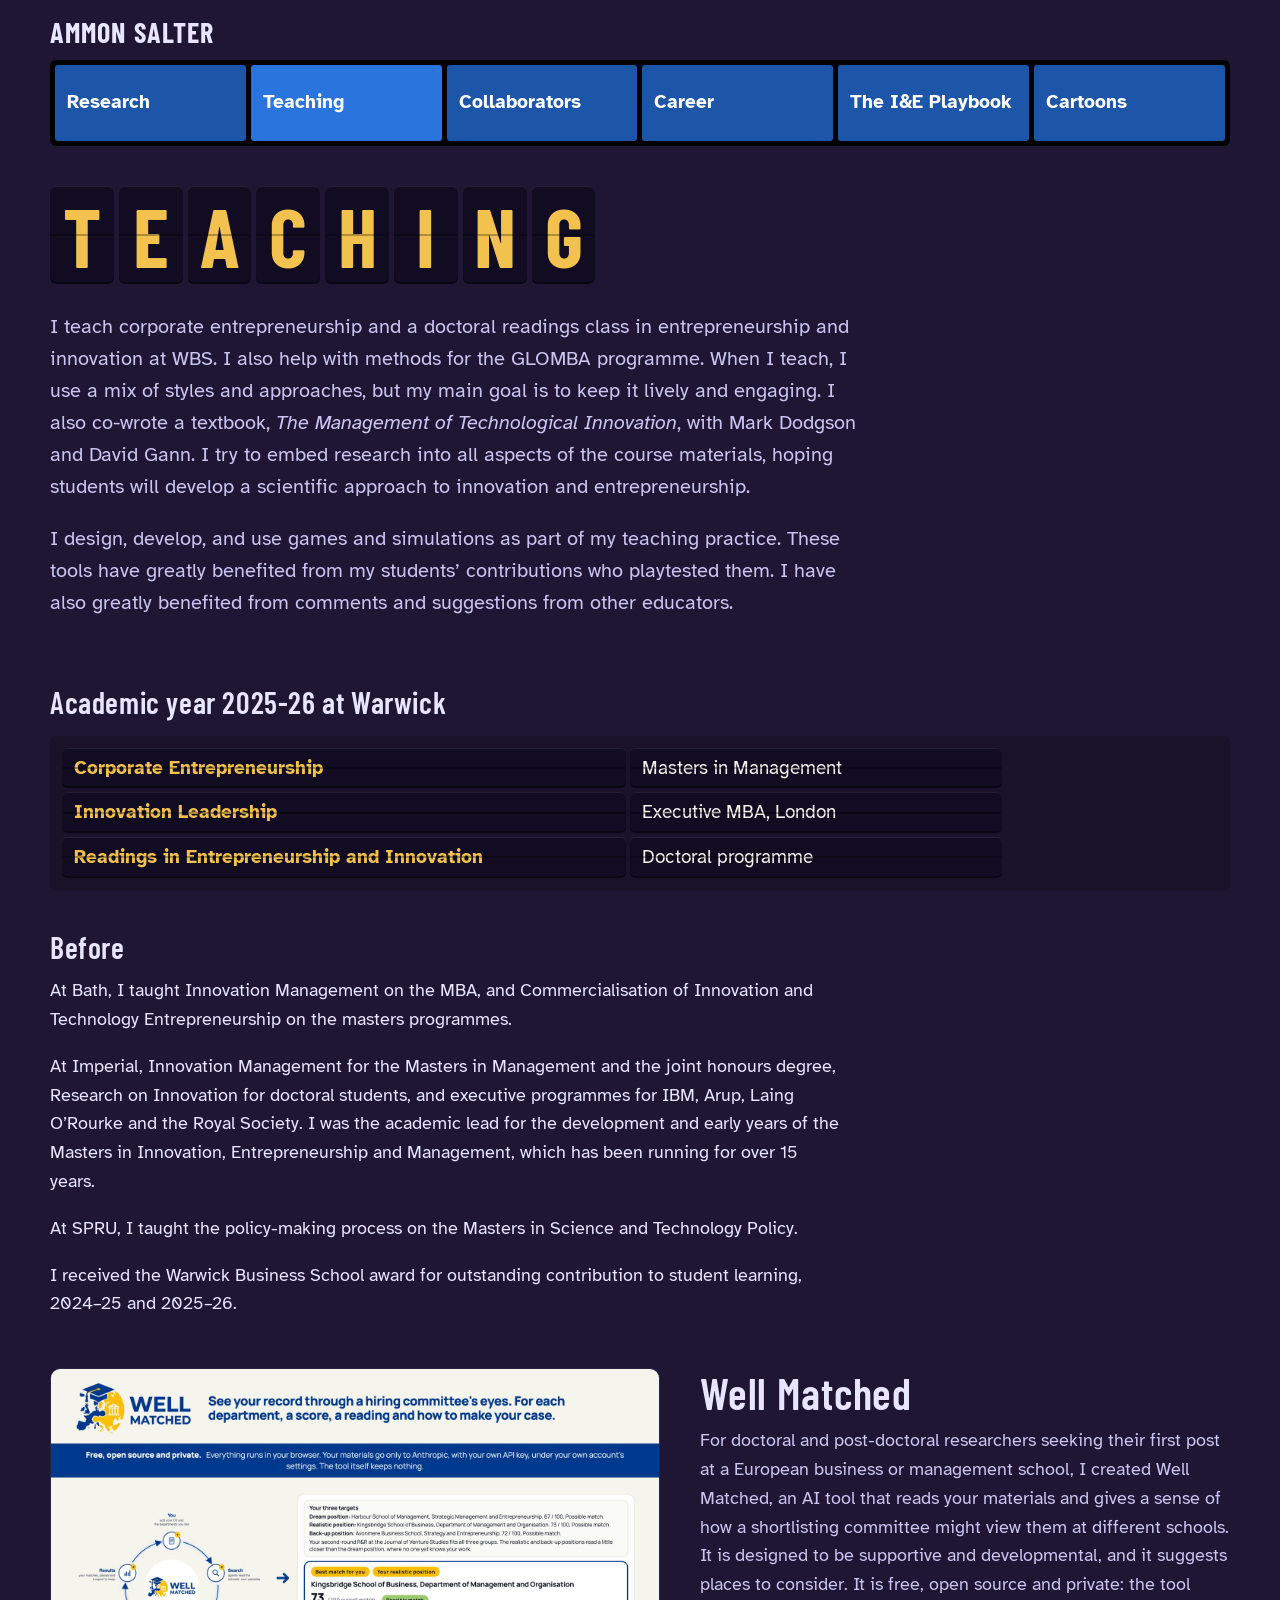
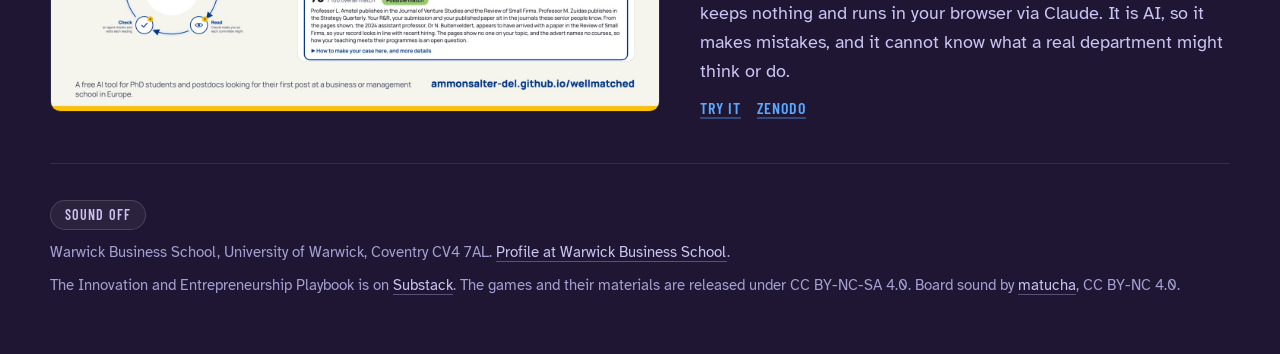
<file: teaching.html>
<!DOCTYPE html>
<html lang="en-GB" data-strand="teaching">
<head>
<meta charset="utf-8">
<meta name="viewport" content="width=device-width, initial-scale=1">
<title>Teaching, Ammon Salter</title>
<meta name="description" content="Teaching by Ammon Salter at Warwick Business School.">
<link rel="canonical" href="https://ammonsalter.org/teaching.html">
<meta property="og:url" content="https://ammonsalter.org/teaching.html">
<meta property="og:image" content="https://ammonsalter.org/images/playbook-posters.jpg">
<meta property="og:type" content="website">
<meta property="og:site_name" content="Ammon Salter">
<meta property="og:title" content="Teaching, Ammon Salter">
<meta property="og:description" content="Teaching by Ammon Salter at Warwick Business School.">
<meta name="twitter:card" content="summary_large_image">
<link rel="icon" href="favicon.svg" type="image/svg+xml">
<link rel="apple-touch-icon" href="apple-touch-icon.png">
<link rel="preconnect" href="https://fonts.googleapis.com">
<link rel="preconnect" href="https://fonts.gstatic.com" crossorigin>
<link href="https://fonts.googleapis.com/css2?family=Barlow+Condensed:wght@500;600;700&family=Atkinson+Hyperlegible:ital,wght@0,400;0,700;1,400&display=swap" rel="stylesheet">
<link rel="stylesheet" href="styles.css">
</head>
<body>
<header class="wrap top">
  <a class="name" href="index.html">Ammon Salter</a>
  <div class="operator">ammon <span>salter</span></div>
</header>
<nav class="wrap deps" aria-label="Pages"><div class="strip">
<a class="ncol" href="research.html">
  <div class="hd"><div class="dest">Research</div></div>
</a>
<a class="ncol here" href="teaching.html" aria-current="page">
  <div class="hd"><div class="dest">Teaching</div></div>
</a>
<a class="ncol" href="collaborators.html">
  <div class="hd"><div class="dest">Collaborators</div></div>
</a>
<a class="ncol" href="cv.html">
  <div class="hd"><div class="dest">Career</div></div>
</a>
<a class="ncol" href="games.html">
  <div class="hd"><div class="dest">The I&amp;E Playbook</div></div>
</a>
<a class="ncol" href="cartoons.html">
  <div class="hd"><div class="dest">Cartoons</div></div>
</a>
</div></nav>
<section class="wrap head">
  <h1 class="solari title" aria-label="TEACHING"><div class="row" data-cells="8"><span>TEACHING</span></div></h1>
  <p class="lede">I teach corporate entrepreneurship and a doctoral readings class in entrepreneurship and innovation at WBS. I also help with methods for the GLOMBA programme. When I teach, I use a mix of styles and approaches, but my main goal is to keep it lively and engaging. I also co-wrote a textbook, <em>The Management of Technological Innovation</em>, with Mark Dodgson and David Gann. I try to embed research into all aspects of the course materials, hoping students will develop a scientific approach to innovation and entrepreneurship.</p><p class="lede">I design, develop, and use games and simulations as part of my teaching practice. These tools have greatly benefited from my students&rsquo; contributions who playtested them. I have also greatly benefited from comments and suggestions from other educators.</p>
</section>
<main class="wrap">
  <h2>Academic year 2025-26 at Warwick</h2>
  <div class="solari" aria-label="Courses this year">
<div class="row" data-cells="44,28"><span>Corporate Entrepreneurship</span><span>Masters in Management</span></div>
<div class="row" data-cells="44,28"><span>Innovation Leadership</span><span>Executive MBA, London</span></div>
<div class="row" data-cells="44,28"><span>Readings in Entrepreneurship and Innovation</span><span>Doctoral programme</span></div>
  </div>
  <h2>Before</h2>
  <p>At Bath, I taught Innovation Management on the MBA, and Commercialisation of Innovation and Technology Entrepreneurship on the masters programmes.</p>
  <p>At Imperial, Innovation Management for the Masters in Management and the joint honours degree, Research on Innovation for doctoral students, and executive programmes for IBM, Arup, Laing O&rsquo;Rourke and the Royal Society. I was the academic lead for the development and early years of the Masters in Innovation, Entrepreneurship and Management, which has been running for over 15 years.</p>
  <p>At SPRU, I taught the policy-making process on the Masters in Science and Technology Policy.</p>
  <p>I received the Warwick Business School award for outstanding contribution to student learning, 2024&ndash;25 and 2025&ndash;26.</p>

  <article class="game" id="well-matched">
    <figure><a href="https://ammonsalter-del.github.io/wellmatched/"><img src="images/well-matched.jpg" alt="Well Matched: see your record through a hiring committee's eyes, with the five steps of a run and an example reading for one department" loading="lazy"></a></figure>
    <div>
      <h2>Well Matched</h2>
      <p>For doctoral and post-doctoral researchers seeking their first post at a European business or management school, I created Well Matched, an AI tool that reads your materials and gives a sense of how a shortlisting committee might view them at different schools. It is designed to be supportive and developmental, and it suggests places to consider. It is free, open source and private: the tool keeps nothing and runs in your browser via Claude. It is AI, so it makes mistakes, and it cannot know what a real department might think or do.</p>
      <p class="links"><a href="https://ammonsalter-del.github.io/wellmatched/">Try it</a><a href="https://doi.org/10.5281/zenodo.23835317">Zenodo</a></p>
    </div>
  </article>
</main>
<footer class="wrap">
  <p class="soundrow"><button type="button" data-sound aria-pressed="false">Sound off</button></p>
  <p>Warwick Business School, University of Warwick, Coventry CV4 7AL. <a href="https://www.wbs.ac.uk/about/person/ammon-salter/">Profile at Warwick Business School</a>.</p>
  <p>The Innovation and Entrepreneurship Playbook is on <a href="https://ieplaybook.substack.com/">Substack</a>. The games and their materials are released under CC BY-NC-SA 4.0. Board sound by <a href="https://freesound.org/s/174056/">matucha</a>, CC BY-NC 4.0.</p>
</footer>
<script src="sounds.js"></script>
<script src="solari.js"></script>
</body>
</html>
</file>
<file: styles.css>
/* ammonsalter, mock 5, 7 October 2026: the first mock's look (the games' night, one colour per strand, letter tiles) on separate tabs */
:root {
  --night: #1e1632; --deep: #140e25; --tile: #110c22; --gap: #120e1a;
  --ink: #e8e5ff; --ink-2: #c9c4f2; --muted: #a39fd0; --line: rgba(170, 190, 255, .14);
  --cyan: #6fe8f3; --amber: #f2c14e; --blue: #5aa9ff; --violet: #b79cff; --rose: #f7a1c4;
  --accent: var(--cyan);
  --display: "Barlow Condensed", "Arial Narrow", "Helvetica Neue", Arial, sans-serif;
  --body: "Atkinson Hyperlegible", "Segoe UI", Helvetica, Arial, sans-serif;
}
html[data-strand="teaching"] { --accent: var(--amber); }
html[data-strand="games"] { --accent: var(--blue); }
html[data-strand="cartoons"] { --accent: var(--violet); }
html[data-strand="cv"] { --accent: var(--ink-2); }
html[data-strand="collaborators"] { --accent: var(--rose); }
* { box-sizing: border-box; }
html { background: var(--night); color: var(--ink); }
body { margin: 0; font-family: var(--body); font-size: 18px; line-height: 1.6; background: var(--night); }
a { color: var(--blue); text-decoration: none; border-bottom: 1px solid rgba(90, 169, 255, .35); }
a:hover, a:focus-visible { color: #fff; border-bottom-color: #fff; }
a:focus-visible, button:focus-visible { outline: 2px solid var(--cyan); outline-offset: 3px; }
p { max-width: 66ch; margin: 0 0 1em; }
.wrap { width: min(1180px, 100% - 32px); margin: 0 auto; }

/* name and tabs */
.top { display: flex; justify-content: space-between; align-items: baseline; gap: 16px; padding: 18px 0 6px; flex-wrap: wrap; }
.top .name { font: 700 28px/1 var(--display); letter-spacing: .04em; color: var(--ink); border: 0; text-transform: uppercase; }
.top nav { display: flex; gap: 22px; flex-wrap: wrap; }
.top nav a { font: 600 18px/1 var(--display); letter-spacing: .08em; text-transform: uppercase; color: var(--ink-2); border: 0; padding: 6px 0; border-bottom: 2px solid transparent; }
.top nav a:hover { color: #fff; }
.top nav a[aria-current="page"] { color: #fff; border-bottom-color: var(--accent); }

/* head of a tab page */
.head { padding: 40px 0 6px; }
.head .lede { font-size: 20px; color: var(--ink-2); max-width: 62ch; margin-top: 18px; }
h2 { font: 600 clamp(22px, 2.4vw, 30px)/1.15 var(--display); letter-spacing: .02em; margin: 40px 0 12px; color: var(--ink); }
.lede { font-size: 20px; color: var(--ink-2); }
.small { font-size: 15px; color: var(--muted); }
.pending { color: var(--amber); font-size: 14px; }

/* home */
.hero { padding: 12px 0 8px; }
.boardwrap { display: flex; justify-content: center; }
#wall { display: block; max-width: 100%; }
#caption { margin: 8px 0 0; max-width: none; min-height: 1.4em; text-align: center; font: 600 clamp(16px, 1.7vw, 22px)/1.4 var(--display); letter-spacing: .03em; color: var(--ink-2); }
.controls { display: flex; justify-content: center; flex-wrap: wrap; gap: 10px; margin-top: 10px; }
.controls button { font: 600 15px/1 var(--display); letter-spacing: .08em; text-transform: uppercase; color: var(--ink-2);
  background: rgba(255,255,255,.05); border: 1px solid var(--line); border-radius: 999px; padding: 10px 18px; min-height: 40px; cursor: pointer; }
.controls button:hover { background: rgba(255,255,255,.11); color: #fff; }
.controls button[hidden] { display: none; }
.intro { padding: 48px 0 10px; display: grid; grid-template-columns: minmax(0, 1fr) minmax(0, 1fr); gap: 20px 56px; }
.intro p { font-size: 18px; color: var(--ink-2); }
.intro div:first-child p:first-child { color: var(--ink); }
@media (max-width: 760px) { .intro { grid-template-columns: 1fr; } }
.profiles { font: 600 16px/1.8 var(--display); letter-spacing: .08em; text-transform: uppercase; }
.profiles a { margin-right: 18px; }

/* letter tiles: page titles (as the first mock's flipping headings) and the lists */
.solari { background: rgba(0,0,0,.18); border-radius: 6px; padding: 18px 20px; margin: 16px 0 8px; overflow-x: auto; }
.solari .row { display: flex; gap: 3px; white-space: nowrap; margin: 0 0 10px; font-size: 18px; }
@media (max-width: 600px) { .solari .row { font-size: 16px; } }
.solari .row:last-child { margin-bottom: 0; }
.solari .seg { display: inline-flex; gap: 2px; margin-right: 18px; }
.solari .seg:last-child { margin-right: 0; }
.solari.title { display: inline-block; background: none; padding: 0; margin: 0; }
.solari.title .row { font-size: clamp(40px, 6.4vw, 84px); gap: .06em; flex-wrap: wrap; white-space: normal; row-gap: .15em; }
.solari.title .seg { gap: .06em; margin-right: .45em; }
.solari.title .seg:last-child { margin-right: 0; }
.solari.title .cell { width: .78em; height: 1.2em; }
.solari.title .cell .half > span, .solari.title .cell .leaf > span { color: var(--accent); line-height: 1.2em; }
.solari.inline { display: inline-block; background: none; padding: 0; margin: 0 0 4px; vertical-align: middle; }
.solari.inline .row { font-size: 15px; }
.cell { position: relative; display: inline-block; width: .76em; height: 1.18em; font: 700 1em/1.18 var(--display); perspective: 600px; }
.cell .half, .cell .leaf { display: block; position: absolute; left: 0; width: 100%; height: 50%; overflow: hidden; background: var(--tile); border-radius: .07em; }
.cell .half > span, .cell .leaf > span { position: absolute; left: 0; top: 0; width: 100%; height: 200%; text-align: center; line-height: 1.18em; color: var(--ink); }
.cell .top, .cell .ltop { top: 0; border-radius: .07em .07em 0 0; }
.cell .bottom, .cell .lbottom { top: 50%; border-radius: 0 0 .07em .07em; }
.cell .bottom > span, .cell .lbottom > span { top: -100%; }
.cell .top { box-shadow: inset 0 1px 0 rgba(255,255,255,.08); }
.cell .bottom { box-shadow: inset 0 -2px 0 rgba(0,0,0,.4); }
.cell::after { content: ""; position: absolute; left: 0; right: 0; top: 50%; height: 1px; background: rgba(0,0,0,.55); transform: translateY(-.5px); z-index: 3; }
.cell .leaf { z-index: 2; backface-visibility: hidden; visibility: hidden; }
.cell .ltop { transform-origin: 50% 100%; }
.cell .lbottom { transform-origin: 50% 0%; transform: rotateX(90deg); }
.solari:not(.title) .cell .half > span, .solari:not(.title) .cell .leaf > span { color: #f4f3ee; }
.solari:not(.title):not(.inline) .seg:first-child .cell .half > span, .solari:not(.title):not(.inline) .seg:first-child .cell .leaf > span { color: var(--accent); }
.solari.inline .cell .half > span, .solari.inline .cell .leaf > span { color: var(--accent); }
.solari a.rowlink { text-decoration: none; display: flex; gap: 3px; border: 0; }
.solari a.rowlink:hover .cell .half > span { color: var(--accent); }
.boardnote { font-size: 15px; color: var(--muted); margin: 8px 0 0; }

/* the list boards as lines of ordinary text: each column of a row is one wide flap (his word, 8 Oct: the letter boards were very hard to read) */
.solari.lines { padding: 12px 12px; }
.solari.lines .row { display: flex; gap: 4px; margin: 0 0 4px; font: 400 19px/1.3 var(--body); white-space: nowrap; }
.solari.lines .row:last-child { margin-bottom: 0; }
.solari.lines a.rowlink { display: flex; gap: 4px; border: 0; }
.solari.lines .seg { position: relative; display: block; flex: 0 0 auto; margin: 0; perspective: 900px; }
.solari.lines .seg .size { display: block; padding: 8px 14px 8px 12px; visibility: hidden; overflow: hidden; text-overflow: ellipsis; }   /* 2px wider than the flaps' text, so a sub-pixel width never wraps a line the sizing copy did not */
.solari.lines .seg .half, .solari.lines .seg .leaf { position: absolute; left: 0; width: 100%; height: 50%; overflow: hidden; background: var(--tile); }
.solari.lines .seg .half > span, .solari.lines .seg .leaf > span { position: absolute; left: 0; top: 0; width: 100%; height: 200%; display: block; padding: 8px 12px; color: #f4f3ee; overflow: hidden; text-overflow: ellipsis; }
.solari.lines .seg .top, .solari.lines .seg .ltop { top: 0; border-radius: 5px 5px 0 0; }
.solari.lines .seg .bottom, .solari.lines .seg .lbottom { top: 50%; border-radius: 0 0 5px 5px; }
.solari.lines .seg .bottom > span, .solari.lines .seg .lbottom > span { top: -100%; }
.solari.lines .seg .top { box-shadow: inset 0 1px 0 rgba(255,255,255,.08); }
.solari.lines .seg .bottom { box-shadow: inset 0 -2px 0 rgba(0,0,0,.4); }
.solari.lines .seg::after { content: ""; position: absolute; left: 0; right: 0; top: 50%; height: 1px; background: rgba(0,0,0,.6); transform: translateY(-.5px); z-index: 3; }
.solari.lines .seg .leaf { z-index: 2; backface-visibility: hidden; visibility: hidden; }
.solari.lines .seg .ltop { transform-origin: 50% 100%; }
.solari.lines .seg .lbottom { transform-origin: 50% 0%; transform: rotateX(90deg); }
.solari.lines .seg:first-child .half > span, .solari.lines .seg:first-child .leaf > span { color: var(--accent); font-weight: 700; }
.solari.lines .seg:nth-child(n+3) .half > span, .solari.lines .seg:nth-child(n+3) .leaf > span { color: var(--ink-2); }
.solari.lines a.rowlink:hover .half > span, .solari.lines a.rowlink:focus-visible .half > span { color: #fff; }
@media (max-width: 700px) {
  .solari.lines { padding: 10px; }
  .solari.lines .row, .solari.lines a.rowlink { flex-wrap: wrap; white-space: normal; }
  .solari.lines .row { font-size: 17px; margin-bottom: 8px; }
  .solari.lines .seg { width: auto !important; flex: 1 1 100%; }
  .solari.lines .seg:first-child { flex: 1 1 100%; }   /* 9 Oct: a two-word name wrapped inside a one-line flap and clipped, so the name takes its own line on a phone */
  .solari.lines .seg:nth-child(2), .solari.lines .seg:nth-child(3) { flex: 1 1 40%; }
  .solari.lines .seg .size, .solari.lines .seg .half > span, .solari.lines .seg .leaf > span { white-space: normal; text-overflow: clip; }
}

/* timeline (research) */
.timeline { display: grid; grid-template-columns: repeat(29, minmax(0, 1fr)); gap: 4px; align-items: end; margin: 14px 0 6px; max-width: 980px; }
@media (max-width: 600px) { .timeline { gap: 2px; } }
.tcol { display: flex; flex-direction: column; align-items: center; }
.tstack { display: flex; flex-direction: column-reverse; gap: 3px; }
.tsq { display: block; width: clamp(8px, 2vw, 22px); height: clamp(8px, 2vw, 22px); background: rgba(232,229,255,.22); border: 0; border-radius: 2px; }
.tsq:hover, .tsq:focus-visible { background: #fff; }
.tsq.sel { background: var(--accent); }
.tyear { position: relative; width: 100%; margin-top: 6px; height: 12px; }
.tyear span { position: absolute; left: 50%; transform: translateX(-50%); font: 600 12px/1 var(--display); letter-spacing: .04em; color: var(--muted); white-space: nowrap; }
.tkey { font-size: 14px; color: var(--muted); margin: 6px 0 0; }
.tkey i { display: inline-block; width: 11px; height: 11px; border-radius: 2px; background: var(--accent); vertical-align: -1px; margin-right: 6px; }

/* lists */
.list { list-style: none; margin: 0; padding: 0; max-width: 900px; }
.list li { padding: 12px 0; border-top: 1px solid var(--line); }
.list li:first-child { border-top: 0; }
.list .t { margin: 0; max-width: none; color: var(--ink); }
.list .t em { color: var(--ink-2); }
.list .m { margin: 2px 0 0; font-size: 15px; color: var(--muted); max-width: none; }
.list .m a { color: var(--muted); }
.yearhead { display: flex; align-items: center; gap: 14px; margin: 30px 0 4px; }
.yearhead .count { font-size: 15px; color: var(--muted); }

/* games */
.game { display: grid; grid-template-columns: minmax(0, 1.15fr) minmax(0, 1fr); gap: 20px 40px; align-items: start; padding: 32px 0; border-top: 1px solid var(--line); }
.game:first-of-type { border-top: 0; }
.game h2 { margin: 0 0 8px; font-size: clamp(30px, 3.4vw, 44px); }
.game figure { margin: 0; background: var(--deep); border: 1px solid var(--line); border-radius: 10px; overflow: hidden; }
.game img { display: block; width: 100%; height: auto; }
.game figure.empty { aspect-ratio: 16 / 10; display: grid; place-items: center; text-align: center; padding: 24px; color: var(--muted); }
.game p { margin: 0 0 10px; color: var(--ink-2); }
.game .links { font: 600 16px/1.6 var(--display); letter-spacing: .06em; text-transform: uppercase; }
.game .links a { margin-right: 16px; border-bottom-width: 2px; }
@media (max-width: 820px) { .game { grid-template-columns: 1fr; } }
.game h2 .logo { display: inline-block; height: 64px; width: auto; vertical-align: middle; margin: 0 16px 8px 0; border-radius: 10px; }
.game h2 .logo.card { background: #f4f3ee; padding: 8px 12px; }
.game h2 .logo.wide { height: 60px; }
.list.tools li { display: flex; gap: 18px; align-items: flex-start; }
.list.tools li img { flex: 0 0 150px; width: 150px; height: auto; border-radius: 6px; border: 1px solid var(--line); margin-top: 4px; }
@media (max-width: 600px) { .list.tools li { flex-wrap: wrap; } .list.tools li img { flex-basis: 120px; width: 120px; } }

/* cartoons */
.viewer { padding-top: 24px; }
.thumbs { display: flex; justify-content: center; flex-wrap: wrap; gap: 8px; margin-top: 18px; max-width: 900px; margin-left: auto; margin-right: auto; }
.thumbs button { background: none; border: 2px solid transparent; padding: 0; cursor: pointer; border-radius: 2px; }
.thumbs button[aria-current="true"] { border-color: var(--accent); }
.thumbs img { display: block; height: 72px; width: auto; }

footer { margin-top: 64px; padding: 36px 0 48px; border-top: 1px solid var(--line); color: var(--muted); font-size: 15px; }
footer p { margin: 0 0 .6em; max-width: none; }
footer a { color: var(--ink-2); border-bottom-color: rgba(201,196,242,.35); }

/* the newsletter: a link in the name row, a panel on the home and Playbook pages */
.top { align-items: baseline; }
.subscribe { display: grid; grid-template-columns: minmax(0, .6fr) minmax(0, 1.6fr); gap: 20px 32px; align-items: center; margin: 40px auto 8px; padding: 22px 28px; background: rgba(0,0,0,.18); border: 1px solid var(--line); border-radius: 10px; }
.subscribe h2 { margin: 0 0 10px; }
.subscribe p { color: var(--ink-2); margin-bottom: 10px; }
.subscribe .links { font: 600 16px/1.8 var(--display); letter-spacing: .06em; text-transform: uppercase; margin: 0; }
.subscribe .links a { margin-right: 18px; border-bottom-width: 2px; }
.subscribe .links a.btn { display: inline-block; background: var(--amber); color: #1e1632; border: 0; border-radius: 999px; padding: 10px 18px; margin-right: 18px; }
.subscribe .links a.btn:hover, .subscribe .links a.btn:focus-visible { background: #fff; color: #1e1632; }
.subscribe .posters { display: block; width: 100%; height: auto; border-radius: 8px; }
.banner { margin: 0 0 24px; max-width: 420px; } .banner img { display: block; width: 100%; height: auto; border-radius: 10px; }

@media (max-width: 760px) { .subscribe { grid-template-columns: 1fr; padding: 20px 18px; } }

/* the tabs as a departures strip (every page) */
.top .operator { display: none; }
.deps { padding: 8px 0 0; }
.strip { display: grid; grid-template-columns: repeat(6, minmax(130px, 1fr)); gap: 5px; background: #000; padding: 5px; border-radius: 6px; overflow-x: auto; font-family: var(--body); }
.ncol { display: flex; flex-direction: column; background: #0b0b0d; color: #fff; text-decoration: none; border: 0; border-radius: 3px; overflow: hidden; }
.ncol { height: 76px; }
.ncol .hd { padding: 8px 12px; display: flex; flex-direction: column; justify-content: center; flex: 1; min-height: 0; background: #1d55a8; }
.ncol.here .hd { background: #2a74dd; }
.ncol:hover .hd, .ncol:focus-visible .hd { background: #3384f0; }
.ncol .dest { font-weight: 700; font-size: 19px; line-height: 1.15; }
@media (max-width: 760px) {
  /* 9 Oct: six boxes in one row meant scrolling sideways to find a tab on a phone; two rows of three instead, all six in view */
  .strip { grid-template-columns: repeat(3, 1fr); gap: 4px; padding: 4px; overflow-x: visible; }
  .ncol { height: auto; min-height: 52px; }
  .ncol .hd { padding: 7px 7px; }
  .ncol .dest { font-size: 15px; line-height: 1.1; }
}
@media (max-width: 380px) { .ncol .dest { font-size: 12px; } .ncol .hd { padding: 7px 5px; } }

/* 9 Oct: long page titles (COLLABORATORS) overflowed a phone screen; scale the tiles down there */
@media (max-width: 760px) { .solari.title .row { font-size: clamp(24px, 8vw, 44px); } }

/* 9 Oct: the sound could only be switched on from the home page or the cartoon viewer, so the other five pages were silent */
.soundrow { margin: 0 0 10px; }
.soundrow button { font: 600 14px/1 var(--display); letter-spacing: .08em; text-transform: uppercase; color: var(--ink-2);
  background: rgba(255,255,255,.06); border: 1px solid rgba(255,255,255,.14); border-radius: 999px; padding: 7px 14px; cursor: pointer; }
.soundrow button:hover, .soundrow button:focus-visible { background: rgba(255,255,255,.11); color: #fff; }
body:has(.controls) .soundrow { display: none; }   /* the home page and the cartoon viewer have their own */
.profiles a.mbd { border-bottom: 0; display: inline-block; vertical-align: middle; opacity: .8; } .profiles a.mbd:hover { opacity: 1; } .profiles a.mbd img { display: block; height: auto; }
</file>
